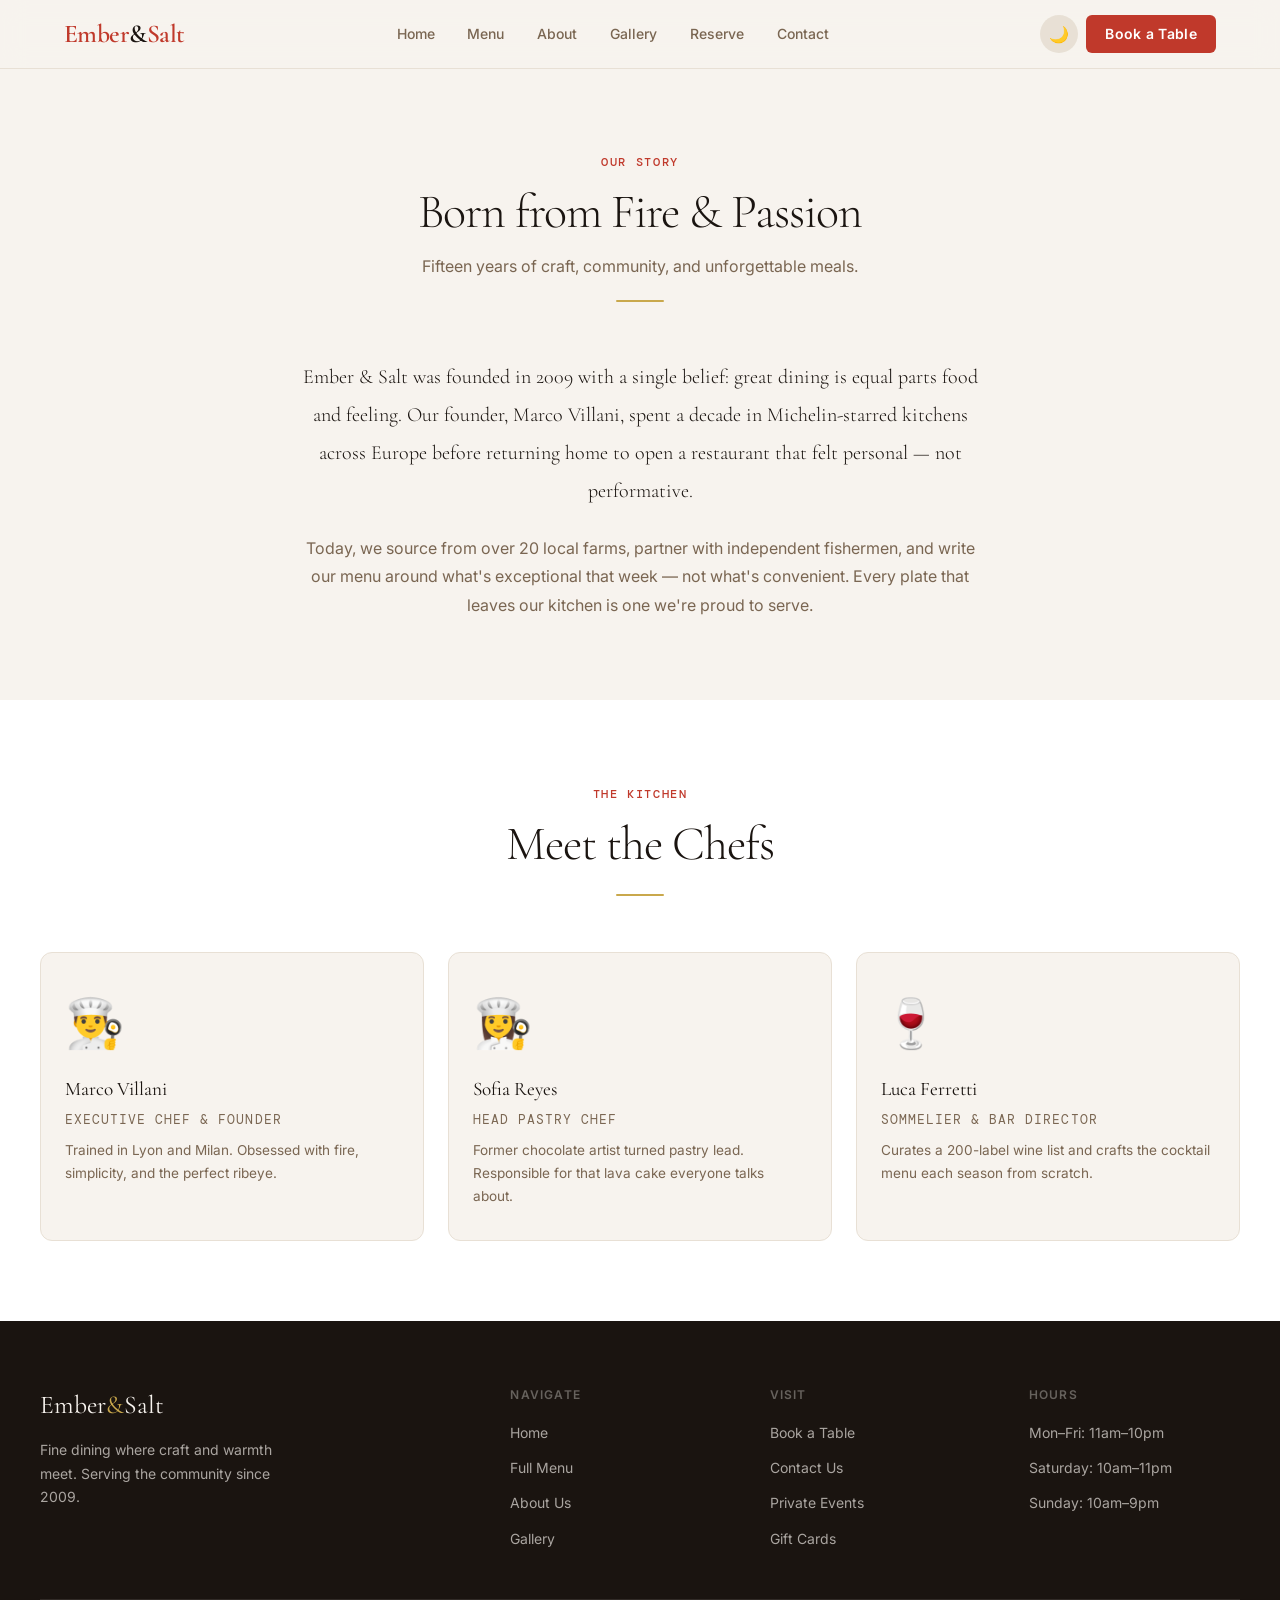
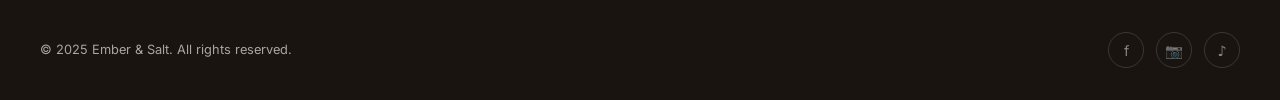
<file: about.html>
<!DOCTYPE html>
<html lang="en">
<head>
    <meta charset="UTF-8">
    <meta name="viewport" content="width=device-width, initial-scale=1.0">
    <title>About Us — Ember & Salt</title>
    <link rel="preconnect" href="https://fonts.googleapis.com">
    <link rel="preconnect" href="https://fonts.gstatic.com" crossorigin>
    <link href="https://fonts.googleapis.com/css2?family=Cormorant+Garamond:ital,wght@0,300;0,400;0,600;1,300;1,400&family=Inter:wght@300;400;500;600&family=DM+Mono:wght@400;500&display=swap" rel="stylesheet">
    <link rel="stylesheet" href="css/variables.css">
    <link rel="stylesheet" href="css/style.css">
    <link rel="stylesheet" href="css/animations.css">
    <link rel="stylesheet" href="css/responsive.css">
</head>
<body>

<div id="scroll-progress"></div>
<header id="site-header">
    <div class="nav-inner">
        <a href="index.html" class="nav-logo">Ember<span>&</span>Salt</a>
        <nav aria-label="Main navigation">
            <a href="index.html">Home</a>
            <a href="menu.html">Menu</a>
            <a href="about.html">About</a>
            <a href="gallery.html">Gallery</a>
            <a href="reservation.html">Reserve</a>
            <a href="contact.html">Contact</a>
        </nav>
        <div class="nav-actions">
            <button class="btn-theme" id="theme-toggle" aria-label="Toggle dark mode">🌙</button>
            <a href="reservation.html" class="btn-reserve">Book a Table</a>
            <button class="hamburger" id="hamburger" aria-label="Open menu" aria-expanded="false">
                <span></span><span></span><span></span>
            </button>
        </div>
    </div>
</header>

<div class="mobile-nav" id="mobile-nav">
    <a href="index.html"       class="mobile-link">Home</a>
    <a href="menu.html"        class="mobile-link">Menu</a>
    <a href="about.html"       class="mobile-link">About</a>
    <a href="gallery.html"     class="mobile-link">Gallery</a>
    <a href="reservation.html" class="mobile-link">Book a Table</a>
    <a href="contact.html"     class="mobile-link">Contact</a>
</div>

<main style="padding-top:68px">

    <!-- Story -->
    <section id="about-us">
        <div class="container">
            <div class="section-header fade-in">
                <span class="section-label">Our Story</span>
                <h2>Born from Fire & Passion</h2>
                <p>Fifteen years of craft, community, and unforgettable meals.</p>
                <div class="divider"></div>
            </div>
            <div style="max-width:680px;margin:0 auto;text-align:center" class="fade-in">
                <p style="font-family:var(--font-display);font-size:1.25rem;font-weight:300;line-height:1.9;color:var(--ink)">
                    Ember & Salt was founded in 2009 with a single belief: great dining is equal parts food and feeling.
                    Our founder, Marco Villani, spent a decade in Michelin-starred kitchens across Europe before returning
                    home to open a restaurant that felt personal — not performative.
                </p>
                <p style="margin-top:1.5rem;color:var(--warm-mid);line-height:1.8">
                    Today, we source from over 20 local farms, partner with independent fishermen, and write our menu
                    around what's exceptional that week — not what's convenient. Every plate that leaves our kitchen
                    is one we're proud to serve.
                </p>
            </div>
        </div>
    </section>

    <!-- Chefs -->
    <section id="our-chefs" style="background:var(--white)">
        <div class="container">
            <div class="section-header fade-in">
                <span class="section-label">The Kitchen</span>
                <h2>Meet the Chefs</h2>
                <div class="divider"></div>
            </div>
            <div class="why-grid">
                <div class="why-card fade-in" style="background:var(--salt);border-color:var(--border);text-align:left">
                    <div style="font-size:3rem;margin-bottom:1rem">👨‍🍳</div>
                    <h3 style="color:var(--ink)">Marco Villani</h3>
                    <p style="color:var(--warm-mid);font-size:0.8rem;margin-bottom:0.5rem;font-family:var(--font-mono);text-transform:uppercase;letter-spacing:0.08em">Executive Chef & Founder</p>
                    <p style="color:var(--warm-mid)">Trained in Lyon and Milan. Obsessed with fire, simplicity, and the perfect ribeye.</p>
                </div>
                <div class="why-card fade-in" style="background:var(--salt);border-color:var(--border);text-align:left">
                    <div style="font-size:3rem;margin-bottom:1rem">👩‍🍳</div>
                    <h3 style="color:var(--ink)">Sofia Reyes</h3>
                    <p style="color:var(--warm-mid);font-size:0.8rem;margin-bottom:0.5rem;font-family:var(--font-mono);text-transform:uppercase;letter-spacing:0.08em">Head Pastry Chef</p>
                    <p style="color:var(--warm-mid)">Former chocolate artist turned pastry lead. Responsible for that lava cake everyone talks about.</p>
                </div>
                <div class="why-card fade-in" style="background:var(--salt);border-color:var(--border);text-align:left">
                    <div style="font-size:3rem;margin-bottom:1rem">🍷</div>
                    <h3 style="color:var(--ink)">Luca Ferretti</h3>
                    <p style="color:var(--warm-mid);font-size:0.8rem;margin-bottom:0.5rem;font-family:var(--font-mono);text-transform:uppercase;letter-spacing:0.08em">Sommelier & Bar Director</p>
                    <p style="color:var(--warm-mid)">Curates a 200-label wine list and crafts the cocktail menu each season from scratch.</p>
                </div>
            </div>
        </div>
    </section>

</main>

<footer>
    <div class="footer-grid">
        <div class="footer-brand"><div class="logo">Ember<span>&</span>Salt</div><p>Fine dining where craft and warmth meet. Serving the community since 2009.</p></div>
        <div class="footer-col"><h5>Navigate</h5><ul><li><a href="index.html">Home</a></li><li><a href="menu.html">Full Menu</a></li><li><a href="about.html">About Us</a></li><li><a href="gallery.html">Gallery</a></li></ul></div>
        <div class="footer-col"><h5>Visit</h5><ul><li><a href="reservation.html">Book a Table</a></li><li><a href="contact.html">Contact Us</a></li><li><a href="contact.html">Private Events</a></li><li><a href="contact.html">Gift Cards</a></li></ul></div>
        <div class="footer-col"><h5>Hours</h5><ul><li><a>Mon–Fri: 11am–10pm</a></li><li><a>Saturday: 10am–11pm</a></li><li><a>Sunday: 10am–9pm</a></li></ul></div>
    </div>
    <div class="footer-bottom">
        <span>© 2025 Ember & Salt. All rights reserved.</span>
        <div class="social-links"><a href="#" class="social-link" aria-label="Facebook">f</a><a href="#" class="social-link" aria-label="Instagram">📷</a><a href="#" class="social-link" aria-label="TikTok">♪</a></div>
    </div>
</footer>

<button id="back-to-top" aria-label="Back to top">↑</button>
<div class="toast-stack" id="toast-stack" aria-live="polite"></div>

<script src="js/main.js"></script>
<script src="js/customer-auth.js"></script>
</body>
</html>
</file>
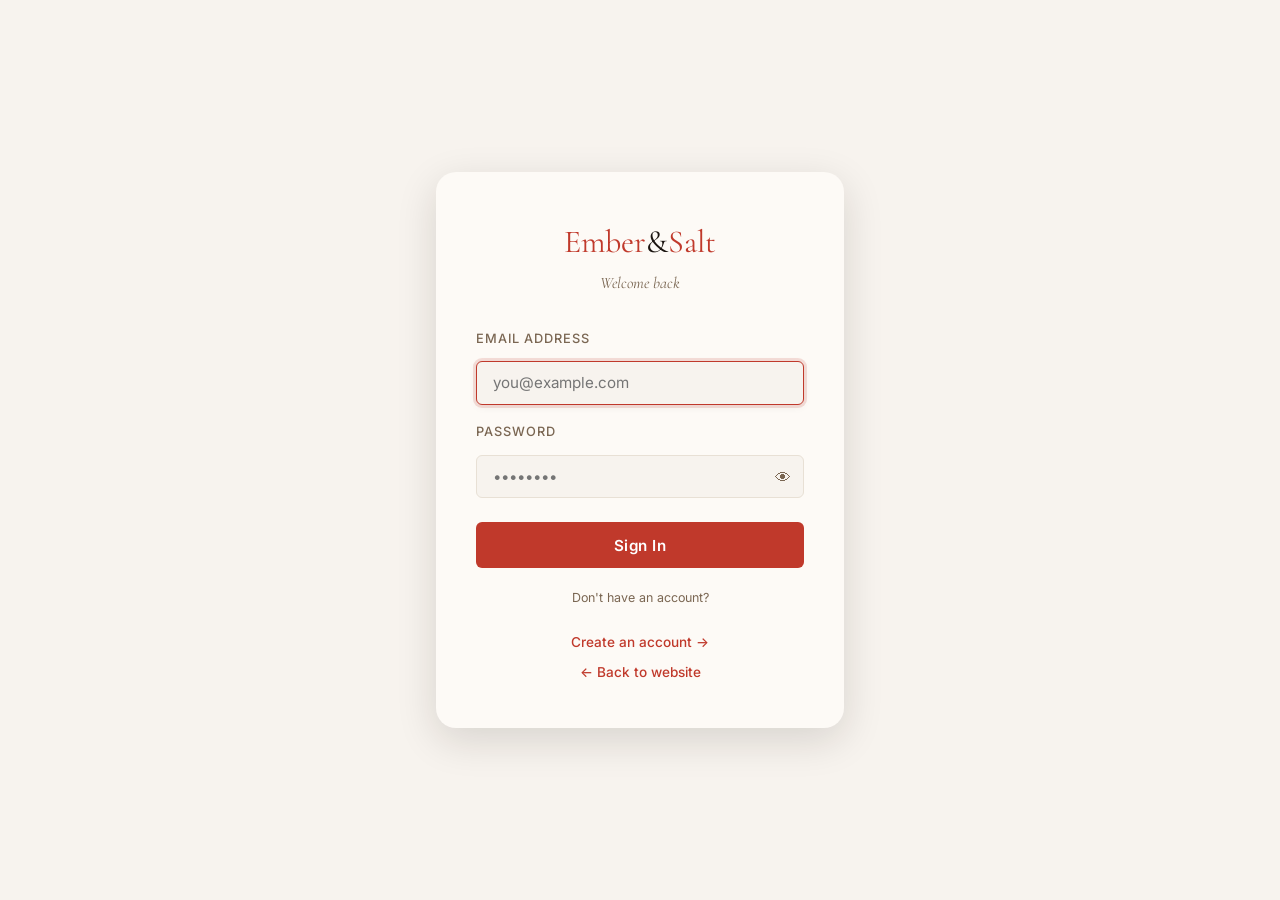
<file: account-login.html>
<!DOCTYPE html>
<html lang="en">
<head>
    <meta charset="UTF-8">
    <meta name="viewport" content="width=device-width, initial-scale=1.0">
    <title>Sign In — Ember & Salt</title>
    <link rel="preconnect" href="https://fonts.googleapis.com">
    <link rel="preconnect" href="https://fonts.gstatic.com" crossorigin>
    <link href="https://fonts.googleapis.com/css2?family=Cormorant+Garamond:ital,wght@0,300;0,400;0,600;1,300;1,400&family=Inter:wght@300;400;500;600&family=DM+Mono:wght@400;500&display=swap" rel="stylesheet">
    <link rel="stylesheet" href="css/variables.css">
    <link rel="stylesheet" href="css/style.css">
    <link rel="stylesheet" href="css/animations.css">
    <style>
        body { display:flex; align-items:center; justify-content:center; min-height:100vh; background:var(--salt); }
        .auth-wrap  { width:100%; max-width:440px; padding:1rem; }
        .auth-card  { background:var(--card-bg); border-radius:var(--radius-lg); box-shadow:var(--shadow-hover); padding:2.75rem 2.5rem; }
        .auth-logo  { text-align:center; font-family:var(--font-display); font-size:2rem; color:var(--ember); margin-bottom:0.25rem; }
        .auth-logo span { color:var(--ink); }
        .auth-subtitle { text-align:center; font-size:1rem; font-weight:400; color:var(--warm-mid); margin-bottom:2rem; font-family:var(--font-display); font-style:italic; }
        .form-group  { margin-top:1rem; }
        .form-group label { display:block; font-size:0.8rem; font-weight:500; text-transform:uppercase; letter-spacing:0.08em; color:var(--warm-mid); margin-bottom:0.4rem; }
        .form-group input { width:100%; padding:0.7rem 1rem; border:1px solid var(--border); border-radius:var(--radius-sm); background:var(--salt); color:var(--ink); font-family:var(--font-body); font-size:0.95rem; transition:border-color var(--transition); }
        .form-group input:focus { outline:none; border-color:var(--ember); }
        .form-group input.error { border-color:var(--ember); }
        .field-error { display:none; font-size:0.78rem; color:var(--ember); margin-top:0.3rem; }
        .form-group input.error ~ .field-error { display:block; }
        .btn-submit { width:100%; margin-top:1.5rem; padding:0.85rem; background:var(--ember); color:#fff; border-radius:var(--radius-sm); font-size:0.95rem; font-weight:600; letter-spacing:0.03em; cursor:pointer; border:none; transition:opacity var(--transition); }
        .btn-submit:hover:not(:disabled) { opacity:0.88; }
        .btn-submit:disabled { opacity:0.6; cursor:not-allowed; }
        .auth-error { color:var(--ember); font-size:0.85rem; margin-top:0.85rem; text-align:center; display:none; }
        .auth-error.show { display:block; }
        .auth-footer { text-align:center; margin-top:1.5rem; font-size:0.85rem; color:var(--warm-mid); }
        .auth-footer a { color:var(--ember); font-weight:500; }
        .auth-divider { text-align:center; margin:1.25rem 0 0; font-size:0.78rem; color:var(--warm-mid); }
        .password-wrap { position:relative; }
        .password-wrap input { padding-right:2.75rem; }
        .toggle-pw { position:absolute; right:0.8rem; top:50%; transform:translateY(-50%); background:none; border:none; cursor:pointer; color:var(--warm-mid); font-size:1rem; padding:0; }
        .toggle-pw:hover { color:var(--ember); }
    </style>
</head>
<body>
<div class="auth-wrap">
    <div class="auth-card">
        <div class="auth-logo">Ember<span>&</span>Salt</div>
        <p class="auth-subtitle">Welcome back</p>

        <form id="login-form" novalidate>
            <input type="hidden" name="csrf_token" id="csrf-token">

            <div class="form-group">
                <label for="email">Email address</label>
                <input type="email" id="email" name="email" placeholder="you@example.com" required autofocus
                       autocomplete="email">
                <span class="field-error">Enter a valid email address.</span>
            </div>

            <div class="form-group">
                <label for="password">Password</label>
                <div class="password-wrap">
                    <input type="password" id="password" name="password" placeholder="••••••••" required
                           autocomplete="current-password">
                    <button type="button" class="toggle-pw" id="toggle-pw" aria-label="Toggle password visibility">👁</button>
                </div>
                <span class="field-error">Password is required.</span>
            </div>

            <button type="submit" class="btn-submit" id="submit-btn">Sign In</button>
            <p class="auth-error" id="auth-error" role="alert"></p>
        </form>

        <p class="auth-divider">Don't have an account?</p>
        <p class="auth-footer"><a href="register.html">Create an account →</a></p>
        <p class="auth-footer" style="margin-top:0.5rem"><a href="index.html">← Back to website</a></p>
    </div>
</div>

<div class="toast-stack" id="toast-stack" aria-live="polite"></div>

<script src="js/main.js"></script>
<script src="js/customer-auth.js"></script>
<script>
(async () => {
    // Redirect if already logged in
    try {
        const res  = await fetch('php/customer_auth_check.php');
        const data = await res.json();
        if (data.success) { window.location.href = 'account.html'; return; }
    } catch {}

    // Fetch CSRF token
    const token = await getCsrfToken('customer_login');
    if (token) document.getElementById('csrf-token').value = token;

    // Password toggle
    document.getElementById('toggle-pw')?.addEventListener('click', () => {
        const pw = document.getElementById('password');
        pw.type = pw.type === 'password' ? 'text' : 'password';
    });

    // Form submit
    const form      = document.getElementById('login-form');
    const errorEl   = document.getElementById('auth-error');
    const submitBtn = document.getElementById('submit-btn');

    form.addEventListener('submit', async e => {
        e.preventDefault();
        errorEl.classList.remove('show');

        const emailInput = document.getElementById('email');
        const pwInput    = document.getElementById('password');
        let valid = true;

        if (!emailInput.value.trim() || !/^[^\s@]+@[^\s@]+\.[^\s@]+$/.test(emailInput.value)) {
            emailInput.classList.add('error'); valid = false;
        }
        if (!pwInput.value) { pwInput.classList.add('error'); valid = false; }
        if (!valid) return;

        submitBtn.disabled    = true;
        submitBtn.textContent = 'Signing in…';

        try {
            const res  = await fetch('php/customer_login.php', { method:'POST', body: new FormData(form) });
            const data = await res.json();

            if (data.success) {
                showToast('Welcome back!', 'success');
                const params = new URLSearchParams(window.location.search);
                    const returnTo = params.get('return');
                    setTimeout(() => window.location.href = returnTo || data.data.redirect, 500);
            } else {
                errorEl.textContent = data.message || 'Invalid credentials.';
                errorEl.classList.add('show');
                // Refresh CSRF token after failure
                const newToken = await getCsrfToken('customer_login');
                if (newToken) document.getElementById('csrf-token').value = newToken;
                submitBtn.disabled    = false;
                submitBtn.textContent = 'Sign In';
            }
        } catch {
            errorEl.textContent = 'Network error. Please try again.';
            errorEl.classList.add('show');
            submitBtn.disabled    = false;
            submitBtn.textContent = 'Sign In';
        }
    });

    // Clear error state on input
    ['email','password'].forEach(id => {
        document.getElementById(id)?.addEventListener('input', function(){ this.classList.remove('error'); });
    });
})();
</script>
</body>
</html>
</file>
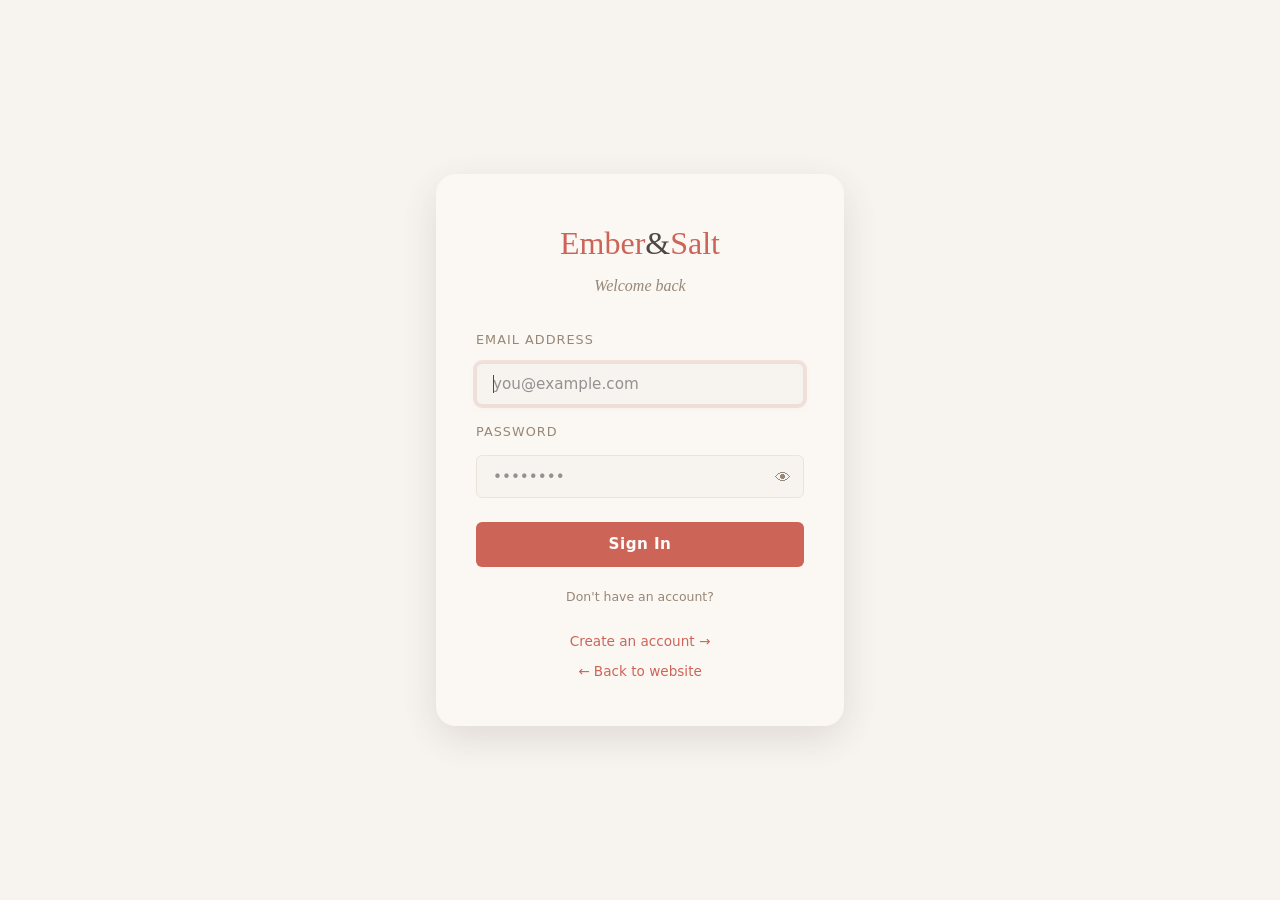
<file: account.html>
<!DOCTYPE html>
<html lang="en">
<head>
    <meta charset="UTF-8">
    <meta name="viewport" content="width=device-width, initial-scale=1.0">
    <title>My Account — Ember & Salt</title>
    <link rel="preconnect" href="https://fonts.googleapis.com">
    <link rel="preconnect" href="https://fonts.gstatic.com" crossorigin>
    <link href="https://fonts.googleapis.com/css2?family=Cormorant+Garamond:ital,wght@0,300;0,400;0,600;1,300;1,400&family=Inter:wght@300;400;500;600&family=DM+Mono:wght@400;500&display=swap" rel="stylesheet">
    <link rel="stylesheet" href="css/variables.css">
    <link rel="stylesheet" href="css/style.css">
    <link rel="stylesheet" href="css/animations.css">
    <link rel="stylesheet" href="css/responsive.css">
    <style>
        .page-hero { padding:7rem 1.5rem 2.5rem; max-width:900px; margin:0 auto; }
        .page-hero h1 { font-family:var(--font-display); font-size:clamp(2rem,5vw,3rem); color:var(--ink); }
        .page-hero p  { color:var(--warm-mid); margin-top:0.4rem; font-style:italic; font-family:var(--font-display); }
        .account-grid { max-width:900px; margin:0 auto; padding:0 1.5rem 4rem; display:grid; gap:1.5rem; }
        .account-card { background:var(--card-bg); border-radius:var(--radius-lg); box-shadow:var(--shadow-card); padding:2rem; }
        .account-card h2 { font-family:var(--font-display); font-size:1.4rem; margin-bottom:1.25rem; display:flex; align-items:center; gap:0.5rem; }
        .account-card h2 .icon { font-size:1.1rem; }
        .profile-row { display:flex; align-items:center; gap:1.25rem; }
        .profile-avatar { width:64px; height:64px; border-radius:50%; background:var(--ember); display:flex; align-items:center; justify-content:center; font-family:var(--font-display); font-size:1.6rem; color:#fff; flex-shrink:0; }
        .profile-info { min-width: 0; flex: 1; }
        .profile-info strong { display: block; font-size: 1.05rem; white-space: nowrap; overflow: hidden; text-overflow: ellipsis; }
        .profile-info span { display: block; font-size: 0.875rem; color: var(--warm-mid); font-family: var(--font-mono); white-space: nowrap; overflow: hidden; text-overflow: ellipsis; }
        .btn-signout { margin-top:1rem; padding:0.55rem 1.2rem; border:1px solid var(--border); border-radius:var(--radius-sm); font-size:0.85rem; color:var(--warm-mid); cursor:pointer; transition:background var(--transition), color var(--transition); }
        .btn-signout:hover { background:var(--ember); color:#fff; border-color:var(--ember); }

        /* Empty state */
        .empty-state { text-align:center; padding:2.5rem 1rem; color:var(--warm-mid); }
        .empty-state .empty-icon { font-size:2.5rem; margin-bottom:0.75rem; }
        .empty-state p { font-size:0.9rem; }
        .empty-state a { color:var(--ember); font-weight:500; }

        /* Table */
        .data-table { width:100%; border-collapse:collapse; font-size:0.875rem; }
        .data-table th { text-align:left; padding:0.5rem 0.75rem; font-size:0.75rem; text-transform:uppercase; letter-spacing:0.08em; color:var(--warm-mid); border-bottom:2px solid var(--border); }
        .data-table td { padding:0.75rem; border-bottom:1px solid var(--border); vertical-align:middle; }
        .data-table tr:last-child td { border-bottom:none; }
        .data-table tr:hover td { background:var(--salt); }

        /* Status badges */
        .badge { display:inline-block; padding:0.2rem 0.6rem; border-radius:20px; font-size:0.72rem; font-weight:600; letter-spacing:0.04em; text-transform:uppercase; font-family:var(--font-mono); }
        .badge-pending   { background:#FEF3C7; color:#92400E; }
        .badge-confirmed { background:#D1FAE5; color:#065F46; }
        .badge-cancelled { background:#FEE2E2; color:#991B1B; }
        .badge-completed { background:#E0E7FF; color:#3730A3; }
        .badge-preparing { background:#FED7AA; color:#92400E; }
        .badge-delivered { background:#D1FAE5; color:#065F46; }

        /* Tabs */
        .account-tabs { display:flex; gap:0.5rem; border-bottom:2px solid var(--border); margin-bottom:1.5rem; }
        .tab-btn { padding:0.6rem 1rem; font-size:0.875rem; font-weight:500; color:var(--warm-mid); border-bottom:2px solid transparent; margin-bottom:-2px; cursor:pointer; transition:color var(--transition), border-color var(--transition); }
        .tab-btn.active { color:var(--ember); border-bottom-color:var(--ember); }
        .tab-panel { display:none; }
        .tab-panel.active { display:block; }

        /* Loading skeleton */
        .skeleton { background:linear-gradient(90deg, var(--border) 25%, var(--salt) 50%, var(--border) 75%); background-size:200% 100%; animation:shimmer 1.4s infinite; border-radius:4px; height:14px; margin:0.5rem 0; }
        @keyframes shimmer { 0%{background-position:200% 0} 100%{background-position:-200% 0} }
        .skeleton-row { display:flex; gap:1rem; padding:0.75rem 0; border-bottom:1px solid var(--border); }
        .skeleton-row .s1 { flex:2; } .skeleton-row .s2 { flex:1; } .skeleton-row .s3 { flex:1; }

        @media(max-width:600px) {
            .data-table th:nth-child(n+4), .data-table td:nth-child(n+4) { display:none; }
            .profile-row { flex-direction:column; text-align:center; }
        }
        @media(min-width:768px) { .account-grid { grid-template-columns:280px 1fr; } }
    </style>
</head>
<body>

<!-- Navigation (same pattern as all pages) -->
<div id="scroll-progress"></div>
<header id="site-header">
    <div class="nav-inner">
        <a href="index.html" class="nav-logo">Ember<span>&</span>Salt</a>
        <nav aria-label="Main navigation">
            <a href="index.html">Home</a>
            <a href="menu.html">Menu</a>
            <a href="about.html">About Us</a>
            <a href="gallery.html">Gallery</a>
            <a href="reservation.html">Reserve</a>
            <a href="contact.html">Contact</a>
        </nav>
        <div class="nav-actions">
            <button class="btn-theme" id="theme-toggle" aria-label="Toggle dark mode">🌙</button>
            <a href="reservation.html" class="btn-reserve">Book a Table</a>
            <button class="hamburger" id="hamburger" aria-label="Open menu" aria-expanded="false">
                <span></span><span></span><span></span>
            </button>
        </div>
    </div>
</header>
<div class="mobile-nav" id="mobile-nav">
    <a href="index.html"       class="mobile-link">Home</a>
    <a href="menu.html"        class="mobile-link">Menu</a>
    <a href="about.html"       class="mobile-link">About Us</a>
    <a href="gallery.html"     class="mobile-link">Gallery</a>
    <a href="reservation.html" class="mobile-link">Reservations</a>
    <a href="contact.html"     class="mobile-link">Contact</a>
</div>

<div class="page-hero">
    <h1 id="page-greeting">My Account</h1>
    <p>Manage your reservations and order history</p>
</div>

<div class="account-grid" id="account-grid">
    <!-- Profile card -->
    <div class="account-card" id="profile-card">
        <h2><span class="icon">👤</span> Profile</h2>
        <div class="profile-row">
            <div class="profile-avatar" id="profile-avatar">?</div>
            <div class="profile-info">
                <strong id="profile-name">Loading…</strong>
                <span   id="profile-email"></span>
            </div>
        </div>
        <button class="btn-signout" id="profile-signout-btn">Sign Out</button>
    </div>

    <!-- Activity card -->
    <div class="account-card">
        <div class="account-tabs" role="tablist">
            <button class="tab-btn active" role="tab" aria-selected="true"  data-tab="reservations">Reservations</button>
            <button class="tab-btn"        role="tab" aria-selected="false" data-tab="orders">Orders</button>
        </div>

        <!-- Reservations tab -->
        <div class="tab-panel active" id="tab-reservations">
            <div id="reservations-loading">
                <div class="skeleton-row"><div class="skeleton s1"></div><div class="skeleton s2"></div><div class="skeleton s3"></div></div>
                <div class="skeleton-row"><div class="skeleton s1"></div><div class="skeleton s2"></div><div class="skeleton s3"></div></div>
                <div class="skeleton-row"><div class="skeleton s1"></div><div class="skeleton s2"></div><div class="skeleton s3"></div></div>
            </div>
            <div id="reservations-content" style="display:none"></div>
        </div>

        <!-- Orders tab -->
        <div class="tab-panel" id="tab-orders">
            <div id="orders-loading">
                <div class="skeleton-row"><div class="skeleton s1"></div><div class="skeleton s2"></div><div class="skeleton s3"></div></div>
                <div class="skeleton-row"><div class="skeleton s1"></div><div class="skeleton s2"></div><div class="skeleton s3"></div></div>
            </div>
            <div id="orders-content" style="display:none"></div>
        </div>
    </div>
</div>

<div class="toast-stack" id="toast-stack" aria-live="polite"></div>

<script src="js/main.js"></script>
<script src="js/customer-auth.js"></script>
<script>
(async () => {
    // Guard: redirect to login if not authenticated
    let accountData;
    try {
        const res  = await fetch('php/customer_auth_check.php');
        const data = await res.json();
        if (!data.success) { window.location.href = 'account-login.html'; return; }
    } catch { window.location.href = 'account-login.html'; return; }

    // Load account data
    try {
        const res  = await fetch('php/customer_account.php');
        accountData = await res.json();
    } catch {
        accountData = { success: false };
    }

    if (!accountData?.success) {
        document.getElementById('profile-name').textContent  = 'Error loading account.';
        return;
    }

    const { name, email, reservations, orders } = accountData.data;
    const firstName = name.split(' ')[0];

    // Populate profile
    document.getElementById('page-greeting').textContent = `Welcome back, ${firstName}`;
    document.getElementById('profile-name').textContent  = name;
    document.getElementById('profile-email').textContent = email;
    document.getElementById('profile-avatar').textContent = name.charAt(0).toUpperCase();

    // Sign out
    document.getElementById('profile-signout-btn')?.addEventListener('click', async () => {
        await fetch('php/customer_logout.php');
        window.location.href = 'index.html';
    });

    // Badge helper
    function badge(status) {
        const map = {
            pending:'badge-pending', confirmed:'badge-confirmed', cancelled:'badge-cancelled',
            completed:'badge-completed', preparing:'badge-preparing', delivered:'badge-delivered',
        };
        const cls = map[(status||'').toLowerCase()] || 'badge-pending';
        return `<span class="badge ${cls}">${status || 'Pending'}</span>`;
    }

    // Format date
    function fmtDate(d) {
        if (!d) return '—';
        return new Date(d).toLocaleDateString('en-PH', { year:'numeric', month:'short', day:'numeric' });
    }

    // Render reservations
    document.getElementById('reservations-loading').style.display = 'none';
    const rCont = document.getElementById('reservations-content');
    rCont.style.display = 'block';

    if (!reservations?.length) {
        rCont.innerHTML = `<div class="empty-state">
            <div class="empty-icon">🍽️</div>
            <p>No reservations yet. <a href="reservation.html">Book a table</a> for your next visit.</p>
        </div>`;
    } else {
        rCont.innerHTML = `<div style="overflow-x:auto"><table class="data-table">
            <thead><tr>
                <th>Date</th><th>Time</th><th>Guests</th><th>Status</th><th>Requests</th>
            </tr></thead>
            <tbody>
            ${reservations.map(r => `<tr>
                <td>${fmtDate(r.reservation_date)}</td>
                <td style="font-family:var(--font-mono)">${r.reservation_time?.slice(0,5) || '—'}</td>
                <td>${r.guests}</td>
                <td>${badge(r.status)}</td>
                <td style="color:var(--warm-mid);font-size:0.82rem">${r.special_requests || '—'}</td>
            </tr>`).join('')}
            </tbody></table></div>`;
    }

    // Render orders
    document.getElementById('orders-loading').style.display = 'none';
    const oCont = document.getElementById('orders-content');
    oCont.style.display = 'block';

    if (!orders?.length) {
        oCont.innerHTML = `<div class="empty-state">
            <div class="empty-icon">📦</div>
            <p>No orders yet. <a href="menu.html">Browse the menu</a> to place your first order.</p>
        </div>`;
    } else {
        oCont.innerHTML = `<div style="overflow-x:auto"><table class="data-table">
            <thead><tr>
                <th>Date</th><th>Items</th><th>Total</th><th>Status</th>
            </tr></thead>
            <tbody>
            ${orders.map(o => {
                let items = o.items;
                try { const parsed = JSON.parse(o.items); items = Array.isArray(parsed) ? parsed.map(i=>i.name||i).join(', ') : o.items; } catch{}
                return `<tr>
                    <td>${fmtDate(o.order_date)}</td>
                    <td style="font-size:0.82rem;color:var(--warm-mid)">${items}</td>
                    <td style="font-family:var(--font-mono)">₱${parseFloat(o.total_amount).toFixed(2)}</td>
                    <td>${badge(o.status)}</td>
                </tr>`;
            }).join('')}
            </tbody></table></div>`;
    }

    // Tabs
    document.querySelectorAll('.tab-btn').forEach(btn => {
        btn.addEventListener('click', () => {
            document.querySelectorAll('.tab-btn, .tab-panel').forEach(el => {
                el.classList.remove('active');
                if (el.getAttribute('role') === 'tab') el.setAttribute('aria-selected', false);
            });
            btn.classList.add('active');
            btn.setAttribute('aria-selected', true);
            document.getElementById(`tab-${btn.dataset.tab}`)?.classList.add('active');
        });
    });
})();
</script>
</body>
</html>
</file>
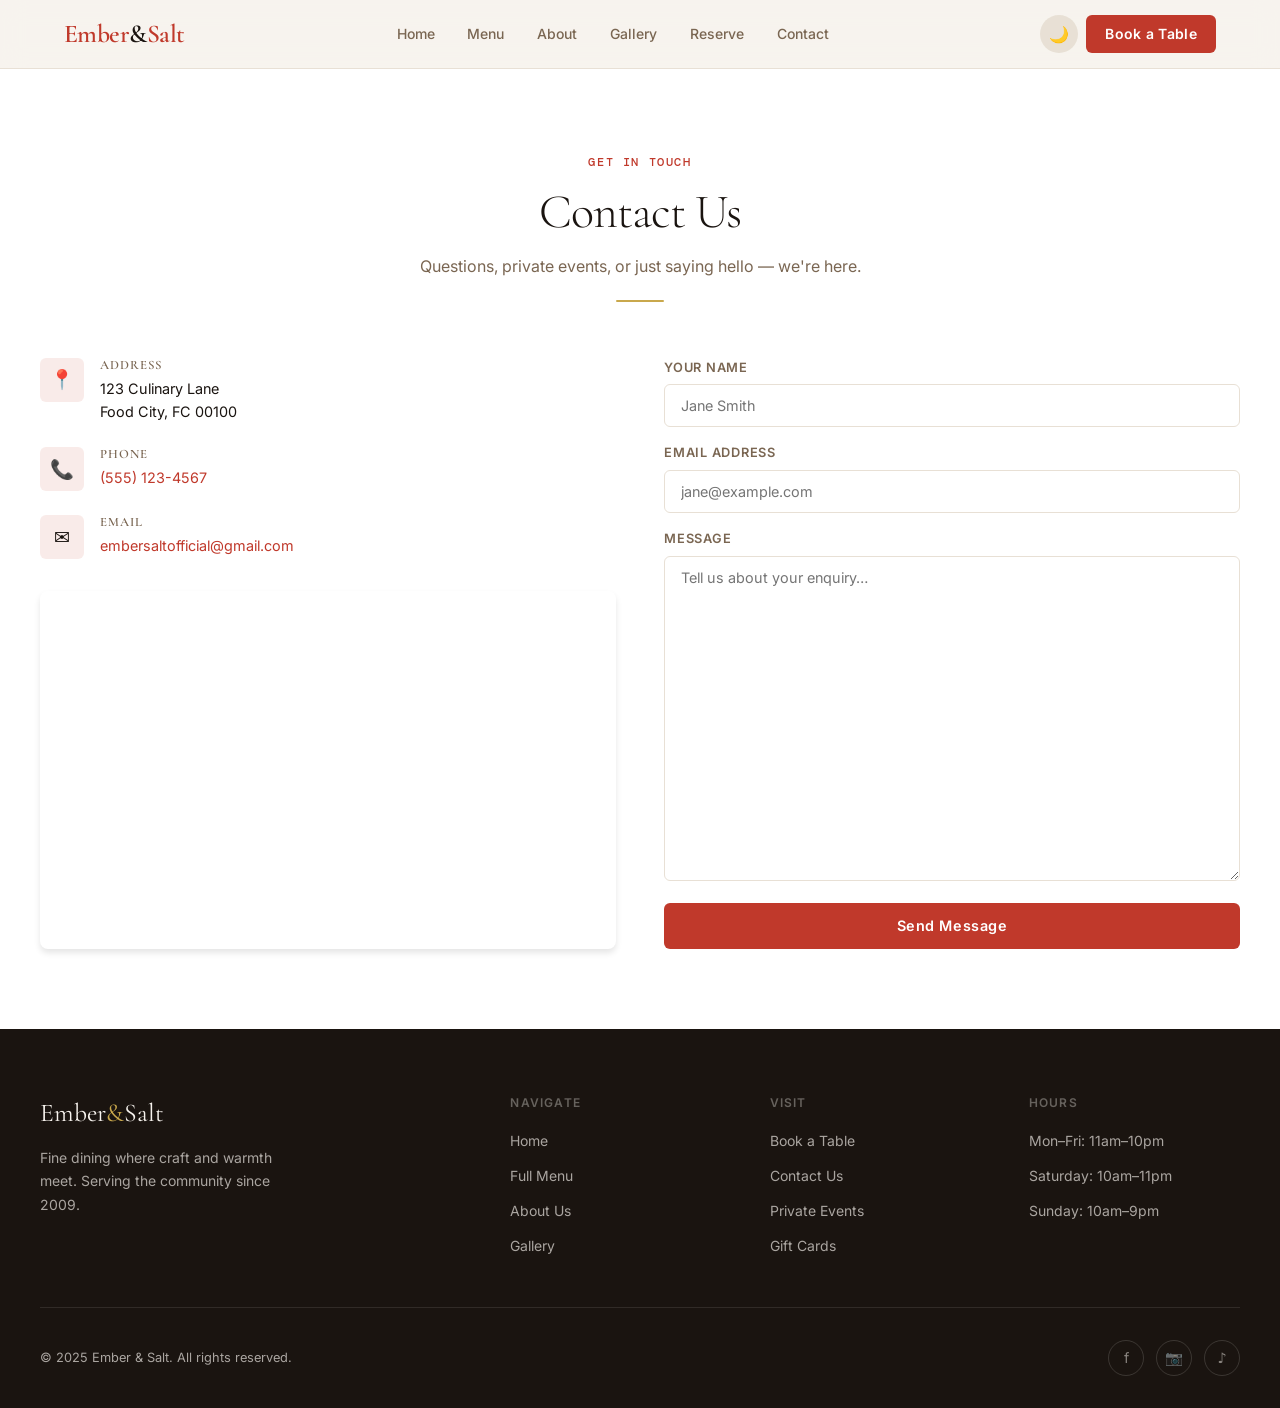
<file: contact.html>
<!DOCTYPE html>
<html lang="en">
<head>
    <meta charset="UTF-8">
    <meta name="viewport" content="width=device-width, initial-scale=1.0">
    <title>Contact — Ember & Salt</title>
    <link rel="preconnect" href="https://fonts.googleapis.com">
    <link rel="preconnect" href="https://fonts.gstatic.com" crossorigin>
    <link href="https://fonts.googleapis.com/css2?family=Cormorant+Garamond:ital,wght@0,300;0,400;0,600;1,300;1,400&family=Inter:wght@300;400;500;600&family=DM+Mono:wght@400;500&display=swap" rel="stylesheet">
    <link rel="stylesheet" href="css/variables.css">
    <link rel="stylesheet" href="css/style.css">
    <link rel="stylesheet" href="css/animations.css">
    <link rel="stylesheet" href="css/responsive.css">
</head>
<body>

<div id="scroll-progress"></div>
<header id="site-header">
    <div class="nav-inner">
        <a href="index.html" class="nav-logo">Ember<span>&</span>Salt</a>
        <nav aria-label="Main navigation">
            <a href="index.html">Home</a>
            <a href="menu.html">Menu</a>
            <a href="about.html">About</a>
            <a href="gallery.html">Gallery</a>
            <a href="reservation.html">Reserve</a>
            <a href="contact.html">Contact</a>
        </nav>
        <div class="nav-actions">
            <button class="btn-theme" id="theme-toggle" aria-label="Toggle dark mode">🌙</button>
            <a href="reservation.html" class="btn-reserve">Book a Table</a>
            <button class="hamburger" id="hamburger" aria-label="Open menu" aria-expanded="false">
                <span></span><span></span><span></span>
            </button>
        </div>
    </div>
</header>

<div class="mobile-nav" id="mobile-nav">
    <a href="index.html"       class="mobile-link">Home</a>
    <a href="menu.html"        class="mobile-link">Menu</a>
    <a href="about.html"       class="mobile-link">About</a>
    <a href="gallery.html"     class="mobile-link">Gallery</a>
    <a href="reservation.html" class="mobile-link">Book a Table</a>
    <a href="contact.html"     class="mobile-link">Contact</a>
</div>

<main style="padding-top:68px">
<section id="contact">
    <div class="container">
        <div class="section-header fade-in">
            <span class="section-label">Get in Touch</span>
            <h2>Contact Us</h2>
            <p>Questions, private events, or just saying hello — we're here.</p>
            <div class="divider"></div>
        </div>
        <div class="contact-grid fade-in">
            <div>
                <div class="contact-info-block" style="margin-bottom:2rem">
                    <div class="contact-item">
                        <div class="contact-icon">📍</div>
                        <div><h4>Address</h4><p>123 Culinary Lane<br>Food City, FC 00100</p></div>
                    </div>
                    <div class="contact-item">
                        <div class="contact-icon">📞</div>
                        <div><h4>Phone</h4><p><a href="tel:+15551234567" style="color:var(--ember)">(555) 123-4567</a></p></div>
                    </div>
                    <div class="contact-item">
                        <div class="contact-icon">✉️</div>
                        <div><h4>Email</h4><p><a href="mailto:embersaltofficial@gmail.com" style="color:var(--ember)">embersaltofficial@gmail.com</a></p></div>
                    </div>
                </div>
                <!--Map-placeholder-->
                <div class="map-container" style="border-radius: 8px; overflow: hidden; box-shadow: 0 4px 6px rgba(0,0,0,0.1);">
                    <iframe 
                        src="https://www.google.com/maps/embed?pb=!1m10!1m8!1m3!1d1935.7574819000515!2d121.3544818256776!3d13.98745177008507!3m2!1i1024!2i768!4f13.1!5e0!3m2!1sen!2sph!4v1782743799885!5m2!1sen!2sph" 
                        width="100%" 
                        height="350" 
                        style="border:0;" 
                        allowfullscreen="" 
                        loading="lazy" 
                        referrerpolicy="no-referrer-when-downgrade">
                    </iframe>
                </div>
            </div>
            <div>
                <form class="contact-form" id="contact-form" novalidate>
                    <div class="form-group">
                        <label for="c-name">Your Name</label>
                        <input type="text" id="c-name" placeholder="Jane Smith" required>
                        <span class="field-error">Please enter your name.</span>
                    </div>
                    <div class="form-group">
                        <label for="c-email">Email Address</label>
                        <input type="email" id="c-email" placeholder="jane@example.com" required>
                        <span class="field-error">Valid email required.</span>
                    </div>
                    <div class="form-group">
                        <label for="c-message">Message</label>
                        <textarea id="c-message" style="min-height:325px" placeholder="Tell us about your enquiry…" required></textarea>
                        <span class="field-error">Please enter a message.</span>
                    </div>
                    <button type="submit" class="btn-submit">Send Message</button>
                </form>
            </div>
        </div>
    </div>
</section>
</main>

<footer>
    <div class="footer-grid">
        <div class="footer-brand"><div class="logo">Ember<span>&</span>Salt</div><p>Fine dining where craft and warmth meet. Serving the community since 2009.</p></div>
        <div class="footer-col"><h5>Navigate</h5><ul><li><a href="index.html">Home</a></li><li><a href="menu.html">Full Menu</a></li><li><a href="about.html">About Us</a></li><li><a href="gallery.html">Gallery</a></li></ul></div>
        <div class="footer-col"><h5>Visit</h5><ul><li><a href="reservation.html">Book a Table</a></li><li><a href="contact.html">Contact Us</a></li><li><a href="contact.html">Private Events</a></li><li><a href="contact.html">Gift Cards</a></li></ul></div>
        <div class="footer-col"><h5>Hours</h5><ul><li><a>Mon–Fri: 11am–10pm</a></li><li><a>Saturday: 10am–11pm</a></li><li><a>Sunday: 10am–9pm</a></li></ul></div>
    </div>
    <div class="footer-bottom">
        <span>© 2025 Ember & Salt. All rights reserved.</span>
        <div class="social-links"><a href="#" class="social-link" aria-label="Facebook">f</a><a href="#" class="social-link" aria-label="Instagram">📷</a><a href="#" class="social-link" aria-label="TikTok">♪</a></div>
    </div>
</footer>

<button id="back-to-top" aria-label="Back to top">↑</button>
<div class="toast-stack" id="toast-stack" aria-live="polite"></div>

<script src="js/main.js"></script>
<script src="js/auth-gate.js"></script>
<script src="js/customer-auth.js"></script>
<script src="js/contact.js"></script>
</body>
</html>
</file>
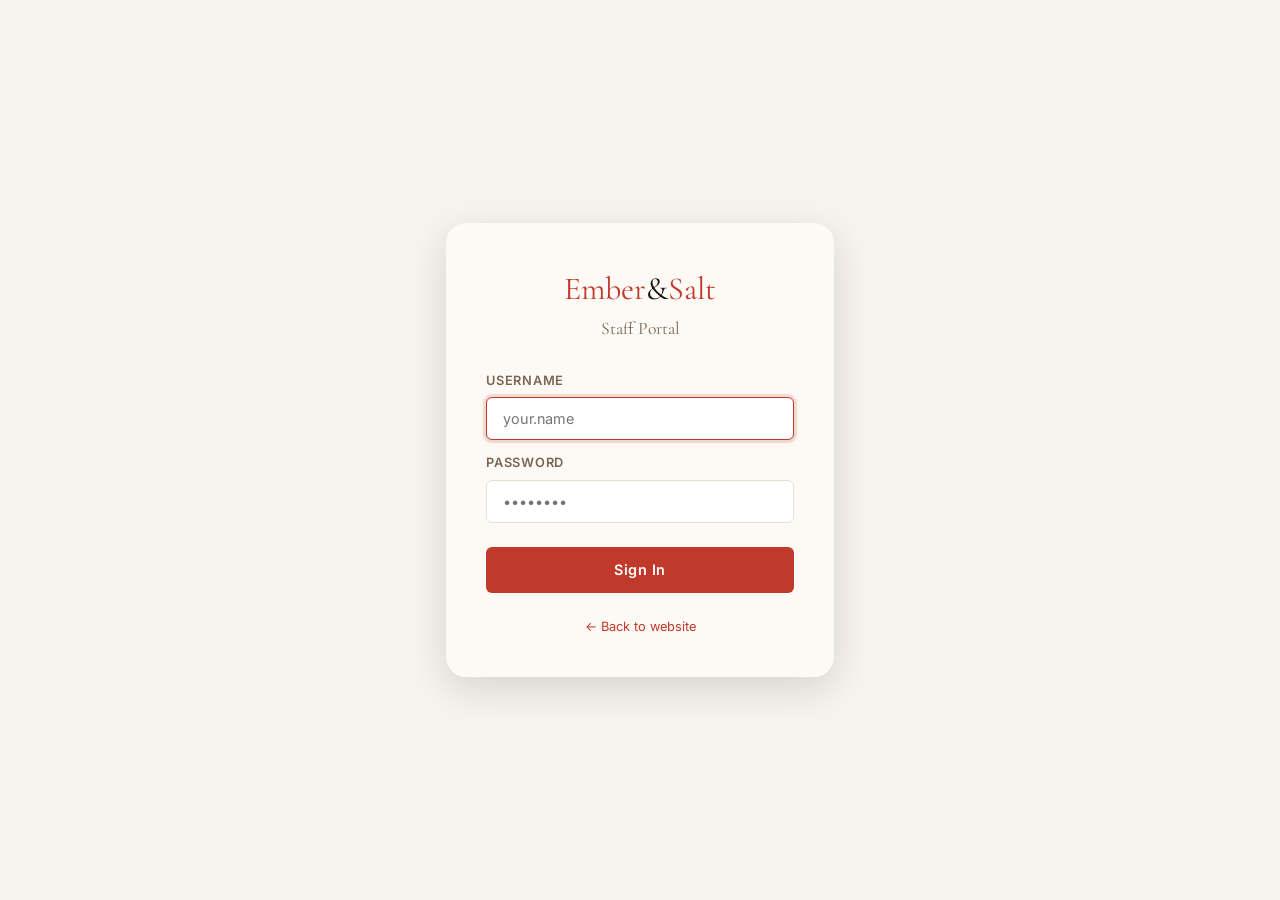
<file: login.html>
<!DOCTYPE html>
<html lang="en">
<head>
    <meta charset="UTF-8">
    <meta name="viewport" content="width=device-width, initial-scale=1.0">
    <title>Staff Login — Ember & Salt</title>
    <link rel="preconnect" href="https://fonts.googleapis.com">
    <link rel="preconnect" href="https://fonts.gstatic.com" crossorigin>
    <link href="https://fonts.googleapis.com/css2?family=Cormorant+Garamond:ital,wght@0,300;0,400;0,600;1,300;1,400&family=Inter:wght@300;400;500;600&family=DM+Mono:wght@400;500&display=swap" rel="stylesheet">
    <link rel="stylesheet" href="css/variables.css">
    <link rel="stylesheet" href="css/style.css">
    <link rel="stylesheet" href="css/animations.css">
    <style>
        body { display:flex; align-items:center; justify-content:center; min-height:100vh; background:var(--salt); }
        .login-wrap { width:100%; max-width:420px; padding:1rem; }
        .login-card { background:var(--card-bg); border-radius:var(--radius-lg); box-shadow:var(--shadow-hover); padding:2.5rem; }
        .login-logo { text-align:center; font-family:var(--font-display); font-size:2rem; color:var(--ember); margin-bottom:0.25rem; }
        .login-logo span { color:var(--ink); }
        .login-card h2 { text-align:center; font-size:1.1rem; font-weight:400; color:var(--warm-mid); margin-bottom:2rem; }
        .login-error { color:var(--ember); font-size:0.85rem; margin-top:0.75rem; text-align:center; display:none; }
        .login-error.show { display:block; }
    </style>
</head>
<body>
<div class="login-wrap">
    <div class="login-card">
        <div class="login-logo">Ember<span>&</span>Salt</div>
        <h2>Staff Portal</h2>

        <form id="login-form" novalidate>
            <input type="hidden" name="csrf_token" id="csrf-token">
            <div class="form-group">
                <label for="username">Username</label>
                <input type="text" id="username" name="username" placeholder="your.name" required autofocus>
                <span class="field-error">Username is required.</span>
            </div>
            <div class="form-group" style="margin-top:0.75rem">
                <label for="password">Password</label>
                <input type="password" id="password" name="password" placeholder="••••••••" required>
                <span class="field-error">Password is required.</span>
            </div>
            <button type="submit" class="btn-submit" id="login-btn" style="margin-top:1.5rem">Sign In</button>
            <p class="login-error" id="login-error"></p>
        </form>

        <p style="text-align:center;margin-top:1.5rem;font-size:0.8rem;color:var(--warm-mid)">
            <a href="index.html" style="color:var(--ember)">← Back to website</a>
        </p>
    </div>
</div>

<div class="toast-stack" id="toast-stack" aria-live="polite"></div>

<script src="js/main.js"></script>
<script src="js/customer-auth.js"></script>
<script>
    // Redirect if already logged in
    fetch('php/auth_check.php')
        .then(r => r.json())
        .then(d => {
            if (d.success) {
                window.location.href = d.data.must_change_password
                    ? 'admin/change-password.html'
                    : 'admin/dashboard.html';
            }
        })
        .catch(() => {});

    // Load CSRF token for the login form
    (async () => {
        const token = await getCsrfToken('admin_login');
        if (token) document.getElementById('csrf-token').value = token;
    })();

    const form     = document.getElementById('login-form');
    const errorEl  = document.getElementById('login-error');
    const loginBtn = document.getElementById('login-btn');

    form.addEventListener('submit', async e => {
        e.preventDefault();
        errorEl.classList.remove('show');

        const username = document.getElementById('username');
        const password = document.getElementById('password');
        let ok = true;
        if (!username.value.trim()) { username.classList.add('error'); ok = false; }
        if (!password.value)       { password.classList.add('error'); ok = false; }
        if (!ok) return;

        loginBtn.disabled    = true;
        loginBtn.textContent = 'Signing in…';

        try {
            const fd = new FormData(form);
            const res  = await fetch('php/login.php', { method:'POST', body: fd });
            const data = await res.json();

            if (data.success) {
                showToast('Welcome back!', 'success');
                setTimeout(() => window.location.href = data.data.redirect, 500);
            } else {
                errorEl.textContent = data.message || 'Invalid credentials.';
                errorEl.classList.add('show');
                loginBtn.disabled    = false;
                loginBtn.textContent = 'Sign In';
                // Refresh CSRF token (the previous one is now consumed/invalid)
                const newToken = await getCsrfToken('admin_login');
                if (newToken) document.getElementById('csrf-token').value = newToken;
            }
        } catch {
            errorEl.textContent = 'Network error. Please try again.';
            errorEl.classList.add('show');
            loginBtn.disabled    = false;
            loginBtn.textContent = 'Sign In';
        }
    });

    ['username','password'].forEach(id => {
        document.getElementById(id).addEventListener('input', function() {
            this.classList.remove('error');
        });
    });
</script>
</body>
</html>
</file>
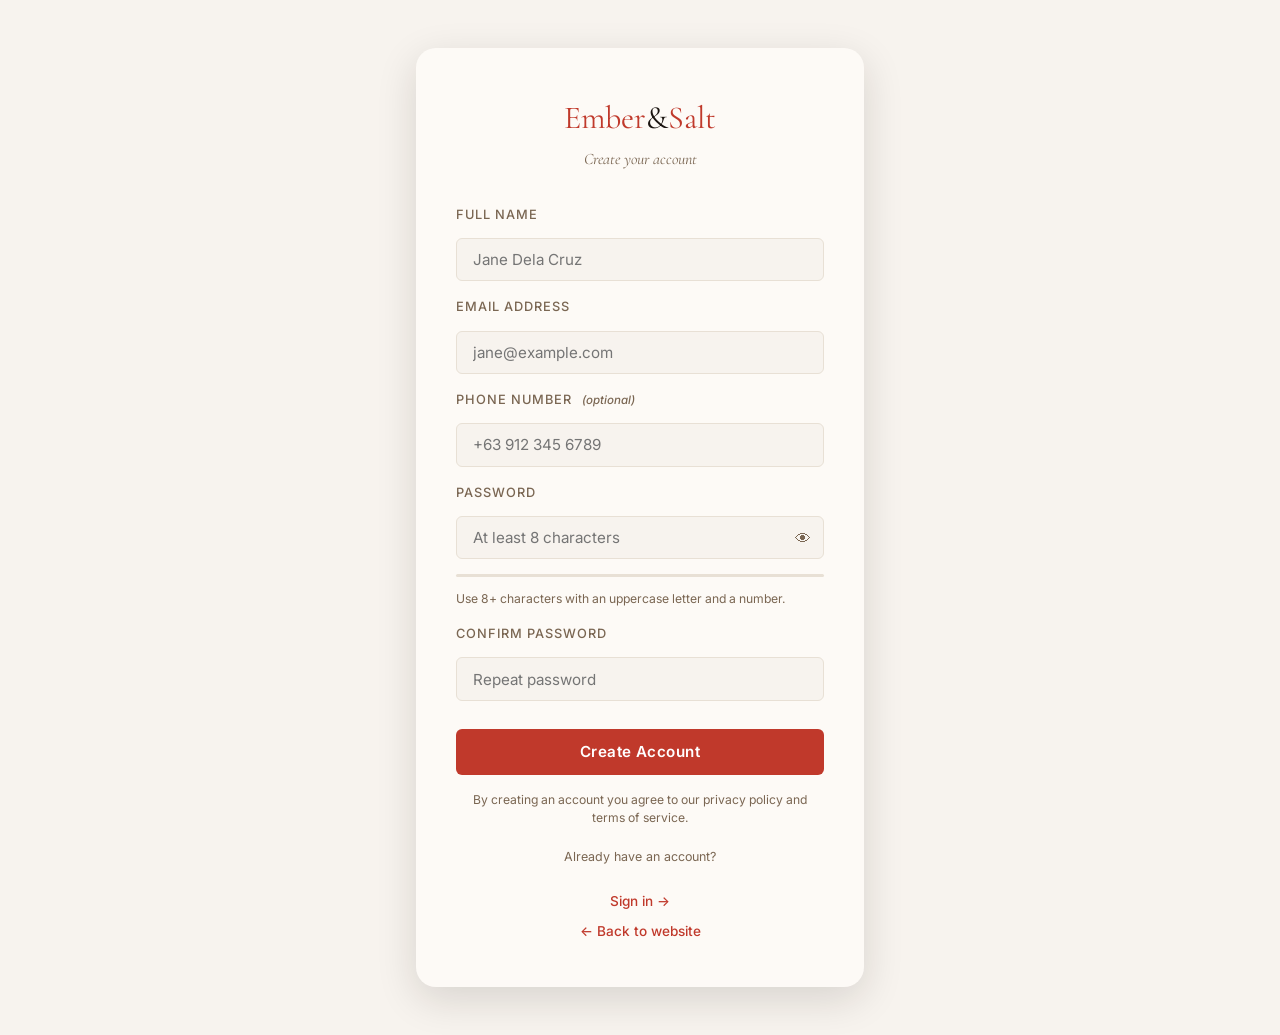
<file: register.html>
<!DOCTYPE html>
<html lang="en">
<head>
    <meta charset="UTF-8">
    <meta name="viewport" content="width=device-width, initial-scale=1.0">
    <title>Create Account — Ember & Salt</title>
    <link rel="preconnect" href="https://fonts.googleapis.com">
    <link rel="preconnect" href="https://fonts.gstatic.com" crossorigin>
    <link href="https://fonts.googleapis.com/css2?family=Cormorant+Garamond:ital,wght@0,300;0,400;0,600;1,300;1,400&family=Inter:wght@300;400;500;600&family=DM+Mono:wght@400;500&display=swap" rel="stylesheet">
    <link rel="stylesheet" href="css/variables.css">
    <link rel="stylesheet" href="css/style.css">
    <link rel="stylesheet" href="css/animations.css">
    <style>
        body { display:flex; align-items:center; justify-content:center; min-height:100vh; background:var(--salt); padding:2rem 0; }
        .auth-wrap  { width:100%; max-width:480px; padding:1rem; }
        .auth-card  { background:var(--card-bg); border-radius:var(--radius-lg); box-shadow:var(--shadow-hover); padding:2.75rem 2.5rem; }
        .auth-logo  { text-align:center; font-family:var(--font-display); font-size:2rem; color:var(--ember); margin-bottom:0.25rem; }
        .auth-logo span { color:var(--ink); }
        .auth-subtitle { text-align:center; font-size:1rem; font-weight:400; color:var(--warm-mid); margin-bottom:2rem; font-family:var(--font-display); font-style:italic; }
        .form-group  { margin-top:1rem; }
        .form-group label { display:block; font-size:0.8rem; font-weight:500; text-transform:uppercase; letter-spacing:0.08em; color:var(--warm-mid); margin-bottom:0.4rem; }
        .form-group input { width:100%; padding:0.7rem 1rem; border:1px solid var(--border); border-radius:var(--radius-sm); background:var(--salt); color:var(--ink); font-family:var(--font-body); font-size:0.95rem; transition:border-color var(--transition); }
        .form-group input:focus { outline:none; border-color:var(--ember); }
        .form-group input.error { border-color:var(--ember); }
        .field-error { display:none; font-size:0.78rem; color:var(--ember); margin-top:0.3rem; }
        .form-group input.error ~ .field-error { display:block; }
        .optional-label { font-size:0.72rem; color:var(--warm-mid); margin-left:0.35rem; font-style:italic; text-transform:none; letter-spacing:0; }
        .pw-strength { height:3px; border-radius:2px; margin-top:0.5rem; background:var(--border); overflow:hidden; }
        .pw-strength-bar { height:100%; width:0; transition:width 0.3s, background 0.3s; border-radius:2px; }
        .pw-hint { font-size:0.76rem; color:var(--warm-mid); margin-top:0.35rem; }
        .password-wrap { position:relative; }
        .password-wrap input { padding-right:2.75rem; }
        .toggle-pw { position:absolute; right:0.8rem; top:50%; transform:translateY(-50%); background:none; border:none; cursor:pointer; color:var(--warm-mid); font-size:1rem; padding:0; }
        .toggle-pw:hover { color:var(--ember); }
        .btn-submit { width:100%; margin-top:1.75rem; padding:0.85rem; background:var(--ember); color:#fff; border-radius:var(--radius-sm); font-size:0.95rem; font-weight:600; letter-spacing:0.03em; cursor:pointer; border:none; transition:opacity var(--transition); }
        .btn-submit:hover:not(:disabled) { opacity:0.88; }
        .btn-submit:disabled { opacity:0.6; cursor:not-allowed; }
        .auth-error { color:var(--ember); font-size:0.85rem; margin-top:0.85rem; text-align:center; display:none; }
        .auth-error.show { display:block; }
        .auth-footer { text-align:center; margin-top:1.5rem; font-size:0.85rem; color:var(--warm-mid); }
        .auth-footer a { color:var(--ember); font-weight:500; }
        .auth-divider { text-align:center; margin:1.25rem 0 0; font-size:0.78rem; color:var(--warm-mid); }
        .form-row { display:grid; grid-template-columns:1fr 1fr; gap:0.75rem; }
        @media(max-width:480px) { .form-row { grid-template-columns:1fr; } .auth-card { padding:2rem 1.5rem; } }
        .terms-note { font-size:0.76rem; color:var(--warm-mid); text-align:center; margin-top:1rem; line-height:1.5; }
    </style>
</head>
<body>
<div class="auth-wrap">
    <div class="auth-card">
        <div class="auth-logo">Ember<span>&</span>Salt</div>
        <p class="auth-subtitle">Create your account</p>

        <form id="register-form" novalidate>
            <input type="hidden" name="csrf_token" id="csrf-token">

            <div class="form-group">
                <label for="full_name">Full name</label>
                <input type="text" id="full_name" name="full_name" placeholder="Jane Dela Cruz" required
                       autocomplete="name" maxlength="100">
                <span class="field-error" id="name-error">Please enter your full name.</span>
            </div>

            <div class="form-group">
                <label for="email">Email address</label>
                <input type="email" id="email" name="email" placeholder="jane@example.com" required
                       autocomplete="email" maxlength="150">
                <span class="field-error" id="email-error">Enter a valid email address.</span>
            </div>

            <div class="form-group">
                <label for="phone">
                    Phone number
                    <span class="optional-label">(optional)</span>
                </label>
                <input type="tel" id="phone" name="phone" placeholder="+63 912 345 6789"
                       autocomplete="tel" maxlength="20">
                <span class="field-error" id="phone-error">Enter a valid phone number.</span>
            </div>

            <div class="form-group">
                <label for="password">Password</label>
                <div class="password-wrap">
                    <input type="password" id="password" name="password" placeholder="At least 8 characters" required
                           autocomplete="new-password" maxlength="128">
                    <button type="button" class="toggle-pw" id="toggle-pw" aria-label="Show password">👁</button>
                </div>
                <div class="pw-strength" aria-hidden="true"><div class="pw-strength-bar" id="pw-bar"></div></div>
                <span class="pw-hint" id="pw-hint">Use 8+ characters with an uppercase letter and a number.</span>
                <span class="field-error" id="pw-error">Password must be 8+ chars with an uppercase letter and a number.</span>
            </div>

            <div class="form-group">
                <label for="confirm">Confirm password</label>
                <input type="password" id="confirm" name="confirm" placeholder="Repeat password" required
                       autocomplete="new-password" maxlength="128">
                <span class="field-error" id="confirm-error">Passwords don't match.</span>
            </div>

            <button type="submit" class="btn-submit" id="submit-btn">Create Account</button>
            <p class="auth-error" id="auth-error" role="alert"></p>
        </form>

        <p class="terms-note">By creating an account you agree to our privacy policy and terms of service.</p>
        <p class="auth-divider">Already have an account?</p>
        <p class="auth-footer"><a href="account-login.html">Sign in →</a></p>
        <p class="auth-footer" style="margin-top:0.5rem"><a href="index.html">← Back to website</a></p>
    </div>
</div>

<div class="toast-stack" id="toast-stack" aria-live="polite"></div>

<script src="js/main.js"></script>
<script src="js/customer-auth.js"></script>
<script>
(async () => {
    // Redirect if already logged in
    try {
        const res  = await fetch('php/customer_auth_check.php');
        const data = await res.json();
        if (data.success) { window.location.href = 'account.html'; return; }
    } catch {}

    // Load CSRF token
    const token = await getCsrfToken('register');
    if (token) document.getElementById('csrf-token').value = token;

    // Password visibility toggle
    document.getElementById('toggle-pw')?.addEventListener('click', () => {
        const pw = document.getElementById('password');
        pw.type = pw.type === 'password' ? 'text' : 'password';
    });

    // Password strength meter
    const pwInput  = document.getElementById('password');
    const pwBar    = document.getElementById('pw-bar');
    const pwHint   = document.getElementById('pw-hint');

    pwInput?.addEventListener('input', () => {
        const val = pwInput.value;
        let score = 0;
        if (val.length >= 8) score++;
        if (/[A-Z]/.test(val)) score++;
        if (/[0-9]/.test(val)) score++;
        if (/[^A-Za-z0-9]/.test(val)) score++;

        const colors = ['#C0392B','#E67E22','#F1C40F','#27AE60'];
        const hints  = ['Too short','Weak — add numbers or symbols','Getting stronger','Strong password ✓'];
        pwBar.style.width      = (score * 25) + '%';
        pwBar.style.background = colors[score - 1] || '#E8E0D5';
        if (val.length > 0) pwHint.textContent = hints[score - 1] || hints[0];
        else pwHint.textContent = 'Use 8+ characters with an uppercase letter and a number.';
    });

    // Validation helpers
    function setError(inputId, errorId, show) {
        const el = document.getElementById(inputId);
        const er = document.getElementById(errorId);
        if (show) { el?.classList.add('error'); if(er) er.style.display='block'; }
        else       { el?.classList.remove('error'); if(er) er.style.display='none'; }
        return !show;
    }

    // Real-time clear on input
    ['full_name','email','phone','password','confirm'].forEach(id => {
        document.getElementById(id)?.addEventListener('input', function() {
            this.classList.remove('error');
        });
    });

    // Form submit
    const form      = document.getElementById('register-form');
    const errorEl   = document.getElementById('auth-error');
    const submitBtn = document.getElementById('submit-btn');

    form.addEventListener('submit', async e => {
        e.preventDefault();
        errorEl.classList.remove('show');

        const fname  = document.getElementById('full_name').value.trim();
        const email  = document.getElementById('email').value.trim();
        const phone  = document.getElementById('phone').value.trim();
        const pw     = document.getElementById('password').value;
        const conf   = document.getElementById('confirm').value;

        let valid = true;
        valid = setError('full_name','name-error',    fname.length < 2) && valid;
        valid = setError('email',    'email-error',   !/^[^\s@]+@[^\s@]+\.[^\s@]+$/.test(email)) && valid;
        if (phone) valid = setError('phone','phone-error', !/^[\d\s\+\-\(\)]{7,20}$/.test(phone)) && valid;

        const pwWeak = pw.length < 8 || !/[A-Z]/.test(pw) || !/[0-9]/.test(pw);
        valid = setError('password','pw-error',     pwWeak) && valid;
        valid = setError('confirm', 'confirm-error', pw !== conf) && valid;

        if (!valid) return;

        submitBtn.disabled    = true;
        submitBtn.textContent = 'Creating account…';

        try {
            const res  = await fetch('php/customer_register.php', { method:'POST', body: new FormData(form) });
            const data = await res.json();

            if (data.success) {
                showToast(data.message || 'Account created!', 'success');
                const params = new URLSearchParams(window.location.search);
                    const returnTo = params.get('return');
                    setTimeout(() => window.location.href = returnTo || data.data.redirect, 600);
            } else {
                errorEl.textContent = data.message || 'Registration failed.';
                errorEl.classList.add('show');
                // Refresh CSRF token
                const newToken = await getCsrfToken('register');
                if (newToken) document.getElementById('csrf-token').value = newToken;
                submitBtn.disabled    = false;
                submitBtn.textContent = 'Create Account';
            }
        } catch {
            errorEl.textContent = 'Network error. Please try again.';
            errorEl.classList.add('show');
            submitBtn.disabled    = false;
            submitBtn.textContent = 'Create Account';
        }
    });
})();
</script>
</body>
</html>
</file>
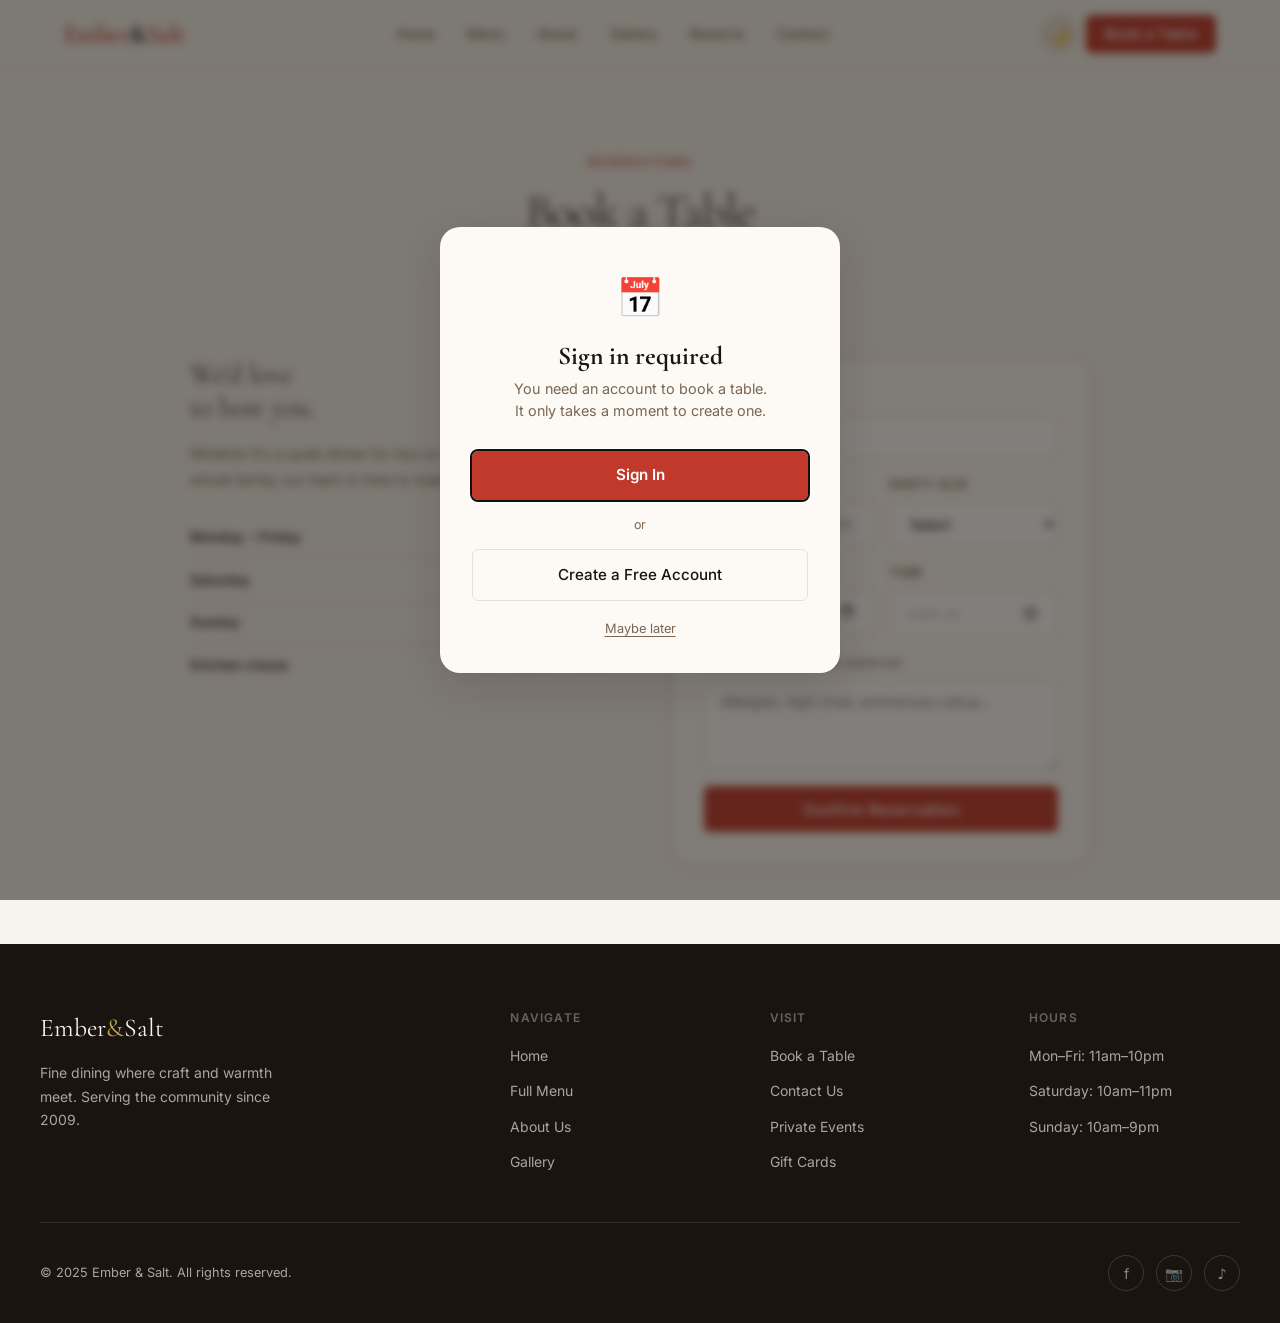
<file: reservation.html>
<!DOCTYPE html>
<html lang="en">
<head>
    <meta charset="UTF-8">
    <meta name="viewport" content="width=device-width, initial-scale=1.0">
    <title>Reserve a Table — Ember & Salt</title>
    <link rel="preconnect" href="https://fonts.googleapis.com">
    <link rel="preconnect" href="https://fonts.gstatic.com" crossorigin>
    <link href="https://fonts.googleapis.com/css2?family=Cormorant+Garamond:ital,wght@0,300;0,400;0,600;1,300;1,400&family=Inter:wght@300;400;500;600&family=DM+Mono:wght@400;500&display=swap" rel="stylesheet">
    <link rel="stylesheet" href="css/variables.css">
    <link rel="stylesheet" href="css/style.css">
    <link rel="stylesheet" href="css/animations.css">
    <link rel="stylesheet" href="css/responsive.css">
</head>
<body>

<div id="scroll-progress"></div>
<header id="site-header">
    <div class="nav-inner">
        <a href="index.html" class="nav-logo">Ember<span>&</span>Salt</a>
        <nav aria-label="Main navigation">
            <a href="index.html">Home</a>
            <a href="menu.html">Menu</a>
            <a href="about.html">About</a>
            <a href="gallery.html">Gallery</a>
            <a href="reservation.html">Reserve</a>
            <a href="contact.html">Contact</a>
        </nav>
        <div class="nav-actions">
            <button class="btn-theme" id="theme-toggle" aria-label="Toggle dark mode">🌙</button>
            <a href="reservation.html" class="btn-reserve">Book a Table</a>
            <button class="hamburger" id="hamburger" aria-label="Open menu" aria-expanded="false">
                <span></span><span></span><span></span>
            </button>
        </div>
    </div>
</header>

<div class="mobile-nav" id="mobile-nav">
    <a href="index.html"       class="mobile-link">Home</a>
    <a href="menu.html"        class="mobile-link">Menu</a>
    <a href="about.html"       class="mobile-link">About</a>
    <a href="gallery.html"     class="mobile-link">Gallery</a>
    <a href="reservation.html" class="mobile-link">Book a Table</a>
    <a href="contact.html"     class="mobile-link">Contact</a>
</div>

<main style="padding-top:68px">
<section id="reservation">
    <div class="container">
        <div class="section-header fade-in">
            <span class="section-label">Reservations</span>
            <h2>Book a Table</h2>
            <p>Reserve your spot — we'll take care of the rest.</p>
            <div class="divider"></div>
        </div>
        <div class="reservation-wrap fade-in">
            <div class="res-info">
                <h3>We'd love<br>to host you.</h3>
                <p>Whether it's a quiet dinner for two or a celebration with the whole family, our team is here to make it memorable.</p>
                <ul class="hours-list">
                    <li><span class="day">Monday – Friday</span><span class="time">11:00 AM – 10:00 PM</span></li>
                    <li><span class="day">Saturday</span><span class="time">10:00 AM – 11:00 PM</span></li>
                    <li><span class="day">Sunday</span><span class="time">10:00 AM – 9:00 PM</span></li>
                    <li><span class="day">Kitchen closes</span><span class="time">30 min before close</span></li>
                </ul>
            </div>
            <div>
                <div class="success-banner" id="res-success" role="alert">
                    <span>✓</span> Your table is booked! We'll send a confirmation shortly.
                </div>
                <form class="res-form" id="reservation-form" novalidate>
                    <input type="hidden" name="csrf_token" id="res-csrf-token">
                    <div class="form-group">
                        <label for="res-name">Full Name</label>
                        <input type="text" id="res-name" name="name" placeholder="Jane Smith" required>
                        <span class="field-error">Please enter your name.</span>
                    </div>
                    <div class="form-row">
                        <div class="form-group">
                            <label for="res-email">Email</label>
                            <input type="email" id="res-email" name="email" placeholder="jane@example.com" required>
                            <span class="field-error">Valid email required.</span>
                        </div>
                        <div class="form-group">
                            <label for="res-party">Party Size</label>
                            <select id="res-party" name="guests" required>
                                <option value="">Select</option>
                                <option value="1">1 person</option>
                                <option value="2">2 people</option>
                                <option value="3">3 people</option>
                                <option value="4">4 people</option>
                                <option value="5">5 people</option>
                                <option value="6+">6+ people</option>
                            </select>
                            <span class="field-error">Please select party size.</span>
                        </div>
                    </div>
                    <div class="form-row">
                        <div class="form-group">
                            <label for="res-date">Date</label>
                            <input type="date" id="res-date" name="date" required>
                            <span class="field-error">Please pick a date.</span>
                        </div>
                        <div class="form-group">
                            <label for="res-time">Time</label>
                            <input type="time" id="res-time" name="time" min="11:00" max="22:00" required>
                            <span class="field-error">Please pick a time.</span>
                        </div>
                    </div>
                    <div class="form-group">
                        <label for="res-requests">Special Requests <span style="font-weight:400;text-transform:none;letter-spacing:0">(optional)</span></label>
                        <textarea id="res-requests" name="requests" placeholder="Allergies, high chair, anniversary setup…"></textarea>
                    </div>
                    <button type="submit" class="btn-submit">Confirm Reservation</button>
                </form>
            </div>
        </div>
    </div>
</section>
</main>

<footer>
    <div class="footer-grid">
        <div class="footer-brand"><div class="logo">Ember<span>&</span>Salt</div><p>Fine dining where craft and warmth meet. Serving the community since 2009.</p></div>
        <div class="footer-col"><h5>Navigate</h5><ul><li><a href="index.html">Home</a></li><li><a href="menu.html">Full Menu</a></li><li><a href="about.html">About Us</a></li><li><a href="gallery.html">Gallery</a></li></ul></div>
        <div class="footer-col"><h5>Visit</h5><ul><li><a href="reservation.html">Book a Table</a></li><li><a href="contact.html">Contact Us</a></li><li><a href="contact.html">Private Events</a></li><li><a href="contact.html">Gift Cards</a></li></ul></div>
        <div class="footer-col"><h5>Hours</h5><ul><li><a>Mon–Fri: 11am–10pm</a></li><li><a>Saturday: 10am–11pm</a></li><li><a>Sunday: 10am–9pm</a></li></ul></div>
    </div>
    <div class="footer-bottom">
        <span>© 2025 Ember & Salt. All rights reserved.</span>
        <div class="social-links"><a href="#" class="social-link" aria-label="Facebook">f</a><a href="#" class="social-link" aria-label="Instagram">📷</a><a href="#" class="social-link" aria-label="TikTok">♪</a></div>
    </div>
</footer>

<button id="back-to-top" aria-label="Back to top">↑</button>
<div class="toast-stack" id="toast-stack" aria-live="polite"></div>

<script src="js/main.js"></script>
<script src="js/auth-gate.js"></script>
<script src="js/customer-auth.js"></script>
<script src="js/reservation.js"></script>
</body>
</html>
</file>
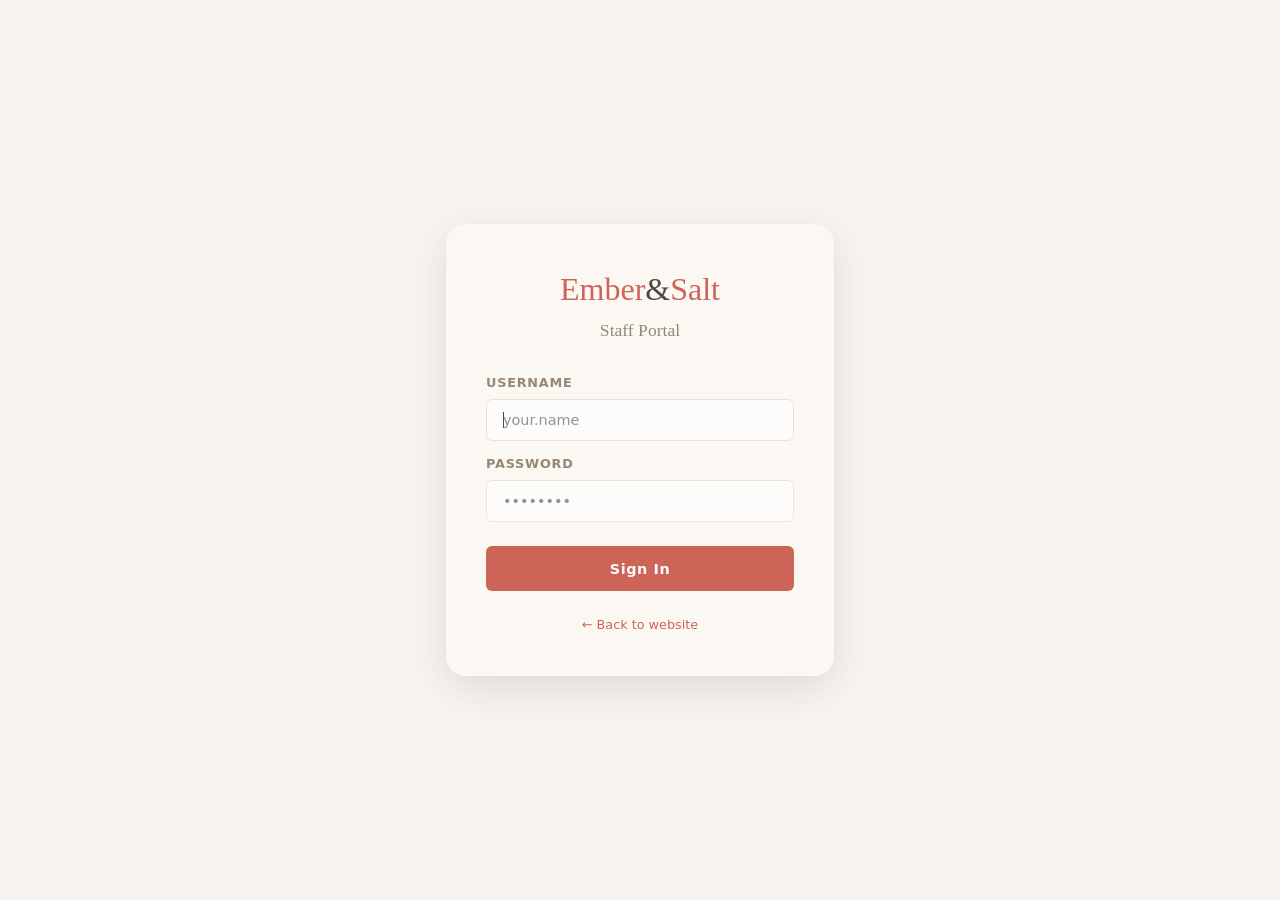
<file: admin/change-password.html>
<!DOCTYPE html>
<html lang="en">
<head>
    <meta charset="UTF-8">
    <meta name="viewport" content="width=device-width, initial-scale=1.0">
    <title>Change Password — Admin</title>
    <link rel="preconnect" href="https://fonts.googleapis.com">
    <link href="https://fonts.googleapis.com/css2?family=Cormorant+Garamond:ital,wght@0,300;0,400;0,600;1,300;1,400&family=Inter:wght@300;400;500;600&family=DM+Mono:wght@400;500&display=swap" rel="stylesheet">
    <link rel="stylesheet" href="../css/variables.css">
    <link rel="stylesheet" href="../css/admin.css">
    <style>
        .pw-wrap { max-width: 460px; }
        .pw-hint { font-size: 0.8rem; color: var(--warm-mid); margin-top: 0.35rem; }
        .pw-error { color: var(--ember); font-size: 0.85rem; margin-top: 0.75rem; text-align:center; display:none; }
        .pw-error.show { display:block; }
        .pw-banner {
            background: rgba(200,90,60,0.1);
            border: 1px solid rgba(200,90,60,0.25);
            border-radius: var(--radius-sm);
            padding: 0.9rem 1.1rem;
            font-size: 0.85rem;
            color: var(--ink);
            margin-bottom: 1.25rem;
        }
    </style>
</head>
<body>

<aside class="sidebar">
    <div class="brand">Ember<span>&</span>Salt</div>
    <nav>
        <a href="dashboard.html"><span class="icon">📊</span><span class="label">Dashboard</span></a>
        <a href="menu-management.html"><span class="icon">🍽️</span><span class="label">Menu Items</span></a>
        <a href="reservations.html"><span class="icon">📅</span><span class="label">Reservations</span></a>
        <a href="orders.html"><span class="icon">🧾</span><span class="label">Orders</span></a>
        <a href="../index.html"><span class="icon">🌐</span><span class="label">View Site</span></a>
    </nav>
    <div class="logout"><a href="../php/logout.php"><span class="icon">↪</span><span class="label">Sign Out</span></a></div>
</aside>

<main class="admin-main">
    <div class="admin-header">
        <h1>Change Password</h1>
    </div>

    <div class="pw-wrap form-panel">
        <div class="pw-banner" id="forced-banner" style="display:none">
            For security, you must set a new password before continuing — this account is still using the default seeded credentials.
        </div>

        <form id="pw-form" novalidate>
            <input type="hidden" name="csrf_token" id="csrf-token">
            <div class="form-group">
                <label for="current_password">Current Password</label>
                <input type="password" id="current_password" name="current_password" required>
            </div>
            <div class="form-group" style="margin-top:0.75rem">
                <label for="new_password">New Password</label>
                <input type="password" id="new_password" name="new_password" required>
                <p class="pw-hint">At least 8 characters, with an uppercase letter and a number.</p>
            </div>
            <div class="form-group" style="margin-top:0.75rem">
                <label for="confirm_password">Confirm New Password</label>
                <input type="password" id="confirm_password" name="confirm_password" required>
            </div>
            <div class="form-actions" style="margin-top:1.25rem">
                <button type="submit" class="btn-save" id="save-btn">Update Password</button>
            </div>
            <p class="pw-error" id="pw-error"></p>
        </form>
    </div>
</main>

<div class="toast-stack" id="toast-stack"></div>

<script src="../js/customer-auth.js"></script>
<script>
    let mustChange = false;

    fetch('../php/auth_check.php').then(r=>r.json()).then(d => {
        if (!d.success) { window.location.href = '../login.html'; return; }
        mustChange = !!d.data.must_change_password;
        document.getElementById('forced-banner').style.display = mustChange ? 'block' : 'none';
    }).catch(() => window.location.href = '../login.html');

    function toast(msg, type='success') {
        const stack = document.getElementById('toast-stack');
        const t = document.createElement('div');
        t.className = `toast ${type}`;
        t.textContent = msg;
        stack.appendChild(t);
        requestAnimationFrame(()=>requestAnimationFrame(()=>t.classList.add('show')));
        setTimeout(()=>{ t.classList.remove('show'); setTimeout(()=>t.remove(),350); },3000);
    }

    async function refreshCsrf() {
        const token = await getCsrfToken('admin_action');
        if (token) document.getElementById('csrf-token').value = token;
    }
    refreshCsrf();

    const form    = document.getElementById('pw-form');
    const errorEl = document.getElementById('pw-error');
    const saveBtn = document.getElementById('save-btn');

    form.addEventListener('submit', async e => {
        e.preventDefault();
        errorEl.classList.remove('show');

        saveBtn.disabled = true;
        saveBtn.textContent = 'Updating…';

        try {
            const fd = new FormData(form);
            const r  = await fetch('../php/admin_change_password.php', { method:'POST', body: fd });
            const d  = await r.json();

            if (d.success) {
                toast(d.message || 'Password updated!');
                setTimeout(() => window.location.href = d.data.redirect || 'dashboard.html', 500);
            } else {
                errorEl.textContent = d.message || 'Could not update password.';
                errorEl.classList.add('show');
                saveBtn.disabled = false;
                saveBtn.textContent = 'Update Password';
                await refreshCsrf();
            }
        } catch {
            errorEl.textContent = 'Network error. Please try again.';
            errorEl.classList.add('show');
            saveBtn.disabled = false;
            saveBtn.textContent = 'Update Password';
        }
    });
</script>
</body>
</html>
</file>
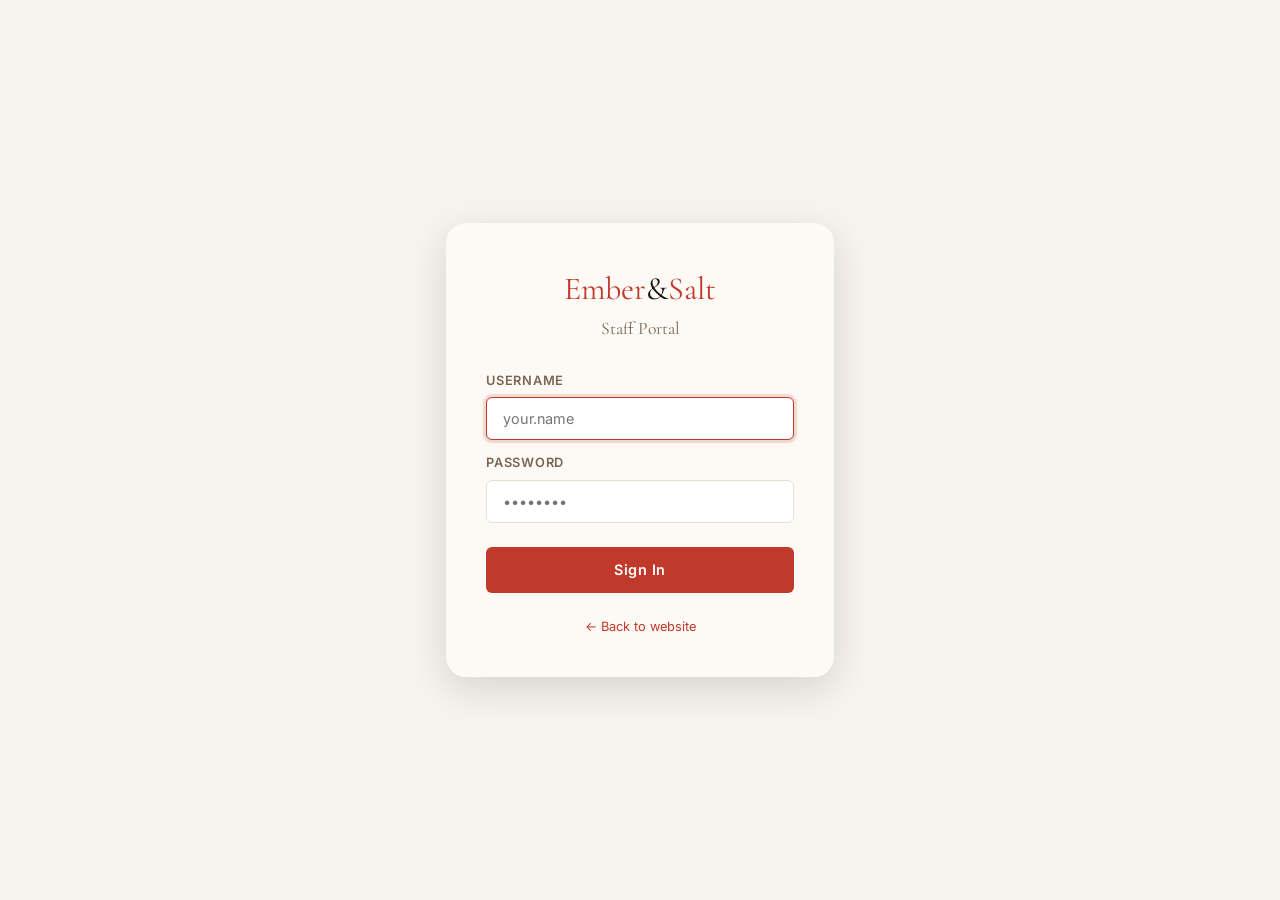
<file: admin/dashboard.html>
<!DOCTYPE html>
<html lang="en">
<head>
    <meta charset="UTF-8">
    <meta name="viewport" content="width=device-width, initial-scale=1.0">
    <title>Dashboard — Admin</title>
    <link rel="preconnect" href="https://fonts.googleapis.com">
    <link href="https://fonts.googleapis.com/css2?family=Cormorant+Garamond:ital,wght@0,300;0,400;0,600;1,300;1,400&family=Inter:wght@300;400;500;600&family=DM+Mono:wght@400;500&display=swap" rel="stylesheet">
    <link rel="stylesheet" href="../css/variables.css">
    <link rel="stylesheet" href="../css/admin.css">
</head>
<body>

<aside class="sidebar">
    <div class="brand">Ember<span>&</span>Salt</div>
    <nav>
        <a href="dashboard.html" class="active"><span class="icon">📊</span><span class="label">Dashboard</span></a>
        <a href="menu-management.html"><span class="icon">🍽️</span><span class="label">Menu Items</span></a>
        <a href="reservations.html"><span class="icon">📅</span><span class="label">Reservations</span></a>
        <a href="orders.html"><span class="icon">🧾</span><span class="label">Orders</span></a>
        <a href="../index.html"><span class="icon">🌐</span><span class="label">View Site</span></a>
    </nav>
    <div class="logout"><a href="../php/logout.php"><span class="icon">↪</span><span class="label">Sign Out</span></a></div>
</aside>

<main class="admin-main">
    <div class="admin-header">
        <div>
            <h1>Dashboard</h1>
            <p class="admin-greeting" id="greeting">Loading…</p>
        </div>
        <button class="btn-refresh" id="refresh-btn" onclick="loadAll()"><span class="icon">↻</span> Refresh</button>
    </div>

    <div class="stats-grid">
        <div class="stat-card ember">
            <div class="stat-label">Today's Reservations</div>
            <div class="stat-value" id="stat-today">–</div>
            <div class="stat-sub">booked for today</div>
        </div>
        <div class="stat-card gold">
            <div class="stat-label">Pending Reservations</div>
            <div class="stat-value" id="stat-res-pending">–</div>
            <div class="stat-sub">awaiting confirmation</div>
        </div>
        <div class="stat-card blue">
            <div class="stat-label">Pending Orders</div>
            <div class="stat-value" id="stat-ord-pending">–</div>
            <div class="stat-sub">in the queue</div>
        </div>
        <div class="stat-card green">
            <div class="stat-label">Revenue (Completed)</div>
            <div class="stat-value" id="stat-revenue">–</div>
            <div class="stat-sub">from completed orders</div>
        </div>
        <div class="stat-card">
            <div class="stat-label">Menu Items</div>
            <div class="stat-value" id="stat-menu">–</div>
            <div class="stat-sub" id="stat-menu-sub">active items</div>
        </div>
    </div>

    <div class="panel">
        <div class="panel-header">
            <h3>Recent Reservations</h3>
            <a href="reservations.html">View all →</a>
        </div>
        <div class="table-scroll">
            <table>
                <thead><tr><th>Name</th><th>Date &amp; Time</th><th>Guests</th><th>Status</th></tr></thead>
                <tbody id="recent-res-body">
                    <tr class="skeleton-row"><td>Loading</td><td>Loading</td><td>Loading</td><td>Loading</td></tr>
                </tbody>
            </table>
        </div>
    </div>

    <div class="panel">
        <div class="panel-header">
            <h3>Recent Orders</h3>
            <a href="orders.html">View all →</a>
        </div>
        <div class="table-scroll">
            <table>
                <thead><tr><th>Customer</th><th>Items</th><th>Total</th><th>Status</th></tr></thead>
                <tbody id="recent-ord-body">
                    <tr class="skeleton-row"><td>Loading</td><td>Loading</td><td>Loading</td><td>Loading</td></tr>
                </tbody>
            </table>
        </div>
    </div>
</main>

<div class="toast-stack" id="toast-stack"></div>

<script>
    fetch('../php/auth_check.php')
        .then(r => r.json())
        .then(d => {
            if (!d.success) { window.location.href = '../login.html'; return; }
            if (d.data.must_change_password) { window.location.href = 'change-password.html'; return; }
            document.getElementById('greeting').textContent =
                `Welcome back, ${d.data.username} · ${new Date().toLocaleDateString('en-US',{weekday:'long',month:'long',day:'numeric'})}`;
        })
        .catch(() => window.location.href = '../login.html');

    function badge(status) {
        const cls = { Pending:'pending', Confirmed:'confirmed', Cancelled:'cancelled', Preparing:'preparing', Completed:'completed' };
        return `<span class="badge badge-${cls[status]||'pending'}">${status}</span>`;
    }
    function esc(s) { return String(s).replace(/&/g,'&amp;').replace(/</g,'&lt;').replace(/>/g,'&gt;'); }
    function num(v) { return (v === null || v === undefined) ? 0 : v; }
    function setStat(id, text) {
        const el = document.getElementById(id);
        el.classList.add('updating');
        setTimeout(() => { el.textContent = text; el.classList.remove('updating'); }, 120);
    }

    async function loadStats() {
        const r = await fetch('../php/dashboard_stats.php');
        const d = await r.json();
        if (!d.success) return;
        const s = d.data;
        setStat('stat-today', num(s.today));
        setStat('stat-res-pending', num(s.reservations.pending));
        setStat('stat-ord-pending', num(s.orders.pending));
        setStat('stat-revenue', '$' + parseFloat(s.orders.revenue || 0).toFixed(2));
        setStat('stat-menu', num(s.menu.total));
        setStat('stat-menu-sub', `${num(s.menu.available)} active items`);
    }

    async function loadRecentReservations() {
        const r = await fetch('../php/admin_reservations.php?action=read');
        const d = await r.json();
        const tbody = document.getElementById('recent-res-body');
        if (!d.success || !d.data.length) {
            tbody.innerHTML = '<tr><td colspan="4" class="empty-row">No reservations yet.</td></tr>';
            return;
        }
        tbody.innerHTML = d.data.slice(0,5).map((r,i) => `
            <tr class="row-in" style="animation-delay:${i*40}ms">
                <td><strong>${esc(r.name)}</strong><br><small style="color:var(--warm-mid)">${esc(r.email)}</small></td>
                <td>${esc(r.reservation_date)} at ${esc(r.reservation_time)}</td>
                <td>${r.guests}</td>
                <td>${badge(r.status)}</td>
            </tr>`).join('');
    }

    async function loadRecentOrders() {
        const r = await fetch('../php/admin_orders.php?action=read');
        const d = await r.json();
        const tbody = document.getElementById('recent-ord-body');
        if (!d.success || !d.data.length) {
            tbody.innerHTML = '<tr><td colspan="4" class="empty-row">No orders yet.</td></tr>';
            return;
        }
        tbody.innerHTML = d.data.slice(0,5).map((o,i) => `
            <tr class="row-in" style="animation-delay:${i*40}ms">
                <td><strong>${esc(o.customer_name)}</strong></td>
                <td style="max-width:200px;overflow:hidden;text-overflow:ellipsis;white-space:nowrap">${esc(o.items)}</td>
                <td>$${parseFloat(o.total_amount).toFixed(2)}</td>
                <td>${badge(o.status)}</td>
            </tr>`).join('');
    }

    function loadAll() {
        const btn = document.getElementById('refresh-btn');
        btn.classList.add('loading');
        Promise.all([loadStats(), loadRecentReservations(), loadRecentOrders()])
            .finally(() => setTimeout(() => btn.classList.remove('loading'), 300));
    }
    loadAll();
</script>
</body>
</html>
</file>
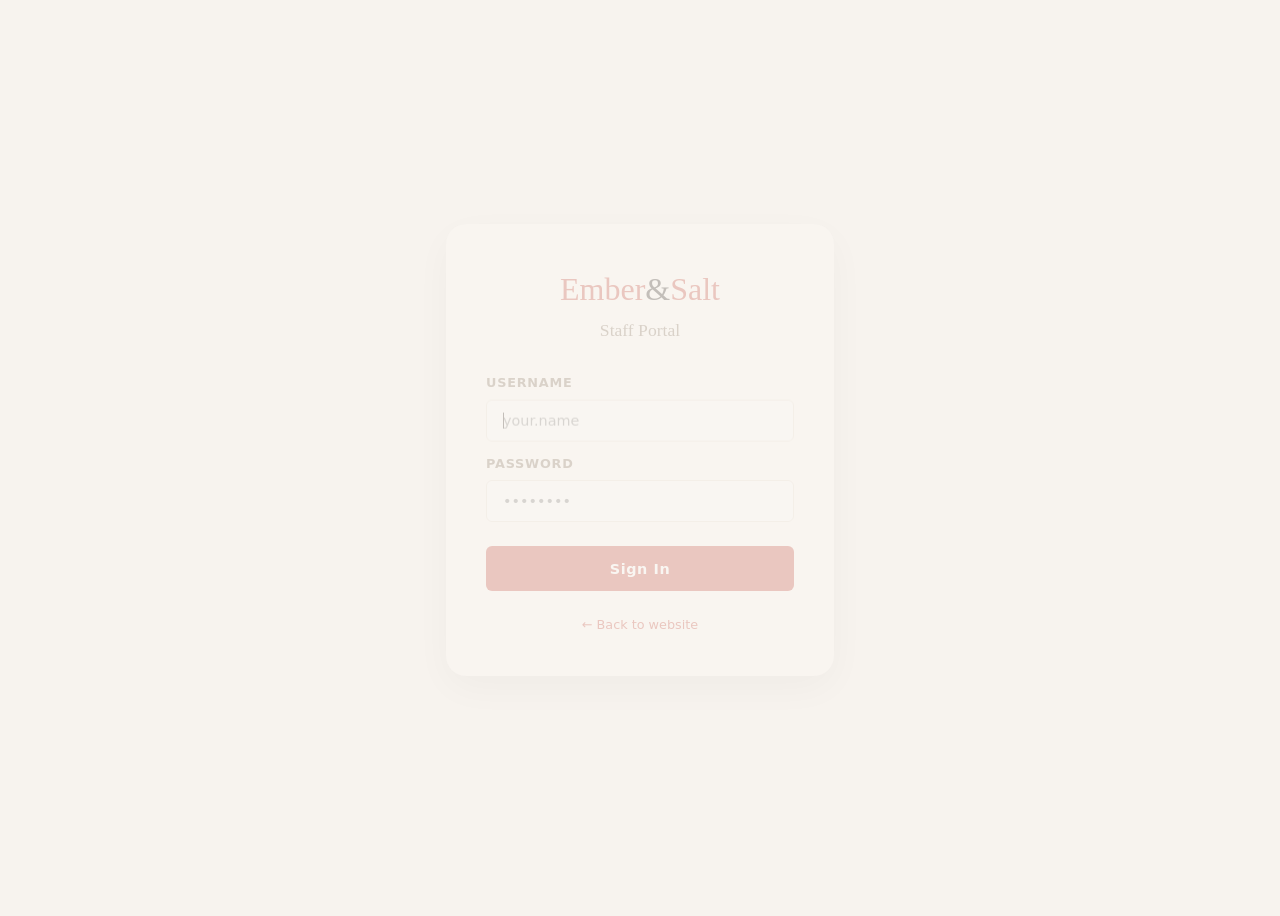
<file: admin/menu-management.html>
<!DOCTYPE html>
<html lang="en">
<head>
    <meta charset="UTF-8">
    <meta name="viewport" content="width=device-width, initial-scale=1.0">
    <title>Menu Management — Admin</title>
    <link rel="preconnect" href="https://fonts.googleapis.com">
    <link href="https://fonts.googleapis.com/css2?family=Cormorant+Garamond:ital,wght@0,300;0,400;0,600;1,300;1,400&family=Inter:wght@300;400;500;600&family=DM+Mono:wght@400;500&display=swap" rel="stylesheet">
    <link rel="stylesheet" href="../css/variables.css">
    <link rel="stylesheet" href="../css/admin.css">
</head>
<body>

<aside class="sidebar">
    <div class="brand">Ember<span>&</span>Salt</div>
    <nav>
        <a href="dashboard.html"><span class="icon">📊</span><span class="label">Dashboard</span></a>
        <a href="menu-management.html" class="active"><span class="icon">🍽️</span><span class="label">Menu Items</span></a>
        <a href="reservations.html"><span class="icon">📅</span><span class="label">Reservations</span></a>
        <a href="orders.html"><span class="icon">🧾</span><span class="label">Orders</span></a>
        <a href="../index.html"><span class="icon">🌐</span><span class="label">View Site</span></a>
    </nav>
    <div class="logout"><a href="../php/logout.php"><span class="icon">↪</span><span class="label">Sign Out</span></a></div>
</aside>

<main class="admin-main">
    <div class="admin-header">
        <h1>Menu Management</h1>
        <button class="btn-save" style="background:var(--ink)" onclick="resetForm()">+ Add New Item</button>
    </div>

    <div class="form-panel">
        <h3 id="form-heading">Add New Item</h3>
        <form id="menu-form" novalidate>
            <input type="hidden" id="item-id">
            <input type="hidden" id="form-action" value="create">
            <div class="form-grid">
                <div class="form-group">
                    <label for="item-name">Name *</label>
                    <input type="text" id="item-name" placeholder="e.g. Truffle Fettuccine" required>
                </div>
                <div class="form-group">
                    <label for="item-category">Category *</label>
                    <select id="item-category" required>
                        <option value="">Select…</option>
                        <option value="pizza">Pizza</option>
                        <option value="pasta">Pasta</option>
                        <option value="steak">Steak</option>
                        <option value="dessert">Dessert</option>
                        <option value="drinks">Drinks</option>
                        <option value="starters">Starters</option>
                        <option value="sides">Sides</option>
                    </select>
                </div>
                <div class="form-group">
                    <label for="item-price">Price (USD) *</label>
                    <input type="number" id="item-price" step="0.01" min="0.01" placeholder="0.00" required>
                </div>
                <div class="form-group">
                    <label for="item-image">Image URL</label>
                    <input type="url" id="item-image" placeholder="https://…" oninput="previewImg(this.value)">
                    <img id="img-preview" class="img-preview" alt="Preview">
                </div>
                <div class="form-group span2">
                    <label for="item-desc">Description</label>
                    <textarea id="item-desc" style="min-height:80px" placeholder="Describe the dish…"></textarea>
                </div>
            </div>
            <div class="form-actions">
                <button type="submit" class="btn-save" id="save-btn">Save Item</button>
                <button type="button" class="btn-secondary-action" onclick="resetForm()">Cancel</button>
            </div>
        </form>
    </div>

    <div class="panel">
        <div class="panel-header">
            <h3>Current Menu Items</h3>
            <span id="item-count" style="font-size:0.8rem;color:var(--warm-mid)"></span>
        </div>
        <div class="table-scroll">
            <table>
                <thead><tr><th></th><th>Name</th><th>Category</th><th>Price</th><th>Available</th><th>Actions</th></tr></thead>
                <tbody id="menu-tbody"><tr class="skeleton-row"><td colspan="6">Loading</td></tr></tbody>
            </table>
        </div>
    </div>
</main>

<div class="toast-stack" id="toast-stack"></div>

<script src="../js/customer-auth.js"></script>
<script>
    fetch('../php/auth_check.php').then(r=>r.json()).then(d=>{
        if(!d.success) window.location.href='../login.html';
        else if(d.data.must_change_password) window.location.href='change-password.html';
    }).catch(()=>window.location.href='../login.html');

    function toast(msg, type='success') {
        const stack = document.getElementById('toast-stack');
        const t = document.createElement('div');
        t.className = `toast ${type}`;
        t.textContent = msg;
        stack.appendChild(t);
        requestAnimationFrame(()=>requestAnimationFrame(()=>t.classList.add('show')));
        setTimeout(()=>{ t.classList.remove('show'); setTimeout(()=>t.remove(),350); },3000);
    }

    function esc(s){ return String(s).replace(/&/g,'&amp;').replace(/</g,'&lt;').replace(/>/g,'&gt;').replace(/"/g,'&quot;'); }

    async function loadMenu() {
        const r = await fetch('../php/admin_menu_crud.php?action=read');
        const d = await r.json();
        const tbody = document.getElementById('menu-tbody');
        if (!d.success) { toast(d.message || 'Failed to load menu.','error'); return; }
        document.getElementById('item-count').textContent = d.data.length + ' items';
        if (!d.data.length) {
            tbody.innerHTML = '<tr><td colspan="6" class="empty-row">No items yet — add one above.</td></tr>';
            return;
        }
        tbody.innerHTML = d.data.map((item,i) => `
            <tr id="row-${item.id}" class="row-in" style="animation-delay:${i*25}ms">
                <td>${item.image_url ? `<img src="${esc(item.image_url)}" class="thumb" alt="" onerror="this.style.display='none'">` : '–'}</td>
                <td><strong>${esc(item.name)}</strong><br><small style="color:var(--warm-mid)">${esc((item.description||'').substring(0,60))}${(item.description||'').length>60?'…':''}</small></td>
                <td><span class="cat-badge">${esc(item.category)}</span></td>
                <td>$${parseFloat(item.price).toFixed(2)}</td>
                <td><span class="badge ${item.is_available=='1'?'badge-available':'badge-hidden'}">${item.is_available=='1'?'Available':'Hidden'}</span></td>
                <td>
                    <div class="action-btns">
                        <button class="btn-action edit"   onclick='editItem(${JSON.stringify(item)})'>Edit</button>
                        <button class="btn-action toggle" onclick="toggleItem(${item.id})">${item.is_available=='1'?'Hide':'Show'}</button>
                        <button class="btn-action delete"  onclick="deleteItem(${item.id},'${esc(item.name)}')">Delete</button>
                    </div>
                </td>
            </tr>`).join('');
    }

    document.getElementById('menu-form').addEventListener('submit', async e => {
        e.preventDefault();
        const action = document.getElementById('form-action').value;
        const fd = new FormData();
        fd.append('action',      action);
        fd.append('id',          document.getElementById('item-id').value);
        fd.append('name',        document.getElementById('item-name').value.trim());
        fd.append('category',    document.getElementById('item-category').value);
        fd.append('price',       document.getElementById('item-price').value);
        fd.append('description', document.getElementById('item-desc').value.trim());
        fd.append('image_url',   document.getElementById('item-image').value.trim());

        const btn = document.getElementById('save-btn');
        btn.disabled = true; btn.textContent = 'Saving…';

        const token = await getCsrfToken('admin_action');
        if (token) fd.append('csrf_token', token);

        const r = await fetch('../php/admin_menu_crud.php', { method:'POST', body:fd });
        const d = await r.json();
        btn.disabled = false; btn.textContent = 'Save Item';

        if (d.success) { toast(d.message || 'Saved!'); resetForm(); loadMenu(); }
        else           { toast(d.message || 'Error saving item.', 'error'); }
    });

    function editItem(item) {
        document.getElementById('form-heading').textContent = 'Edit Item';
        document.getElementById('form-action').value  = 'update';
        document.getElementById('item-id').value      = item.id;
        document.getElementById('item-name').value    = item.name;
        document.getElementById('item-category').value = item.category;
        document.getElementById('item-price').value   = item.price;
        document.getElementById('item-desc').value    = item.description || '';
        document.getElementById('item-image').value   = item.image_url || '';
        previewImg(item.image_url || '');
        document.getElementById('menu-form').scrollIntoView({ behavior:'smooth' });
    }

    async function toggleItem(id) {
        const fd = new FormData();
        fd.append('action','toggle'); fd.append('id',id);
        const token = await getCsrfToken('admin_action');
        if (token) fd.append('csrf_token', token);
        const r = await fetch('../php/admin_menu_crud.php', { method:'POST', body:fd });
        const d = await r.json();
        d.success ? (toast(d.message), loadMenu()) : toast(d.message,'error');
    }

    async function deleteItem(id, name) {
        if (!confirm(`Delete "${name}"? This cannot be undone.`)) return;
        const fd = new FormData();
        fd.append('action','delete'); fd.append('id',id);
        const token = await getCsrfToken('admin_action');
        if (token) fd.append('csrf_token', token);
        const r = await fetch('../php/admin_menu_crud.php', { method:'POST', body:fd });
        const d = await r.json();
        d.success ? (toast(`"${name}" deleted.`), loadMenu()) : toast(d.message,'error');
    }

    function resetForm() {
        document.getElementById('menu-form').reset();
        document.getElementById('form-heading').textContent = 'Add New Item';
        document.getElementById('form-action').value = 'create';
        document.getElementById('item-id').value     = '';
        document.getElementById('img-preview').classList.remove('show');
    }

    function previewImg(url) {
        const el = document.getElementById('img-preview');
        if (url) { el.src = url; el.classList.add('show'); }
        else      { el.classList.remove('show'); }
    }

    loadMenu();
</script>
</body>
</html>
</file>
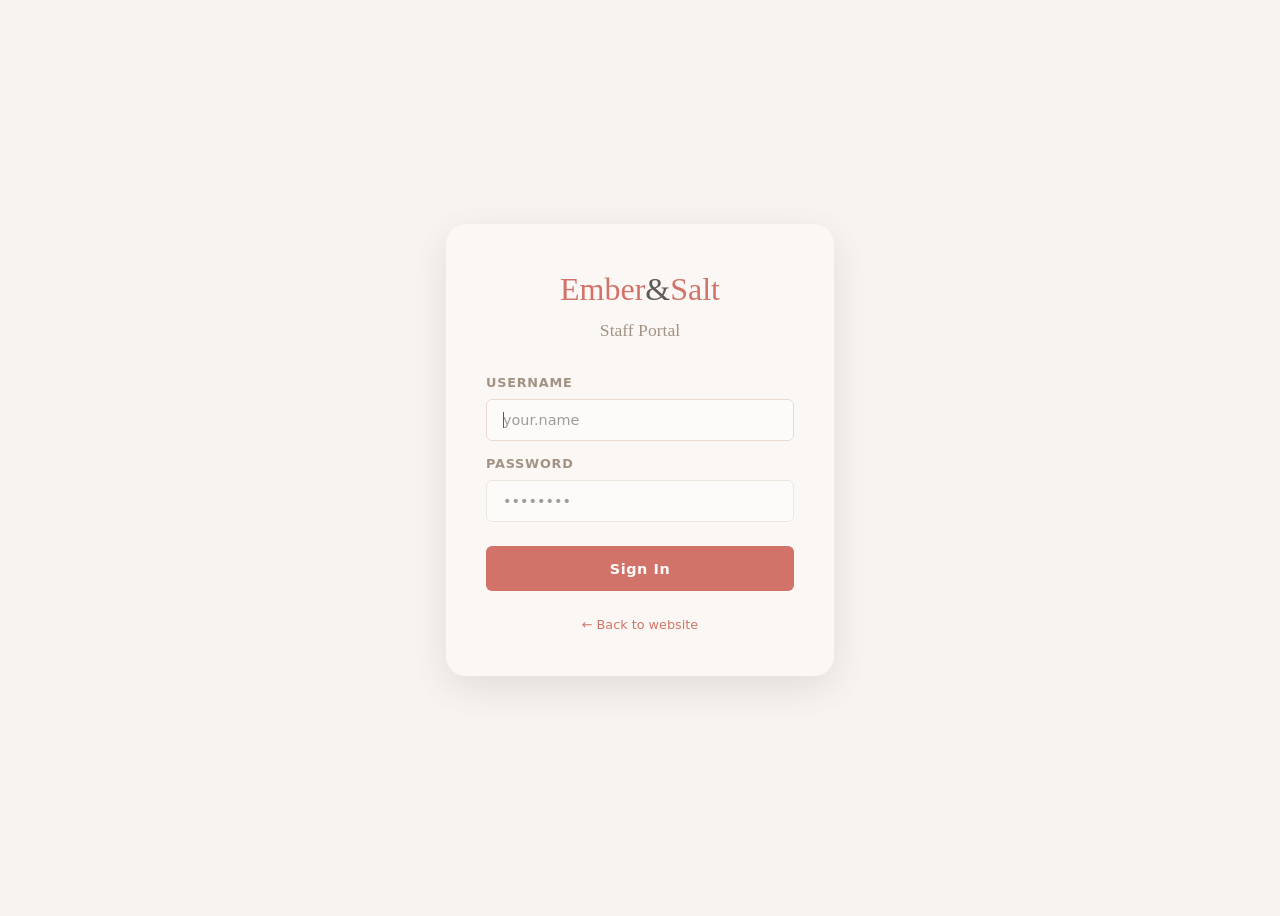
<file: admin/orders.html>
<!DOCTYPE html>
<html lang="en">
<head>
    <meta charset="UTF-8">
    <meta name="viewport" content="width=device-width, initial-scale=1.0">
    <title>Orders — Admin</title>
    <link rel="preconnect" href="https://fonts.googleapis.com">
    <link href="https://fonts.googleapis.com/css2?family=Cormorant+Garamond:ital,wght@0,300;0,400;0,600;1,300;1,400&family=Inter:wght@300;400;500;600&family=DM+Mono:wght@400;500&display=swap" rel="stylesheet">
    <link rel="stylesheet" href="../css/variables.css">
    <link rel="stylesheet" href="../css/admin.css">
</head>
<body>

<aside class="sidebar">
    <div class="brand">Ember<span>&</span>Salt</div>
    <nav>
        <a href="dashboard.html"><span class="icon">📊</span><span class="label">Dashboard</span></a>
        <a href="menu-management.html"><span class="icon">🍽️</span><span class="label">Menu Items</span></a>
        <a href="reservations.html"><span class="icon">📅</span><span class="label">Reservations</span></a>
        <a href="orders.html" class="active"><span class="icon">🧾</span><span class="label">Orders</span></a>
        <a href="../index.html"><span class="icon">🌐</span><span class="label">View Site</span></a>
    </nav>
    <div class="logout"><a href="../php/logout.php"><span class="icon">↪</span><span class="label">Sign Out</span></a></div>
</aside>

<main class="admin-main">
    <div class="admin-header">
        <h1>Orders</h1>
        <button class="btn-refresh" id="refresh-btn" onclick="load(currentFilter)"><span class="icon">↻</span> Refresh</button>
    </div>

    <div class="filter-tabs">
        <button class="tab active" data-status="" onclick="setFilter('')">All</button>
        <button class="tab" data-status="Pending" onclick="setFilter('Pending')">Pending</button>
        <button class="tab" data-status="Preparing" onclick="setFilter('Preparing')">Preparing</button>
        <button class="tab" data-status="Completed" onclick="setFilter('Completed')">Completed</button>
        <button class="tab" data-status="Cancelled" onclick="setFilter('Cancelled')">Cancelled</button>
    </div>

    <div class="panel">
        <div class="table-scroll">
            <table>
                <thead><tr><th>#</th><th>Customer</th><th>Items</th><th>Total</th><th>Date</th><th>Status</th><th>Actions</th></tr></thead>
                <tbody id="ord-tbody"><tr class="skeleton-row"><td colspan="7">Loading</td></tr></tbody>
            </table>
        </div>
    </div>
</main>

<div class="toast-stack" id="toast-stack"></div>
<script src="../js/customer-auth.js"></script>
<script>
    fetch('../php/auth_check.php').then(r=>r.json()).then(d=>{
        if(!d.success) window.location.href='../login.html';
        else if(d.data.must_change_password) window.location.href='change-password.html';
    }).catch(()=>window.location.href='../login.html');

    let currentFilter='';
    function esc(s){ return String(s||'').replace(/&/g,'&amp;').replace(/</g,'&lt;').replace(/>/g,'&gt;'); }
    function toast(msg,type='success'){
        const s=document.getElementById('toast-stack');
        const t=document.createElement('div');
        t.className=`toast ${type}`; t.textContent=msg;
        s.appendChild(t);
        requestAnimationFrame(()=>requestAnimationFrame(()=>t.classList.add('show')));
        setTimeout(()=>{t.classList.remove('show');setTimeout(()=>t.remove(),350)},3000);
    }
    function badge(s){const m={Pending:'pending',Preparing:'preparing',Completed:'completed',Cancelled:'cancelled'};return `<span class="badge badge-${m[s]||'pending'}">${s}</span>`;}

    function setFilter(f){
        currentFilter=f;
        document.querySelectorAll('.tab').forEach(t => t.classList.toggle('active', t.dataset.status === f));
        load(f);
    }

    async function load(status=''){
        const btn = document.getElementById('refresh-btn');
        btn.classList.add('loading');
        const url='../php/admin_orders.php?action=read'+(status?'&status='+status:'');
        const r=await fetch(url); const d=await r.json();
        const tbody=document.getElementById('ord-tbody');
        setTimeout(() => btn.classList.remove('loading'), 300);
        if(!d.success){ toast(d.message || 'Failed to load.','error'); return; }
        if(!d.data.length){ tbody.innerHTML='<tr><td colspan="7" class="empty-row">No orders found.</td></tr>'; return; }
        tbody.innerHTML=d.data.map((o,i)=>`
            <tr class="row-in" style="animation-delay:${i*30}ms">
                <td style="color:var(--warm-mid);font-family:var(--font-mono);font-size:0.75rem">#${o.id}</td>
                <td><strong>${esc(o.customer_name)}</strong>${o.customer_email?`<br><small style="color:var(--warm-mid)">${esc(o.customer_email)}</small>`:''}</td>
                <td style="max-width:220px;font-size:0.8rem">${esc(o.items)}</td>
                <td><strong>$${parseFloat(o.total_amount).toFixed(2)}</strong></td>
                <td style="font-size:0.8rem;white-space:nowrap">${new Date(o.order_date).toLocaleDateString('en-US',{month:'short',day:'numeric',hour:'2-digit',minute:'2-digit'})}</td>
                <td>${badge(o.status)}</td>
                <td>
                    <div class="action-btns">
                        ${o.status==='Pending'    ?`<button class="btn-action prep" onclick="updateStatus(${o.id},'Preparing')">Preparing</button>`:''}
                        ${o.status!=='Completed'&&o.status!=='Cancelled'?`<button class="btn-action confirm" onclick="updateStatus(${o.id},'Completed')">Complete</button>`:''}
                        ${o.status!=='Cancelled'  ?`<button class="btn-action cancel" onclick="updateStatus(${o.id},'Cancelled')">Cancel</button>`:''}
                    </div>
                </td>
            </tr>`).join('');
    }

    async function updateStatus(id,status){
        const fd=new FormData();fd.append('action','update_status');fd.append('id',id);fd.append('status',status);
        const token = await getCsrfToken('admin_action');
        if (token) fd.append('csrf_token', token);
        const r=await fetch('../php/admin_orders.php',{method:'POST',body:fd});const d=await r.json();
        d.success?(toast(d.message),load(currentFilter)):toast(d.message,'error');
    }

    load();
</script>
</body>
</html>
</file>
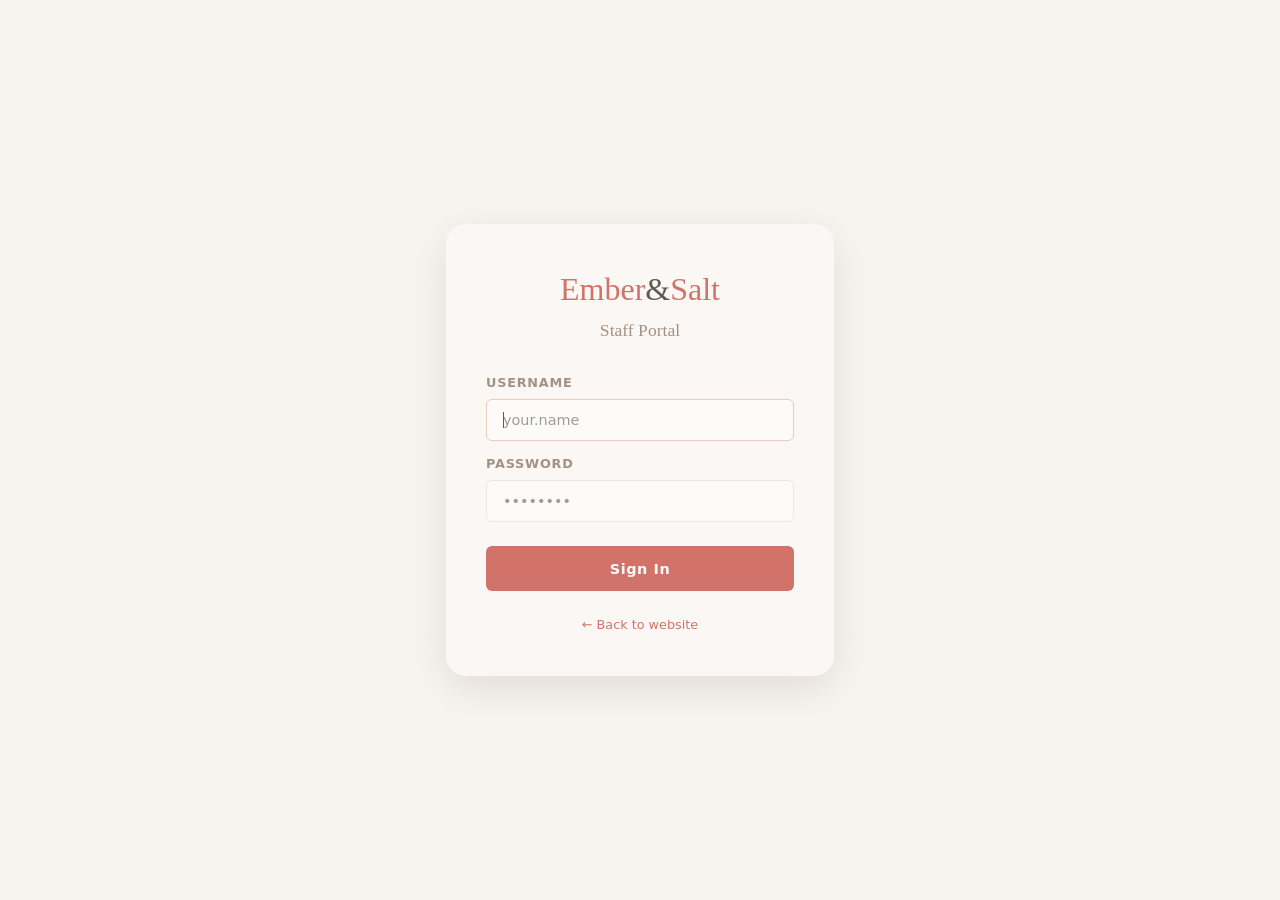
<file: admin/reservations.html>
<!DOCTYPE html>
<html lang="en">
<head>
    <meta charset="UTF-8">
    <meta name="viewport" content="width=device-width, initial-scale=1.0">
    <title>Reservations — Admin</title>
    <link rel="preconnect" href="https://fonts.googleapis.com">
    <link href="https://fonts.googleapis.com/css2?family=Cormorant+Garamond:ital,wght@0,300;0,400;0,600;1,300;1,400&family=Inter:wght@300;400;500;600&family=DM+Mono:wght@400;500&display=swap" rel="stylesheet">
    <link rel="stylesheet" href="../css/variables.css">
    <link rel="stylesheet" href="../css/admin.css">
</head>
<body>

<aside class="sidebar">
    <div class="brand">Ember<span>&</span>Salt</div>
    <nav>
        <a href="dashboard.html"><span class="icon">📊</span><span class="label">Dashboard</span></a>
        <a href="menu-management.html"><span class="icon">🍽️</span><span class="label">Menu Items</span></a>
        <a href="reservations.html" class="active"><span class="icon">📅</span><span class="label">Reservations</span></a>
        <a href="orders.html"><span class="icon">🧾</span><span class="label">Orders</span></a>
        <a href="../index.html"><span class="icon">🌐</span><span class="label">View Site</span></a>
    </nav>
    <div class="logout"><a href="../php/logout.php"><span class="icon">↪</span><span class="label">Sign Out</span></a></div>
</aside>

<main class="admin-main">
    <div class="admin-header">
        <h1>Reservations</h1>
        <button class="btn-refresh" id="refresh-btn" onclick="load(currentFilter)"><span class="icon">↻</span> Refresh</button>
    </div>

    <div class="filter-tabs">
        <button class="tab active" data-status="" onclick="setFilter('')">All</button>
        <button class="tab" data-status="Pending" onclick="setFilter('Pending')">Pending</button>
        <button class="tab" data-status="Confirmed" onclick="setFilter('Confirmed')">Confirmed</button>
        <button class="tab" data-status="Cancelled" onclick="setFilter('Cancelled')">Cancelled</button>
    </div>

    <div class="panel">
        <div class="table-scroll">
            <table>
                <thead>
                    <tr><th>Name</th><th>Email</th><th>Date &amp; Time</th><th>Guests</th><th>Special Requests</th><th>Status</th><th>Actions</th></tr>
                </thead>
                <tbody id="res-tbody">
                    <tr class="skeleton-row"><td colspan="7">Loading</td></tr>
                </tbody>
            </table>
        </div>
    </div>
</main>

<div class="toast-stack" id="toast-stack"></div>
<script src="../js/customer-auth.js"></script>
<script>
    fetch('../php/auth_check.php').then(r=>r.json()).then(d=>{
        if(!d.success) window.location.href='../login.html';
        else if(d.data.must_change_password) window.location.href='change-password.html';
    }).catch(()=>window.location.href='../login.html');

    let currentFilter = '';
    function esc(s){ return String(s||'').replace(/&/g,'&amp;').replace(/</g,'&lt;').replace(/>/g,'&gt;'); }
    function toast(msg,type='success'){
        const s=document.getElementById('toast-stack');
        const t=document.createElement('div');
        t.className=`toast ${type}`; t.textContent=msg;
        s.appendChild(t);
        requestAnimationFrame(()=>requestAnimationFrame(()=>t.classList.add('show')));
        setTimeout(()=>{t.classList.remove('show');setTimeout(()=>t.remove(),350)},3000);
    }
    function badge(status) {
        const m = {Pending:'pending',Confirmed:'confirmed',Cancelled:'cancelled'};
        return `<span class="badge badge-${m[status]||'pending'}">${status}</span>`;
    }

    function setFilter(f) {
        currentFilter = f;
        document.querySelectorAll('.tab').forEach(t => t.classList.toggle('active', t.dataset.status === f));
        load(f);
    }

    async function load(status='') {
        const btn = document.getElementById('refresh-btn');
        btn.classList.add('loading');
        const url = '../php/admin_reservations.php?action=read' + (status ? '&status='+status : '');
        const r = await fetch(url);
        const d = await r.json();
        const tbody = document.getElementById('res-tbody');
        setTimeout(() => btn.classList.remove('loading'), 300);
        if (!d.success) { toast(d.message || 'Failed to load.','error'); return; }
        if (!d.data.length) {
            tbody.innerHTML = '<tr><td colspan="7" class="empty-row">No reservations found.</td></tr>';
            return;
        }
        tbody.innerHTML = d.data.map((res,i) => `
            <tr id="resrow-${res.id}" class="row-in" style="animation-delay:${i*30}ms">
                <td><strong>${esc(res.name)}</strong></td>
                <td style="font-size:0.8rem">${esc(res.email)}</td>
                <td style="white-space:nowrap">${esc(res.reservation_date)}<br><small style="color:var(--warm-mid)">${esc(res.reservation_time)}</small></td>
                <td style="text-align:center">${res.guests}</td>
                <td style="max-width:180px;font-size:0.8rem;color:var(--warm-mid)">${esc(res.special_requests||'–')}</td>
                <td>${badge(res.status)}</td>
                <td>
                    <div class="action-btns">
                        ${res.status!=='Confirmed' ? `<button class="btn-action confirm" onclick="updateStatus(${res.id},'Confirmed')">Confirm</button>` : ''}
                        ${res.status!=='Cancelled' ? `<button class="btn-action cancel"  onclick="updateStatus(${res.id},'Cancelled')">Cancel</button>` : ''}
                        <button class="btn-action delete" onclick="deleteRes(${res.id})">Delete</button>
                    </div>
                </td>
            </tr>`).join('');
    }

    async function updateStatus(id, status) {
        const fd = new FormData();
        fd.append('action','update_status'); fd.append('id',id); fd.append('status',status);
        const token = await getCsrfToken('admin_action');
        if (token) fd.append('csrf_token', token);
        const r = await fetch('../php/admin_reservations.php',{method:'POST',body:fd});
        const d = await r.json();
        d.success ? (toast(d.message), load(currentFilter)) : toast(d.message,'error');
    }

    async function deleteRes(id) {
        if(!confirm('Delete this reservation?')) return;
        const fd = new FormData();
        fd.append('action','delete'); fd.append('id',id);
        const token = await getCsrfToken('admin_action');
        if (token) fd.append('csrf_token', token);
        const r = await fetch('../php/admin_reservations.php',{method:'POST',body:fd});
        const d = await r.json();
        d.success ? (toast('Reservation deleted.'), load(currentFilter)) : toast(d.message,'error');
    }

    load();
</script>
</body>
</html>
</file>
<file: css/variables.css>
/* =============================================================
   VARIABLES.CSS
   Design tokens · Reset · Base typography
   ============================================================= */

/* Google Fonts */
@import url('https://fonts.googleapis.com/css2?family=Cormorant+Garamond:ital,wght@0,300;0,400;0,600;1,300;1,400&family=Inter:wght@300;400;500;600&family=DM+Mono:wght@400;500&display=swap');

/* ---------------------------------------------------------
   Color & shadow tokens
--------------------------------------------------------- */
:root {
    --ink:      #1A1410;
    --ember:    #C0392B;
    --salt:     #F7F3EE;
    --warm-mid: #7A6652;
    --gold:     #C9A84C;
    --white:    #FFFFFF;
    --card-bg:  #FDFAF6;
    --border:   #E8E0D5;

    --shadow-card:  0 2px 12px rgba(26,20,16,0.08), 0 0 0 1px var(--border);
    --shadow-hover: 0 12px 40px rgba(26,20,16,0.14);
}

/* ---------------------------------------------------------
   Typography tokens
--------------------------------------------------------- */
:root {
    --font-display: 'Cormorant Garamond', Georgia, serif;
    --font-body:    'Inter', system-ui, sans-serif;
    --font-mono:    'DM Mono', monospace;
}

/* ---------------------------------------------------------
   Spacing & shape tokens
--------------------------------------------------------- */
:root {
    --radius-sm: 6px;
    --radius-md: 12px;
    --radius-lg: 20px;
}

/* ---------------------------------------------------------
   Motion tokens
--------------------------------------------------------- */
:root {
    --transition: 0.3s cubic-bezier(0.4, 0, 0.2, 1);
}

/* ---------------------------------------------------------
   Dark mode token overrides
--------------------------------------------------------- */
body.dark {
    --ink:        #F0EBE4;
    --salt:       #151210;
    --warm-mid:   #A08B76;
    --card-bg:    #1E1A16;
    --border:     #2E2820;
    --white:      #1E1A16;
    --shadow-card: 0 2px 12px rgba(0,0,0,0.3), 0 0 0 1px var(--border);
}

/* ---------------------------------------------------------
   Reset
--------------------------------------------------------- */
*, *::before, *::after {
    box-sizing: border-box;
    margin: 0;
    padding: 0;
}

html { scroll-behavior: smooth; }

img  { display: block; max-width: 100%; }
a    { color: inherit; text-decoration: none; }
button { cursor: pointer; border: none; background: none; font-family: inherit; }

/* ---------------------------------------------------------
   Base typography
--------------------------------------------------------- */
body {
    background: var(--salt);
    color: var(--ink);
    font-family: var(--font-body);
    font-size: 16px;
    line-height: 1.6;
    transition: background var(--transition), color var(--transition);
}

h1, h2, h3, h4 {
    font-family: var(--font-display);
    line-height: 1.2;
}
</file>
<file: css/style.css>
/* =============================================================
   STYLE.CSS
   Layout & component styles
   Depends on: variables.css
   ============================================================= */

/* ---------------------------------------------------------
   Scroll progress bar
--------------------------------------------------------- */
#scroll-progress {
    position: fixed;
    top: 0; left: 0;
    height: 3px;
    width: 0;
    background: linear-gradient(90deg, var(--ember), var(--gold));
    z-index: 9999;
    transition: width 0.1s linear;
}

/* ---------------------------------------------------------
   Header / Nav
--------------------------------------------------------- */
header {
    position: fixed;
    top: 0; left: 0; right: 0;
    z-index: 1000;
    background: rgba(247, 243, 238, 0.92);
    backdrop-filter: blur(12px) saturate(180%);
    border-bottom: 1px solid var(--border);
    transition: background var(--transition), border-color var(--transition);
}
body.dark header { background: rgba(21, 18, 16, 0.92); }

.nav-inner {
    max-width: 1200px;
    margin: 0 auto;
    display: flex;
    align-items: center;
    justify-content: space-between;
    padding: 0 1.5rem;
    height: 68px;
}

.nav-logo {
    font-family: var(--font-display);
    font-size: 1.6rem;
    font-weight: 600;
    color: var(--ember);
    letter-spacing: -0.02em;
}
.nav-logo span { color: var(--ink); }

nav { display: flex; gap: 0.25rem; align-items: center; }
nav a {
    padding: 0.4rem 0.9rem;
    border-radius: var(--radius-sm);
    font-size: 0.875rem;
    font-weight: 500;
    color: var(--warm-mid);
    white-space: nowrap;
    transition: color var(--transition), background var(--transition);
}
nav a:hover,
nav a.active { color: var(--ink); background: var(--border); }

.nav-actions { display: flex; gap: 0.5rem; align-items: center; }

.btn-theme {
    width: 38px; height: 38px;
    border-radius: 50%;
    display: flex; align-items: center; justify-content: center;
    background: var(--border);
    color: var(--ink);
    font-size: 1rem;
    transition: background var(--transition);
}
.btn-theme:hover { background: var(--warm-mid); color: var(--white); }

.btn-reserve {
    background: var(--ember);
    color: #fff;
    padding: 0.5rem 1.2rem;
    border-radius: var(--radius-sm);
    font-size: 0.875rem;
    font-weight: 600;
    letter-spacing: 0.02em;
    white-space: nowrap;
    transition: background var(--transition), transform var(--transition);
}
.btn-reserve:hover { background: #A93226; transform: translateY(-1px); }

.hamburger {
    display: none;
    flex-direction: column;
    gap: 5px;
    padding: 6px;
    border-radius: var(--radius-sm);
    background: var(--border);
}
.hamburger span {
    display: block;
    width: 22px; height: 2px;
    background: var(--ink);
    border-radius: 2px;
}

.mobile-nav {
    display: none;
    position: fixed;
    inset: 68px 0 0 0;
    background: var(--salt);
    z-index: 999;
    padding: 2rem 1.5rem;
    flex-direction: column;
    gap: 0.5rem;
    overflow-y: auto;
}
.mobile-nav.open { display: flex; }
.mobile-nav a {
    display: block;
    padding: 0.9rem 1rem;
    border-radius: var(--radius-sm);
    font-size: 1.1rem;
    font-weight: 500;
    color: var(--ink);
    border-bottom: 1px solid var(--border);
}
.mobile-nav a:hover { background: var(--border); }

/* ---------------------------------------------------------
   Hero
--------------------------------------------------------- */
#hero {
    min-height: 100vh;
    display: flex; align-items: center; justify-content: center;
    position: relative; overflow: hidden; text-align: center;
    background: linear-gradient(160deg, #1A1410 0%, #2C1810 55%, #3D2415 100%);
    padding-top: 68px;
}
#hero::before {
    content: '';
    position: absolute; inset: 0;
    background:
        radial-gradient(ellipse 70% 60% at 50% 80%, rgba(192,57,43,0.35) 0%, transparent 70%),
        radial-gradient(ellipse 40% 30% at 50% 90%, rgba(201,168,76,0.2) 0%, transparent 60%);
}

.hero-content {
    position: relative; z-index: 1;
    max-width: 760px; padding: 0 1.5rem;
}
.hero-eyebrow {
    display: inline-flex; align-items: center; gap: 0.6rem;
    font-family: var(--font-mono);
    font-size: 0.75rem; font-weight: 500;
    letter-spacing: 0.12em; text-transform: uppercase;
    color: var(--gold); margin-bottom: 1.5rem;
}
.hero-eyebrow::before,
.hero-eyebrow::after {
    content: '';
    display: block;
    width: 32px; height: 1px;
    background: var(--gold); opacity: 0.5;
}
.hero-content h1 {
    font-size: clamp(3rem, 8vw, 5.5rem);
    font-weight: 300;
    color: #F7F3EE;
    letter-spacing: -0.02em;
    margin-bottom: 1rem;
}
.hero-content h1 em { font-style: italic; color: var(--gold); }

.hero-sub {
    font-size: 1.1rem;
    color: rgba(247, 243, 238, 0.65);
    font-weight: 300;
    margin-bottom: 2.5rem;
    min-height: 1.8rem;
}
.hero-buttons { display: flex; gap: 1rem; justify-content: center; flex-wrap: wrap; }

.btn-primary {
    background: var(--ember); color: #fff;
    padding: 0.85rem 2rem;
    border-radius: var(--radius-sm);
    font-weight: 600; font-size: 0.9rem; letter-spacing: 0.04em;
    transition: background var(--transition), transform var(--transition), box-shadow var(--transition);
}
.btn-primary:hover {
    background: #A93226; transform: translateY(-2px);
    box-shadow: 0 8px 24px rgba(192, 57, 43, 0.4);
}

.btn-outline {
    background: transparent; color: #F7F3EE;
    border: 1px solid rgba(247, 243, 238, 0.35);
    padding: 0.85rem 2rem;
    border-radius: var(--radius-sm);
    font-weight: 500; font-size: 0.9rem; letter-spacing: 0.04em;
    transition: background var(--transition), border-color var(--transition);
}
.btn-outline:hover {
    background: rgba(247, 243, 238, 0.1);
    border-color: rgba(247, 243, 238, 0.6);
}

.hero-scroll {
    position: absolute; bottom: 2.5rem; left: 50%; transform: translateX(-50%);
    display: flex; flex-direction: column; align-items: center; gap: 0.4rem;
    color: rgba(247, 243, 238, 0.4);
    font-size: 0.7rem; letter-spacing: 0.1em; text-transform: uppercase;
    font-family: var(--font-mono);
}
.scroll-line {
    width: 1px; height: 40px;
    background: linear-gradient(to bottom, rgba(247,243,238,0.4), transparent);
}

/* ---------------------------------------------------------
   Section shared
--------------------------------------------------------- */
section { padding: 5rem 1.5rem; }

.container { max-width: 1200px; margin: 0 auto; }

.section-header { text-align: center; margin-bottom: 3.5rem; }
.section-label {
    font-family: var(--font-mono);
    font-size: 0.72rem; font-weight: 500;
    letter-spacing: 0.14em; text-transform: uppercase;
    color: var(--ember); display: block; margin-bottom: 0.75rem;
}
.section-header h2 {
    font-size: clamp(2rem, 4vw, 3rem);
    font-weight: 300;
    color: var(--ink); letter-spacing: -0.02em;
}
.section-header p {
    color: var(--warm-mid); margin-top: 0.75rem;
    font-size: 1rem; max-width: 520px;
    margin-left: auto; margin-right: auto;
}
.divider {
    width: 48px; height: 2px;
    background: var(--gold);
    margin: 1.25rem auto 0;
    border-radius: 1px;
}

/* ---------------------------------------------------------
   Today's Specials
--------------------------------------------------------- */
#specials { background: var(--white); }
body.dark #specials { background: var(--card-bg); }

.specials-grid {
    display: grid;
    grid-template-columns: repeat(auto-fit, minmax(240px, 1fr));
    gap: 1.5rem;
}
.dish-card {
    background: var(--salt);
    border-radius: var(--radius-md);
    overflow: hidden;
    box-shadow: var(--shadow-card);
    display: flex; flex-direction: column;
}
body.dark .dish-card { background: var(--card-bg); }

.dish-img-wrap {
    position: relative; padding-top: 66%;
    background: var(--border); overflow: hidden;
}
.dish-img-wrap img {
    position: absolute; inset: 0;
    width: 100%; height: 100%;
    object-fit: cover;
}
.dish-badge {
    position: absolute; top: 0.75rem; left: 0.75rem;
    background: var(--ember); color: #fff;
    font-size: 0.7rem; font-weight: 600;
    letter-spacing: 0.08em; text-transform: uppercase;
    padding: 0.25rem 0.6rem; border-radius: 100px;
}
.dish-body { padding: 1.25rem; flex: 1; display: flex; flex-direction: column; }
.dish-body h3 { font-size: 1.25rem; font-weight: 400; color: var(--ink); margin-bottom: 0.4rem; }
.dish-body p  { font-size: 0.875rem; color: var(--warm-mid); flex: 1; margin-bottom: 1rem; }
.dish-footer  { display: flex; align-items: center; justify-content: space-between; }
.dish-price   { font-family: var(--font-display); font-size: 1.4rem; font-weight: 600; color: var(--ember); }

.btn-order {
    background: var(--ink); color: var(--salt);
    padding: 0.5rem 1.1rem; border-radius: var(--radius-sm);
    font-size: 0.8rem; font-weight: 600; letter-spacing: 0.04em;
    transition: background var(--transition), transform var(--transition);
}
.btn-order:hover { background: var(--ember); transform: translateY(-1px); }

/* ---------------------------------------------------------
   Toast notifications
--------------------------------------------------------- */
.toast-stack {
    position: fixed; bottom: 1.5rem; right: 1.5rem;
    z-index: 9000; display: flex; flex-direction: column; gap: 0.5rem;
}
.toast {
    background: var(--ink); color: var(--salt);
    padding: 0.85rem 1.25rem; border-radius: var(--radius-sm);
    font-size: 0.875rem; font-weight: 500;
    box-shadow: var(--shadow-hover);
    display: flex; align-items: center; gap: 0.6rem;
}


/* ---------------------------------------------------------
   Full Menu
--------------------------------------------------------- */
#menu-section { background: var(--salt); }

.filter-bar {
    display: flex; flex-wrap: wrap; gap: 0.5rem; justify-content: center;
    margin-bottom: 2.5rem;
}
.filter-btn {
    padding: 0.5rem 1.2rem; border-radius: 100px;
    border: 1px solid var(--border); background: transparent;
    font-size: 0.85rem; font-weight: 500; color: var(--warm-mid);
    transition: all var(--transition);
}
.filter-btn:hover  { border-color: var(--ember); color: var(--ember); }
.filter-btn.active { background: var(--ember); border-color: var(--ember); color: #fff; }

.menu-grid {
    display: grid;
    grid-template-columns: repeat(auto-fill, minmax(240px, 1fr));
    gap: 1.5rem;
}
.menu-card {
    background: var(--card-bg); border-radius: var(--radius-md);
    overflow: hidden; box-shadow: var(--shadow-card);
    display: flex; flex-direction: column;
}
.menu-card.hidden { display: none; }

.menu-card-img {
    position: relative; padding-top: 60%;
    background: var(--border); overflow: hidden;
}
.menu-card-img img {
    position: absolute; inset: 0;
    width: 100%; height: 100%; object-fit: cover;
}
.fav-btn {
    position: absolute; top: 0.75rem; right: 0.75rem;
    width: 34px; height: 34px; border-radius: 50%;
    background: rgba(255, 255, 255, 0.85); backdrop-filter: blur(4px);
    display: flex; align-items: center; justify-content: center;
    font-size: 1rem;
}
.fav-btn.active { background: var(--ember); color: #fff; }

.menu-card-body {
    padding: 1rem 1.25rem; flex: 1;
    display: flex; flex-direction: column; gap: 0.4rem;
}
.menu-card-body h3    { font-size: 1.1rem; font-weight: 400; color: var(--ink); }
.menu-card-body p     { font-size: 0.825rem; color: var(--warm-mid); flex: 1; }
.menu-card-body .price { font-family: var(--font-display); font-size: 1.2rem; font-weight: 600; color: var(--ember); }
.menu-card-actions    { padding: 0.75rem 1.25rem 1rem; display: flex; align-items: center; justify-content: space-between; }

/* ---------------------------------------------------------
   Modal
--------------------------------------------------------- */
.modal-overlay {
    position: fixed; inset: 0;
    background: rgba(26, 20, 16, 0.8); backdrop-filter: blur(4px);
    z-index: 8000;
    display: flex; align-items: center; justify-content: center;
    opacity: 0; visibility: hidden;
    transition: all var(--transition);
    padding: 1rem;
}
.modal-overlay.active { opacity: 1; visibility: visible; }

.modal-box {
    background: var(--salt); border-radius: var(--radius-lg);
    width: 100%; max-width: 460px; overflow: hidden;
    box-shadow: 0 40px 80px rgba(0, 0, 0, 0.3);
}
.modal-img   { width: 100%; height: 220px; object-fit: cover; }
.modal-body  { padding: 1.5rem; }
.modal-body h2  { font-size: 1.6rem; font-weight: 400; margin-bottom: 0.5rem; }
.modal-body .desc { color: var(--warm-mid); font-size: 0.9rem; margin-bottom: 1rem; line-height: 1.7; }
.modal-price { font-family: var(--font-display); font-size: 1.6rem; color: var(--ember); font-weight: 600; margin-bottom: 1.25rem; }
.modal-actions { display: flex; gap: 0.75rem; }
#modal-wrap  { position: relative; }
.modal-close {
    position: absolute; top: 1rem; right: 1rem;
    width: 36px; height: 36px; border-radius: 50%;
    background: rgba(26, 20, 16, 0.5); color: #fff;
    display: flex; align-items: center; justify-content: center;
    font-size: 1.1rem; transition: background var(--transition);
}
.modal-close:hover { background: var(--ember); }

/* ---------------------------------------------------------
   Why Choose Us
--------------------------------------------------------- */
#why {
    background: linear-gradient(135deg, #1A1410 0%, #2C1810 100%);
    padding: 5rem 1.5rem;
}
#why .section-header h2 { color: #F7F3EE; }
#why .section-header p  { color: rgba(247, 243, 238, 0.55); }
#why .section-label     { color: var(--gold); }
#why .divider           { background: var(--gold); }

.why-grid {
    display: grid;
    grid-template-columns: repeat(auto-fit, minmax(200px, 1fr));
    gap: 1.5rem;
}
.why-card {
    background: rgba(247, 243, 238, 0.06);
    border: 1px solid rgba(247, 243, 238, 0.1);
    border-radius: var(--radius-md);
    padding: 2rem 1.5rem; text-align: center;
    transition: background var(--transition), border-color var(--transition);
}
.why-card:hover { background: rgba(247,243,238,0.1); border-color: rgba(201,168,76,0.4); }
.why-icon       { font-size: 2.2rem; margin-bottom: 1rem; }
.why-card h3    { font-size: 1.2rem; color: #F7F3EE; font-weight: 400; margin-bottom: 0.5rem; }
.why-card p     { font-size: 0.85rem; color: rgba(247,243,238,0.5); line-height: 1.7; }

/* ---------------------------------------------------------
   Testimonials
--------------------------------------------------------- */
#testimonials { background: var(--white); }
body.dark #testimonials { background: var(--card-bg); }

.reviews-track { display: flex; gap: 1.5rem; overflow: hidden; align-items: stretch;}
.review-card {
    flex: 0 0 calc(33.333% - 1rem);
    background: var(--salt); border-radius: var(--radius-md);
    padding: 1.75rem; box-shadow: var(--shadow-card);
    display: flex;
    flex-direction: column;
}
.review-card .reviewer {
    margin-top: auto;
}

body.dark .review-card { background: var(--salt); }

.stars { color: var(--gold); font-size: 0.9rem; margin-bottom: 0.75rem; letter-spacing: 0.05em; }

.review-text {
    font-family: var(--font-display); 
    font-size: 1.1rem; 
    font-weight: 300; 
    font-style: italic; 
    color: var(--ink); 
    line-height: 1.7; 
    margin-bottom: 1rem;
    display: -webkit-box;
    -webkit-line-clamp: 4;
    -webkit-box-orient: vertical;
    overflow: hidden;
    text-overflow: ellipsis;
}

.reviewer { display: flex; align-items: center; gap: 0.75rem; }

.reviewer-avatar {
    width: 38px; height: 38px; border-radius: 50%;
    background: linear-gradient(135deg, var(--ember), var(--gold));
    display: flex; align-items: center; justify-content: center;
    color: #fff; font-weight: 600; font-size: 0.85rem;
    font-family: var(--font-display);
}

.reviewer-name { font-weight: 600; font-size: 0.875rem; }
.reviewer-meta { font-size: 0.75rem; color: var(--warm-mid); }
.reviews-nav   { display: flex; justify-content: center; gap: 0.5rem; margin-top: 2rem; }
.dot { width: 8px; height: 8px; border-radius: 50%; background: var(--border); cursor: pointer; }
.dot.active { background: var(--ember); width: 24px; border-radius: 4px; }

/* ---------------------------------------------------------
   Reservation
--------------------------------------------------------- */
#reservation { background: var(--salt); }

.reservation-wrap {
    display: grid; grid-template-columns: 1fr 1fr;
    gap: 4rem; align-items: start;
    max-width: 900px; margin: 0 auto;
}
.res-info h3  { font-size: 1.75rem; font-weight: 300; margin-bottom: 1rem; }
.res-info p   { color: var(--warm-mid); font-size: 0.9rem; line-height: 1.8; margin-bottom: 1.5rem; }

.hours-list { list-style: none; }
.hours-list li {
    display: flex; justify-content: space-between;
    padding: 0.6rem 0; border-bottom: 1px solid var(--border);
    font-size: 0.875rem;
}
.hours-list li:last-child { border-bottom: none; }
.hours-list .day  { font-weight: 500; }
.hours-list .time { color: var(--warm-mid); font-family: var(--font-mono); font-size: 0.8rem; }

.res-form    { display: flex; flex-direction: column; gap: 1rem; }
.form-group  { display: flex; flex-direction: column; gap: 0.4rem; }
.form-group label {
    font-size: 0.8rem; font-weight: 600;
    letter-spacing: 0.06em; text-transform: uppercase;
    color: var(--warm-mid);
}
.form-group input,
.form-group select,
.form-group textarea {
    background: var(--white);
    border: 1px solid var(--border);
    border-radius: var(--radius-sm);
    padding: 0.75rem 1rem;
    font-family: var(--font-body); font-size: 0.9rem; color: var(--ink);
    transition: border-color var(--transition), box-shadow var(--transition);
    width: 100%;
}
body.dark .form-group input,
body.dark .form-group select,
body.dark .form-group textarea {
    background: var(--card-bg); color: var(--ink);
}
.form-group input:focus,
.form-group select:focus,
.form-group textarea:focus {
    outline: none;
    border-color: var(--ember);
    box-shadow: 0 0 0 3px rgba(192, 57, 43, 0.12);
}
.form-group input.error { border-color: var(--ember); }
.form-group .field-error { font-size: 0.75rem; color: var(--ember); margin-top: 0.2rem; display: none; }
.form-group input.error   + .field-error,
.form-group select.error  + .field-error { display: block; }

.form-row          { display: grid; grid-template-columns: 1fr 1fr; gap: 1rem; }
.form-group textarea { resize: vertical; min-height: 90px; }

.btn-submit {
    background: var(--ember); color: #fff;
    padding: 0.9rem 2rem; border-radius: var(--radius-sm);
    font-weight: 600; font-size: 0.9rem; letter-spacing: 0.04em;
    transition: background var(--transition), transform var(--transition);
    width: 100%;
}
.btn-submit:hover { background: #A93226; transform: translateY(-1px); }

.success-banner {
    background: #EAFAF1; border: 1px solid #2ECC71;
    border-radius: var(--radius-sm);
    padding: 1rem 1.25rem; font-size: 0.9rem; color: #1E8449;
    display: none; align-items: center; gap: 0.6rem;
}
.success-banner.show { display: flex; }
body.dark .success-banner { background: rgba(46, 204, 113, 0.12); }

/* ---------------------------------------------------------
   Contact
--------------------------------------------------------- */
#contact { background: var(--white); }
body.dark #contact { background: var(--card-bg); }

.contact-grid { display: grid; grid-template-columns: 1fr 1fr; gap: 3rem; align-items: stretch; }
.contact-info-block { display: flex; flex-direction: column; gap: 1.5rem; }
.contact-item { display: flex; gap: 1rem; align-items: flex-start; }
.contact-icon {
    width: 44px; height: 44px; border-radius: var(--radius-sm);
    background: rgba(192, 57, 43, 0.1);
    display: flex; align-items: center; justify-content: center;
    font-size: 1.2rem; flex-shrink: 0;
}
.contact-item h4 { font-size: 0.8rem; font-weight: 600; text-transform: uppercase; letter-spacing: 0.08em; color: var(--warm-mid); margin-bottom: 0.25rem; }
.contact-item p  { font-size: 0.9rem; color: var(--ink); line-height: 1.6; }
.map-placeholder {
    background: var(--border); border-radius: var(--radius-md);
    height: 260px;
    display: flex; flex-direction: column; align-items: center; justify-content: center;
    color: var(--warm-mid); gap: 0.5rem;
    font-size: 0.875rem; border: 1px dashed #C5B9AD;
}
/* Ensure the form container fills the available height of the grid column */
.contact-form {
    display: flex;
    flex-direction: column;
    height: 100%;
    margin: 0;
}

/* Force the message textarea to expand and fill the empty space */
#c-message {
    flex-grow: 1; 
    min-height: 140px; /* Ensures it never gets too small */
}

/* Optional: Ensure the button stays at the bottom */
.btn-submit {
    margin-top: auto; 
}

.map-placeholder span { font-size: 2rem; }
.contact-form { display: flex; flex-direction: column; gap: 1rem; }

/* ---------------------------------------------------------
   Footer
--------------------------------------------------------- */
footer {
    background: var(--ink); color: rgba(247, 243, 238, 0.65);
    padding: 4rem 1.5rem 2rem;
}
body.dark footer { background: #0D0A08; }

.footer-grid {
    max-width: 1200px; margin: 0 auto;
    display: grid; grid-template-columns: 2fr 1fr 1fr 1fr;
    gap: 3rem; margin-bottom: 3rem;
}
.footer-brand .logo { font-family: var(--font-display); font-size: 1.6rem; color: #F7F3EE; margin-bottom: 0.75rem; }
.footer-brand .logo span { color: var(--gold); }
.footer-brand p { font-size: 0.875rem; line-height: 1.7; max-width: 240px; }
.footer-col h5 { font-family: var(--font-body); font-size: 0.75rem; font-weight: 600; letter-spacing: 0.1em; text-transform: uppercase; color: rgba(247,243,238,0.35); margin-bottom: 1rem; }
.footer-col ul { list-style: none; display: flex; flex-direction: column; gap: 0.6rem; }
.footer-col ul li a { font-size: 0.875rem; color: rgba(247,243,238,0.65); transition: color var(--transition); }
.footer-col ul li a:hover { color: var(--gold); }

.footer-bottom {
    max-width: 1200px; margin: 0 auto;
    border-top: 1px solid rgba(247,243,238,0.1); padding-top: 2rem;
    display: flex; justify-content: space-between; align-items: center;
    font-size: 0.8rem; flex-wrap: wrap; gap: 1rem;
}
.social-links { display: flex; gap: 0.75rem; }
.social-link {
    width: 36px; height: 36px; border-radius: 50%;
    border: 1px solid rgba(247,243,238,0.15);
    display: flex; align-items: center; justify-content: center;
    font-size: 0.9rem; color: rgba(247,243,238,0.5);
    transition: background var(--transition), color var(--transition), border-color var(--transition);
}
.social-link:hover { background: var(--ember); border-color: var(--ember); color: #fff; }

/* ---------------------------------------------------------
   Back to top
--------------------------------------------------------- */
#back-to-top {
    position: fixed; bottom: 1.5rem; left: 1.5rem;
    z-index: 8000;
    width: 44px; height: 44px; border-radius: 50%;
    background: var(--ink); color: var(--salt);
    display: flex; align-items: center; justify-content: center;
    font-size: 1.1rem; box-shadow: var(--shadow-hover);
    opacity: 0;
}
#back-to-top.show { opacity: 1; }
#back-to-top:hover { background: var(--ember); }

/* =============================================================
   CUSTOMER AUTH — Nav Account Dropdown
   ============================================================= */

/* Sign In button in nav */
.btn-customer-login {
    padding: 0.45rem 1rem;
    border-radius: var(--radius-sm);
    font-size: 0.875rem;
    font-weight: 500;
    color: var(--warm-mid);
    border: 1px solid var(--border);
    white-space: nowrap;
    transition: background var(--transition), color var(--transition), border-color var(--transition);
}
.btn-customer-login:hover {
    background: var(--border);
    color: var(--ink);
}

/* Account avatar pill */
.nav-account-wrap { position: relative; }

.btn-account {
    display: flex;
    align-items: center;
    gap: 0.4rem;
    padding: 0.35rem 0.75rem 0.35rem 0.35rem;
    border-radius: 999px;
    background: var(--border);
    border: none;
    cursor: pointer;
    font-size: 0.875rem;
    font-weight: 500;
    color: var(--ink);
    transition: background var(--transition);
}
.btn-account:hover { background: var(--warm-mid); color: var(--white); }

.account-avatar {
    width: 28px;
    height: 28px;
    border-radius: 50%;
    background: var(--ember);
    color: #fff;
    display: flex;
    align-items: center;
    justify-content: center;
    font-family: var(--font-display);
    font-size: 0.95rem;
    font-weight: 600;
    flex-shrink: 0;
}

.account-name { max-width: 80px; overflow: hidden; text-overflow: ellipsis; white-space: nowrap; }

/* Dropdown menu */
.account-dropdown {
    position: absolute;
    top: calc(100% + 0.5rem);
    right: 0;
    min-width: 180px;
    background: var(--card-bg);
    border: 1px solid var(--border);
    border-radius: var(--radius-md);
    box-shadow: var(--shadow-hover);
    padding: 0.4rem;
    opacity: 0;
    pointer-events: none;
    transform: translateY(-6px);
    transition: opacity 0.2s, transform 0.2s;
    z-index: 200;
}
.account-dropdown.open {
    opacity: 1;
    pointer-events: all;
    transform: translateY(0);
}

.dropdown-item {
    display: block;
    width: 100%;
    text-align: left;
    padding: 0.55rem 0.75rem;
    border-radius: var(--radius-sm);
    font-size: 0.875rem;
    color: var(--ink);
    background: none;
    border: none;
    cursor: pointer;
    font-family: var(--font-body);
    transition: background var(--transition);
}
.dropdown-item:hover { background: var(--salt); }

.dropdown-divider {
    height: 1px;
    background: var(--border);
    margin: 0.3rem 0.5rem;
}

.dropdown-signout { color: var(--ember); }

/* Mobile sign-out link */
.mobile-signout {
    width: 100%;
    text-align: left;
    color: var(--ember);
    font-size: 0.95rem;
    font-family: var(--font-body);
    padding: 0.6rem 0;
}


/* =============================================================
   UI IMPROVEMENTS — Scroll-shrink nav + polish
   ============================================================= */

/* Nav compacts on scroll */
header {
    transition: height var(--transition), box-shadow var(--transition),
                background var(--transition), border-color var(--transition);
}
.nav-inner {
    transition: height var(--transition), padding var(--transition);
}
header.scrolled {
    box-shadow: 0 4px 24px rgba(26,20,16,0.10);
    border-bottom-color: transparent;
}
header.scrolled .nav-inner {
    height: 56px;
}

/* Cursor pointer on all cards */
.dish-card, .menu-card, .why-card, .review-card {
    cursor: default;
}
.dish-card .btn-order, .menu-card .btn-order { cursor: pointer; }

/* Fav button cursor */
.fav-btn { cursor: pointer; }

/* Toast: pointer on dismiss */
.toast { cursor: pointer; user-select: none; }

/* Smoother modal overlay bg */
.modal-overlay {
    transition: opacity 0.28s var(--ease-in-out), visibility 0s 0.28s;
}
.modal-overlay.active {
    transition: opacity 0.28s var(--ease-in-out), visibility 0s 0s;
}

/* Section label entrance */
.section-label {
    display: inline-block;
    transition: letter-spacing 0.6s var(--ease-out-expo), opacity 0.4s;
}

/* Why grid icon baseline alignment */
.why-icon { line-height: 1; }

/* Reservation form — slight card elevation */
.res-form {
    background: var(--card-bg);
    border-radius: var(--radius-lg);
    padding: 2rem;
    box-shadow: var(--shadow-card);
}
body.dark .res-form { background: var(--card-bg); }

/* Success banner smooth appearance */
.success-banner {
    transition: opacity 0.4s var(--ease-out-expo), transform 0.4s var(--ease-out-expo);
    opacity: 0;
    transform: translateY(8px);
}
.success-banner.show {
    display: flex;
    opacity: 1;
    transform: translateY(0);
}

/* Review card — lifted in active carousel position */
.review-card.active-slide {
    box-shadow: var(--shadow-hover);
}

/* Footer link hover underline */
.footer-col ul li a {
    position: relative;
}
.footer-col ul li a::after {
    content: '';
    position: absolute;
    bottom: -1px; left: 0;
    width: 0; height: 1px;
    background: var(--gold);
    transition: width 0.3s var(--ease-out-expo);
}
.footer-col ul li a:hover::after { width: 100%; }

/* Scroll progress bar rounded end */
#scroll-progress {
    border-radius: 0 2px 2px 0;
}

/* Input autofill style override */
input:-webkit-autofill {
    -webkit-box-shadow: 0 0 0 100px var(--white) inset !important;
    -webkit-text-fill-color: var(--ink) !important;
}
body.dark input:-webkit-autofill {
    -webkit-box-shadow: 0 0 0 100px var(--card-bg) inset !important;
}
</file>
<file: css/animations.css>
/* =============================================================
   ANIMATIONS.CSS  —  Ember & Salt
   Every motion decision is intentional. The signature:
   a slow ember-glow pulse on the hero that breathes like a
   living fire. Everything else defers to it.
   ============================================================= */

/* ---------------------------------------------------------
   Motion tokens (extend variables.css)
--------------------------------------------------------- */
:root {
    --ease-out-expo:   cubic-bezier(0.16, 1, 0.3, 1);
    --ease-out-back:   cubic-bezier(0.34, 1.56, 0.64, 1);
    --ease-in-out:     cubic-bezier(0.4, 0, 0.2, 1);
    --ease-snap:       cubic-bezier(0.23, 1, 0.32, 1);
    --dur-fast:   160ms;
    --dur-base:   280ms;
    --dur-slow:   480ms;
    --dur-crawl:  700ms;
}

/* ---------------------------------------------------------
   SIGNATURE: Hero ember glow — breathes like a live fire
--------------------------------------------------------- */
@keyframes emberBreathe {
    0%, 100% {
        opacity: 0.32;
        transform: scale(1) translateY(0);
        filter: blur(0px);
    }
    45% {
        opacity: 0.52;
        transform: scale(1.06) translateY(-12px);
        filter: blur(2px);
    }
    70% {
        opacity: 0.44;
        transform: scale(1.03) translateY(-6px);
        filter: blur(1px);
    }
}

#hero::before {
    animation: emberBreathe 6s ease-in-out infinite;
}

/* Slow ambient parallax drift on hero background */
@keyframes heroDrift {
    0%, 100% { background-position: 50% 50%; }
    50%       { background-position: 52% 48%; }
}

/* ---------------------------------------------------------
   Hero content entrance — staggered cascade
--------------------------------------------------------- */
@keyframes heroSlideUp {
    from { opacity: 0; transform: translateY(32px); filter: blur(3px); }
    to   { opacity: 1; transform: translateY(0);    filter: blur(0); }
}
@keyframes heroFadeIn {
    from { opacity: 0; }
    to   { opacity: 1; }
}

.hero-eyebrow {
    animation: heroSlideUp var(--dur-crawl) var(--ease-out-expo) 0.1s both;
}
.hero-content h1 {
    animation: heroSlideUp var(--dur-crawl) var(--ease-out-expo) 0.25s both;
}
.hero-sub {
    animation: heroSlideUp var(--dur-crawl) var(--ease-out-expo) 0.4s both;
}
.hero-buttons {
    animation: heroSlideUp var(--dur-crawl) var(--ease-out-expo) 0.55s both;
}
.hero-scroll {
    animation: heroFadeIn 1s var(--ease-out-expo) 1.1s both;
}

/* Scroll indicator pulse — more organic than before */
@keyframes scrollPulse {
    0%   { opacity: 0.2; transform: translateY(0); }
    50%  { opacity: 0.8; transform: translateY(6px); }
    100% { opacity: 0.2; transform: translateY(0); }
}
.scroll-line {
    animation: scrollPulse 2.4s ease-in-out infinite;
}

/* ---------------------------------------------------------
   Page entrance — nav slides down
--------------------------------------------------------- */
@keyframes navSlideDown {
    from { transform: translateY(-100%); opacity: 0; }
    to   { transform: translateY(0);     opacity: 1; }
}
header {
    animation: navSlideDown var(--dur-crawl) var(--ease-out-expo) both;
}

/* ---------------------------------------------------------
   Scroll-triggered fade-in — staggered siblings
--------------------------------------------------------- */
.fade-in {
    opacity: 0;
    transform: translateY(28px);
    transition:
        opacity var(--dur-crawl) var(--ease-out-expo),
        transform var(--dur-crawl) var(--ease-out-expo);
}
.fade-in.visible {
    opacity: 1;
    transform: translateY(0);
}

/* Stagger siblings inside grids */
.specials-grid    .fade-in:nth-child(1),
.why-grid         .fade-in:nth-child(1),
.gallery-grid > *:nth-child(1) { transition-delay: 0ms;   }

.specials-grid    .fade-in:nth-child(2),
.why-grid         .fade-in:nth-child(2),
.gallery-grid > *:nth-child(2) { transition-delay: 80ms;  }

.specials-grid    .fade-in:nth-child(3),
.why-grid         .fade-in:nth-child(3),
.gallery-grid > *:nth-child(3) { transition-delay: 160ms; }

.specials-grid    .fade-in:nth-child(4),
.why-grid         .fade-in:nth-child(4),
.gallery-grid > *:nth-child(4) { transition-delay: 240ms; }

.specials-grid    .fade-in:nth-child(5),
.gallery-grid > *:nth-child(5) { transition-delay: 320ms; }

.specials-grid    .fade-in:nth-child(6),
.gallery-grid > *:nth-child(6) { transition-delay: 400ms; }

/* ---------------------------------------------------------
   Card hover — dish + menu cards
   Lift with shadow swell, image zoom stays restrained
--------------------------------------------------------- */
.dish-card {
    transition:
        transform var(--dur-base) var(--ease-out-back),
        box-shadow var(--dur-base) var(--ease-out-expo);
    will-change: transform;
}
.dish-card:hover {
    transform: translateY(-7px) scale(1.012);
    box-shadow: 0 20px 48px rgba(26,20,16,0.16), 0 0 0 1px var(--border);
}
.dish-img-wrap { overflow: hidden; }
.dish-img-wrap img {
    transition: transform 0.65s var(--ease-snap);
    will-change: transform;
}
.dish-card:hover .dish-img-wrap img {
    transform: scale(1.08);
}

/* Dish badge pop on card hover */
.dish-badge {
    transition: transform var(--dur-base) var(--ease-out-back),
                background var(--dur-base);
}
.dish-card:hover .dish-badge {
    transform: scale(1.08);
}

.menu-card {
    transition:
        transform var(--dur-base) var(--ease-out-back),
        box-shadow var(--dur-base) var(--ease-out-expo);
    will-change: transform;
}
.menu-card:hover {
    transform: translateY(-6px) scale(1.01);
    box-shadow: 0 16px 40px rgba(26,20,16,0.13);
}
.menu-card-img { overflow: hidden; }
.menu-card-img img {
    transition: transform 0.65s var(--ease-snap);
}
.menu-card:hover .menu-card-img img {
    transform: scale(1.07);
}

/* Filter button — fills with ember color from center */
.filter-btn {
    transition:
        background var(--dur-base) var(--ease-in-out),
        color var(--dur-base) var(--ease-in-out),
        border-color var(--dur-base) var(--ease-in-out),
        transform var(--dur-fast) var(--ease-out-back);
}
.filter-btn:hover  { transform: translateY(-1px); }
.filter-btn:active { transform: translateY(0) scale(0.97); }

/* ---------------------------------------------------------
   Menu card hidden / filter transition
   Fade out instead of instant display:none
--------------------------------------------------------- */
.menu-card {
    transition:
        transform var(--dur-base) var(--ease-out-back),
        box-shadow var(--dur-base) var(--ease-out-expo),
        opacity var(--dur-base) var(--ease-in-out);
}
.menu-card.hidden {
    opacity: 0;
    pointer-events: none;
    position: absolute;  /* pull out of flow instantly without layout shift */
}

/* ---------------------------------------------------------
   Favourite button — heartbeat pop
--------------------------------------------------------- */
@keyframes heartbeat {
    0%   { transform: scale(1); }
    30%  { transform: scale(1.35); }
    60%  { transform: scale(0.92); }
    80%  { transform: scale(1.12); }
    100% { transform: scale(1); }
}
.fav-btn {
    transition: background var(--dur-base), color var(--dur-base);
}
.fav-btn:hover { transform: scale(1.12); }
.fav-btn.active {
    animation: heartbeat 0.45s var(--ease-out-back);
}

/* ---------------------------------------------------------
   Why cards — ember border glow on hover
--------------------------------------------------------- */
.why-card {
    transition:
        background var(--dur-slow) var(--ease-in-out),
        border-color var(--dur-slow) var(--ease-in-out),
        transform var(--dur-base) var(--ease-out-back),
        box-shadow var(--dur-slow) var(--ease-in-out);
}
.why-card:hover {
    transform: translateY(-4px);
    background: rgba(247, 243, 238, 0.12);
    border-color: rgba(201, 168, 76, 0.5);
    box-shadow: 0 0 24px rgba(201, 168, 76, 0.12), inset 0 0 0 1px rgba(201,168,76,0.2);
}
.why-icon {
    transition: transform var(--dur-base) var(--ease-out-back);
    display: inline-block;
}
.why-card:hover .why-icon {
    transform: scale(1.18) rotate(-4deg);
}

/* ---------------------------------------------------------
   Nav — underline slide from left on hover
--------------------------------------------------------- */
nav a {
    position: relative;
    transition: color var(--dur-base) var(--ease-in-out),
                background var(--dur-base) var(--ease-in-out);
}
nav a::after {
    content: '';
    position: absolute;
    bottom: 2px; left: 50%; right: 50%;
    height: 1.5px;
    background: var(--ember);
    transition: left var(--dur-base) var(--ease-out-expo),
                right var(--dur-base) var(--ease-out-expo);
    border-radius: 1px;
}
nav a:hover::after,
nav a.active::after { left: 10%; right: 10%; }

/* ---------------------------------------------------------
   Buttons — micro lift + glow
--------------------------------------------------------- */
.btn-primary, .btn-reserve, .btn-submit, .btn-order {
    position: relative;
    overflow: hidden;
    transition:
        background var(--dur-base) var(--ease-in-out),
        transform var(--dur-fast) var(--ease-out-back),
        box-shadow var(--dur-base) var(--ease-in-out);
}

/* Ripple on click */
.btn-primary::after, .btn-reserve::after, .btn-submit::after {
    content: '';
    position: absolute;
    inset: 0;
    background: rgba(255,255,255,0.18);
    opacity: 0;
    transition: opacity var(--dur-fast);
    border-radius: inherit;
}
.btn-primary:active::after,
.btn-reserve:active::after,
.btn-submit:active::after { opacity: 1; }

.btn-primary:hover  { transform: translateY(-2px); box-shadow: 0 8px 24px rgba(192,57,43,0.38); }
.btn-primary:active { transform: translateY(0) scale(0.98); box-shadow: none; }

.btn-reserve:hover  { transform: translateY(-2px); box-shadow: 0 6px 18px rgba(192,57,43,0.3); }
.btn-reserve:active { transform: scale(0.97); }

.btn-submit:hover   { transform: translateY(-1px); box-shadow: 0 6px 20px rgba(192,57,43,0.3); }
.btn-submit:active  { transform: scale(0.98); }

.btn-order {
    transition:
        background var(--dur-base) var(--ease-in-out),
        color var(--dur-base),
        transform var(--dur-fast) var(--ease-out-back);
}
.btn-order:hover  { background: var(--ember); transform: translateY(-1px); }
.btn-order:active { transform: scale(0.96); }

.btn-outline {
    transition:
        background var(--dur-base) var(--ease-in-out),
        border-color var(--dur-base),
        transform var(--dur-fast) var(--ease-out-back);
}
.btn-outline:hover  { transform: translateY(-2px); }
.btn-outline:active { transform: scale(0.98); }

/* ---------------------------------------------------------
   Hamburger — morphs into × on open
--------------------------------------------------------- */
.hamburger span {
    transition:
        transform var(--dur-base) var(--ease-out-expo),
        opacity   var(--dur-fast) var(--ease-in-out);
}
.hamburger.open span:nth-child(1) { transform: translateY(7px) rotate(45deg); }
.hamburger.open span:nth-child(2) { opacity: 0; transform: scaleX(0); }
.hamburger.open span:nth-child(3) { transform: translateY(-7px) rotate(-45deg); }

/* ---------------------------------------------------------
   Mobile nav — slides in from right with blur
--------------------------------------------------------- */
.mobile-nav {
    transform: translateX(100%);
    opacity: 0;
    transition:
        transform var(--dur-slow) var(--ease-out-expo),
        opacity   var(--dur-base) var(--ease-in-out);
    backdrop-filter: blur(0px);
}
.mobile-nav.open {
    transform: translateX(0);
    opacity: 1;
    backdrop-filter: blur(12px);
}
.mobile-nav a {
    transition:
        background var(--dur-base),
        transform var(--dur-fast) var(--ease-out-back),
        opacity var(--dur-base);
    transform: translateX(0);
}
.mobile-nav.open a:nth-child(1) { animation: mobileNavItem 0.35s var(--ease-out-expo) 0.05s both; }
.mobile-nav.open a:nth-child(2) { animation: mobileNavItem 0.35s var(--ease-out-expo) 0.10s both; }
.mobile-nav.open a:nth-child(3) { animation: mobileNavItem 0.35s var(--ease-out-expo) 0.15s both; }
.mobile-nav.open a:nth-child(4) { animation: mobileNavItem 0.35s var(--ease-out-expo) 0.20s both; }
.mobile-nav.open a:nth-child(5) { animation: mobileNavItem 0.35s var(--ease-out-expo) 0.25s both; }
.mobile-nav.open a:nth-child(6) { animation: mobileNavItem 0.35s var(--ease-out-expo) 0.30s both; }

@keyframes mobileNavItem {
    from { opacity: 0; transform: translateX(24px); }
    to   { opacity: 1; transform: translateX(0); }
}

/* ---------------------------------------------------------
   Modal — scale up from slightly below center
--------------------------------------------------------- */
.modal-overlay {
    transition:
        opacity var(--dur-base) var(--ease-in-out),
        visibility 0s var(--dur-base);
}
.modal-overlay.active {
    transition:
        opacity var(--dur-base) var(--ease-in-out),
        visibility 0s 0s;
}
#modal-wrap {
    transform: scale(0.92) translateY(20px);
    opacity: 0;
    transition:
        transform var(--dur-slow) var(--ease-out-expo),
        opacity   var(--dur-base) var(--ease-in-out);
}
.modal-overlay.active #modal-wrap {
    transform: scale(1) translateY(0);
    opacity: 1;
}

/* ---------------------------------------------------------
   Toast — slides in from right, pauses, fades out up
--------------------------------------------------------- */
@keyframes toastIn {
    from { transform: translateX(110%) scale(0.9); opacity: 0; }
    to   { transform: translateX(0) scale(1);      opacity: 1; }
}
@keyframes toastOut {
    from { transform: translateX(0) scale(1);   opacity: 1; }
    to   { transform: translateX(110%) scale(0.9); opacity: 0; }
}
.toast {
    animation: toastIn var(--dur-base) var(--ease-out-expo) both;
}
.toast.hide {
    animation: toastOut var(--dur-base) var(--ease-in-out) both;
}

/* ---------------------------------------------------------
   Review carousel — crossfade between active cards
--------------------------------------------------------- */
.review-card {
    transition: opacity var(--dur-slow) var(--ease-in-out),
                transform var(--dur-slow) var(--ease-out-expo);
}

.dot {
    transition:
        background var(--dur-base) var(--ease-in-out),
        width var(--dur-base) var(--ease-out-expo),
        transform var(--dur-fast) var(--ease-out-back);
}
.dot:hover { transform: scale(1.3); }
.dot.active { background: var(--ember); width: 24px; border-radius: 4px; }

/* ---------------------------------------------------------
   Form fields — focus lift with ember ring
--------------------------------------------------------- */
.form-group input,
.form-group select,
.form-group textarea {
    transition:
        border-color var(--dur-base) var(--ease-in-out),
        box-shadow   var(--dur-base) var(--ease-in-out),
        transform    var(--dur-fast) var(--ease-out-back);
}
.form-group input:focus,
.form-group select:focus,
.form-group textarea:focus {
    transform: translateY(-1px);
    box-shadow: 0 0 0 3px rgba(192,57,43,0.15), 0 2px 8px rgba(26,20,16,0.06);
}

/* ---------------------------------------------------------
   Social links in footer
--------------------------------------------------------- */
.social-link {
    transition:
        background var(--dur-base) var(--ease-in-out),
        color       var(--dur-base),
        border-color var(--dur-base),
        transform   var(--dur-fast) var(--ease-out-back);
}
.social-link:hover { transform: translateY(-3px) scale(1.08); }
.social-link:active { transform: scale(0.94); }

/* Footer links */
.footer-col ul li a {
    transition: color var(--dur-base), transform var(--dur-fast) var(--ease-out-back);
    display: inline-block;
}
.footer-col ul li a:hover { transform: translateX(3px); color: var(--gold); }

/* ---------------------------------------------------------
   Back to top — bounce in from below
--------------------------------------------------------- */
@keyframes bttBounce {
    from { transform: translateY(80px) scale(0.8); opacity: 0; }
    to   { transform: translateY(0) scale(1);       opacity: 1; }
}
#back-to-top {
    opacity: 0;
    transform: translateY(80px);
    transition:
        transform var(--dur-base) var(--ease-out-expo),
        opacity   var(--dur-base) var(--ease-in-out),
        background var(--dur-base);
}
#back-to-top.show {
    opacity: 1;
    transform: translateY(0);
}
#back-to-top:hover { transform: translateY(-4px) scale(1.06); }
#back-to-top:active { transform: scale(0.94); }

/* ---------------------------------------------------------
   Section divider — gold line draws in on scroll
--------------------------------------------------------- */
.divider {
    width: 0;
    transition: width 0.8s var(--ease-out-expo);
    height: 2px;
    background: var(--gold);
    margin: 1.25rem auto 0;
    border-radius: 1px;
}
.fade-in.visible .divider,
.section-header.visible .divider {
    width: 48px;
}
/* Fallback for divider not inside a fade-in */
.divider { width: 48px; }
.section-header .fade-in .divider { width: 0; }

/* ---------------------------------------------------------
   Gallery image hover
--------------------------------------------------------- */
.gallery-item {
    transition:
        transform var(--dur-base) var(--ease-out-back),
        box-shadow var(--dur-base) var(--ease-out-expo);
    overflow: hidden;
}
.gallery-item:hover {
    transform: scale(1.03);
    box-shadow: 0 16px 40px rgba(26,20,16,0.2);
    z-index: 2;
}
.gallery-item img {
    transition: transform 0.6s var(--ease-snap);
}
.gallery-item:hover img {
    transform: scale(1.06);
}

/* ---------------------------------------------------------
   Page transition — body fades in on load
--------------------------------------------------------- */
@keyframes pageIn {
    from { opacity: 0; }
    to   { opacity: 1; }
}
body {
    animation: pageIn 0.4s var(--ease-out-expo) both;
}

/* ---------------------------------------------------------
   Reduced motion — disable non-essential animation
   Transitions are shortened to near-instant, not removed,
   so layout/state changes still feel responsive.
--------------------------------------------------------- */
@media (prefers-reduced-motion: reduce) {
    *, *::before, *::after {
        animation-duration: 0.01ms !important;
        animation-delay: 0.01ms !important;
        transition-duration: 0.01ms !important;
    }
    .fade-in { opacity: 1; transform: none; }
    #hero::before { animation: none; }
}
</file>
<file: css/responsive.css>
/* =============================================================
   RESPONSIVE.CSS
   Breakpoint overrides — mobile-first additions
   Depends on: variables.css, style.css
   ============================================================= */

/* ---------------------------------------------------------
   Why cards: 2x2 slightly earlier than the general tablet
   breakpoint, since auto-fit was still fitting 3 columns here
--------------------------------------------------------- */
@media (max-width: 1000px) {
    .why-grid {
        grid-template-columns: repeat(2, minmax(0, 1fr));
    }
}

/* ---------------------------------------------------------
   Tablet  ≤ 900px
--------------------------------------------------------- */
@media (max-width: 900px) {
    /* Hide desktop nav; show hamburger earlier to prevent squeezing */
    nav            { display: none; }
    .hamburger     { display: flex; }
    .btn-reserve   { display: none; }

    /* Reservation: stack info above form */
    .reservation-wrap {
        grid-template-columns: 1fr;
        gap: 2.5rem;
    }

    /* Contact: stack map above form */
    .contact-grid {
        grid-template-columns: 1fr;
    }

    /* Footer: 2-column layout */
    .footer-grid {
        grid-template-columns: 1fr 1fr;
    }
}

/* ---------------------------------------------------------
   Testimonials: switch straight to single full-width card
   at the tablet breakpoint (a 45% "2-up peek" layout was
   tried here previously but clipped cards awkwardly)
--------------------------------------------------------- */
@media (max-width: 900px) {
    .review-card { flex: 0 0 100%; }
}

/* ---------------------------------------------------------
   Mobile  ≤ 640px
--------------------------------------------------------- */
@media (max-width: 640px) {
    /* Hero: smaller headline, stacked buttons */
    .hero-content h1 { font-size: 2.8rem; }
    .hero-buttons    { flex-direction: column; align-items: center; }
    .btn-primary,
    .btn-outline     { width: 100%; text-align: center; }

    /* Forms: single-column */
    .form-row { grid-template-columns: 1fr; }

    /* Footer: single-column */
    .footer-grid   { grid-template-columns: 1fr; }
    .footer-bottom { flex-direction: column; text-align: center; }

    /* Reviews: full-width cards */
    .review-card { flex: 0 0 100%; }

    /* Tighten section padding on small screens */
    section { padding: 3.5rem 1rem; }
}

/* Layout overrides for larger screens */
@media (min-width: 1024px) {
    .specials-grid {
        grid-template-columns: repeat(3, 1fr); 
    }
}

@media (min-width: 1280px) {
    .specials-grid {
        grid-template-columns: repeat(3, 1fr); 
    }
}
</file>
<file: css/admin.css>
/* =============================================================
   ADMIN.CSS  —  Shared design system for all /admin pages
   Depends on: variables.css (must be loaded first)
   ============================================================= */

/* ---------------------------------------------------------
   Shell
--------------------------------------------------------- */
body {
    display: flex;
    min-height: 100vh;
    background: linear-gradient(180deg, #FCF7F0 0%, #F4E9DE 100%);
    color: var(--ink);
}

.sidebar {
    width: 232px;
    flex-shrink: 0;
    background: var(--ink);
    padding: 1.5rem 0;
    display: flex;
    flex-direction: column;
    position: fixed;
    top: 0; bottom: 0; left: 0;
    z-index: 100;
    overflow-y: auto;
    box-shadow: 2px 0 24px rgba(0, 0, 0, 0.12);
    border-right: 1px solid rgba(255, 255, 255, 0.08);
}

.sidebar .brand {
    font-family: var(--font-display);
    font-size: 1.5rem;
    font-weight: 600;
    letter-spacing: -0.02em;
    color: var(--ember);
    padding: 0 1.5rem 1.5rem;
    border-bottom: 1px solid rgba(255,255,255,0.08);
    white-space: nowrap;
}
.sidebar .brand span { color: rgba(247,243,238,0.85); }

.sidebar nav {
    margin-top: 1.25rem;
    flex: 1;
    display: flex;
    flex-direction: column;
    gap: 0.15rem;
    padding: 0 0.75rem;
}

.sidebar nav a {
    display: flex;
    align-items: center;
    gap: 0.65rem;
    padding: 0.75rem 0.9rem;
    border-radius: var(--radius-sm);
    font-size: 0.9rem;
    font-weight: 500;
    color: rgba(247,243,238,0.72);
    white-space: nowrap;
    position: relative;
    transition: background 0.25s ease, color 0.25s ease, transform 0.25s ease, box-shadow 0.25s ease;
}
.sidebar nav a::before {
    content: '';
    position: absolute;
    left: -0.75rem; top: 50%;
    width: 3px; height: 0;
    border-radius: 0 3px 3px 0;
    background: var(--ember);
    transform: translateY(-50%);
    transition: height 0.25s ease;
}
.sidebar nav a .icon { font-size: 1rem; flex-shrink: 0; width: 1.1rem; text-align: center; transition: transform 0.25s ease; }
.sidebar nav a:hover { transform: translateX(2px); }
.sidebar nav a:hover .icon { transform: scale(1.12); }
.sidebar nav a:hover,
.sidebar nav a.active {
    background: rgba(255,255,255,0.08);
    color: #F7F3EE;
}
.sidebar nav a.active { background: rgba(192,57,43,0.24); color: var(--ember); }
.sidebar nav a.active::before { height: 60%; }

.sidebar .logout {
    padding: 1rem 1.5rem 0.25rem;
    margin-top: 0.5rem;
    border-top: 1px solid rgba(255,255,255,0.08);
}
.sidebar .logout a {
    font-size: 0.8rem;
    color: rgba(247,243,238,0.45);
    display: flex;
    align-items: center;
    gap: 0.4rem;
    padding: 0.6rem 0.75rem;
    border-radius: var(--radius-sm);
    transition: background var(--transition), color var(--transition);
}
.sidebar .logout a:hover { color: var(--ember); background: rgba(255,255,255,0.05); }

.admin-main {
    margin-left: 232px;
    flex: 1;
    padding: 2rem 2.5rem;
    max-width: 1200px;
    min-width: 0;
    animation: fadeInUp 0.45s ease both;
}

.admin-header {
    display: flex;
    justify-content: space-between;
    align-items: flex-start;
    flex-wrap: wrap;
    gap: 1rem;
    margin-bottom: 1.75rem;
}
.admin-header h1 {
    font-size: 1.9rem;
    font-weight: 300;
    color: var(--ink);
    letter-spacing: -0.01em;
}
.admin-greeting { font-size: 0.85rem; color: var(--warm-mid); margin-top: 0.2rem; }

.btn-refresh {
    display: inline-flex;
    align-items: center;
    gap: 0.4rem;
    padding: 0.55rem 1.1rem;
    border-radius: var(--radius-sm);
    background: var(--white);
    border: 1px solid var(--border);
    cursor: pointer;
    font-size: 0.82rem;
    font-weight: 500;
    color: var(--ink);
    transition: background var(--transition), border-color var(--transition);
}
.btn-refresh:hover { border-color: var(--ember); color: var(--ember); }
.btn-refresh:active { transform: scale(0.96); }
.btn-refresh .icon { display: inline-block; transition: transform 0.2s ease; }
.btn-refresh.loading .icon { animation: spin 0.7s linear infinite; }
@keyframes spin { to { transform: rotate(360deg); } }

/* ---------------------------------------------------------
   Stat cards
--------------------------------------------------------- */
.stats-grid {
    display: grid;
    grid-template-columns: repeat(auto-fit, minmax(210px, 1fr));
    gap: 1.25rem;
    margin-bottom: 2rem;
}
.stat-card {
    background: var(--white);
    border-radius: var(--radius-md);
    padding: 1.5rem;
    box-shadow: var(--shadow-card);
    border-left: 4px solid var(--border);
    transition: transform var(--transition), box-shadow var(--transition);
    animation: fadeInUp 0.45s ease both;
}
.stat-card:nth-child(1) { animation-delay: 0.03s; }
.stat-card:nth-child(2) { animation-delay: 0.08s; }
.stat-card:nth-child(3) { animation-delay: 0.13s; }
.stat-card:nth-child(4) { animation-delay: 0.18s; }
.stat-card:nth-child(5) { animation-delay: 0.23s; }
.stat-card:hover { transform: translateY(-3px); box-shadow: var(--shadow-hover); }
.stat-value { transition: opacity 0.2s ease; }
.stat-value.updating { opacity: 0; }
.stat-card.ember { border-left-color: var(--ember); }
.stat-card.gold  { border-left-color: var(--gold); }
.stat-card.green { border-left-color: #2ECC71; }
.stat-card.blue  { border-left-color: #3498DB; }

.stat-label {
    font-size: 0.7rem;
    font-weight: 600;
    text-transform: uppercase;
    letter-spacing: 0.1em;
    color: var(--warm-mid);
    margin-bottom: 0.5rem;
}
.stat-value {
    font-family: var(--font-display);
    font-size: 2.2rem;
    font-weight: 300;
    color: var(--ink);
    line-height: 1;
}
.stat-sub { font-size: 0.75rem; color: var(--warm-mid); margin-top: 0.4rem; }

/* ---------------------------------------------------------
   Panels & tables
--------------------------------------------------------- */
.panel {
    background: var(--white);
    border-radius: var(--radius-md);
    box-shadow: var(--shadow-card);
    overflow: hidden;
    margin-bottom: 1.5rem;
    animation: fadeInUp 0.45s ease both;
}
.panel:nth-of-type(2) { animation-delay: 0.06s; }
.panel:nth-of-type(3) { animation-delay: 0.12s; }
.panel-header {
    display: flex;
    justify-content: space-between;
    align-items: center;
    padding: 1rem 1.25rem;
    border-bottom: 1px solid var(--border);
    flex-wrap: wrap;
    gap: 0.6rem;
}
.panel-header h3 { font-size: 1rem; font-weight: 500; color: var(--ink); }
.panel-header a  { font-size: 0.8rem; color: var(--ember); font-weight: 500; transition: color 0.25s ease; }
.panel-header a:hover { color: #A93226; }

.table-scroll { overflow-x: auto; -webkit-overflow-scrolling: touch; border-radius: var(--radius-md); background: var(--white); box-shadow: inset 0 0 0 1px rgba(0,0,0,0.04); }
table { width: 100%; border-collapse: collapse; min-width: 560px; transition: color 0.2s ease; }
tr { transition: background 0.2s ease; }
th {
    background: var(--salt);
    font-size: 0.7rem;
    font-weight: 600;
    text-transform: uppercase;
    letter-spacing: 0.08em;
    color: var(--warm-mid);
    padding: 0.65rem 1rem;
    text-align: left;
    white-space: nowrap;
}
td {
    padding: 0.8rem 1rem;
    font-size: 0.875rem;
    border-top: 1px solid var(--border);
    vertical-align: middle;
    color: var(--ink);
}
tr:hover td { background: rgba(0,0,0,0.015); }
.empty-row { text-align: center; color: var(--warm-mid); padding: 2.5rem 1rem !important; animation: fadeIn 0.3s ease both; }
tbody tr.row-in { animation: rowFadeIn 0.35s ease both; }
@keyframes rowFadeIn {
    from { opacity: 0; transform: translateY(6px); }
    to   { opacity: 1; transform: translateY(0); }
}
@keyframes fadeIn { from { opacity: 0; } to { opacity: 1; } }

/* ---------------------------------------------------------
   Badges
--------------------------------------------------------- */
.badge {
    display: inline-block;
    padding: 0.22rem 0.65rem;
    border-radius: 100px;
    font-size: 0.7rem;
    font-weight: 600;
    white-space: nowrap;
}
.badge-pending   { background: rgba(201,168,76,0.15);  color: #9A7B1A; }
.badge-confirmed { background: rgba(46,204,113,0.12);  color: #1A7A44; }
.badge-cancelled { background: rgba(192,57,43,0.12);   color: var(--ember); }
.badge-preparing { background: rgba(52,152,219,0.15);  color: #1A6A9A; }
.badge-completed { background: rgba(46,204,113,0.12);  color: #1A7A44; }
.badge-available { background: rgba(46,204,113,0.12);  color: #1A7A44; }
.badge-hidden    { background: rgba(192,57,43,0.12);   color: var(--ember); }

/* ---------------------------------------------------------
   Filter tabs (reservations / orders)
--------------------------------------------------------- */
.filter-tabs { display: flex; gap: 0.5rem; margin-bottom: 1.5rem; flex-wrap: wrap; }
.tab {
    padding: 0.45rem 1.1rem;
    border-radius: 100px;
    border: 1px solid var(--border);
    background: var(--white);
    font-size: 0.8rem;
    font-weight: 500;
    color: var(--warm-mid);
    cursor: pointer;
    transition: all var(--transition);
}
.tab:hover  { border-color: var(--ember); color: var(--ember); }
.tab:active { transform: scale(0.95); }
.tab.active { background: var(--ember); border-color: var(--ember); color: #fff; }

/* ---------------------------------------------------------
   Action buttons inside tables
--------------------------------------------------------- */
.action-btns { display: flex; gap: 0.4rem; flex-wrap: wrap; }
.btn-action {
    padding: 0.32rem 0.7rem;
    border-radius: var(--radius-sm);
    border: 1px solid transparent;
    background: transparent;
    font-size: 0.74rem;
    font-weight: 500;
    cursor: pointer;
    transition: background 0.25s ease, color 0.25s ease, transform 0.2s ease, border-color 0.25s ease;
    white-space: nowrap;
}
.btn-action:hover { transform: translateY(-1px); }
.btn-action:active { transform: translateY(0) scale(0.95); }
.btn-action.confirm  { background: rgba(46,204,113,0.12); color: #1A7A44; }
.btn-action.confirm:hover  { background: rgba(46,204,113,0.22); }
.btn-action.cancel   { background: rgba(192,57,43,0.1);  color: var(--ember); }
.btn-action.cancel:hover   { background: rgba(192,57,43,0.18); }
.btn-action.prep     { background: rgba(52,152,219,0.12); color: #1A6A9A; }
.btn-action.prep:hover     { background: rgba(52,152,219,0.22); }
.btn-action.edit     { background: var(--border); color: var(--ink); }
.btn-action.edit:hover     { background: var(--warm-mid); color: #fff; }
.btn-action.toggle   { background: transparent; border-color: var(--border); color: var(--warm-mid); }
.btn-action.toggle:hover   { border-color: var(--ink); color: var(--ink); }
.btn-action.delete   { background: rgba(192,57,43,0.08); color: var(--ember); }
.btn-action.delete:hover   { background: rgba(192,57,43,0.18); }

.thumb {
    width: 46px; height: 46px;
    max-width: 46px; min-width: 46px;
    border-radius: var(--radius-sm);
    object-fit: cover;
    flex-shrink: 0;
    box-shadow: 0 0 0 1px rgba(0,0,0,0.06);
    transition: transform 0.2s ease;
}
tr:hover .thumb { transform: scale(1.08); }

.cat-badge {
    display: inline-block;
    padding: 0.2rem 0.6rem;
    border-radius: 100px;
    font-size: 0.68rem;
    font-weight: 600;
    background: rgba(192,57,43,0.08);
    color: var(--ember);
    text-transform: capitalize;
}

/* ---------------------------------------------------------
   Form panel (menu management add/edit)
--------------------------------------------------------- */
.form-panel {
    background: var(--white);
    border-radius: var(--radius-md);
    box-shadow: var(--shadow-card);
    padding: 1.5rem 1.75rem;
    margin-bottom: 2rem;
}
.form-panel h3 { font-size: 1.05rem; font-weight: 500; margin-bottom: 1.25rem; color: var(--ink); }
.form-grid { display: grid; grid-template-columns: 1fr 1fr; gap: 1.1rem; }
.form-grid .span2 { grid-column: span 2; }

.form-group  { display: flex; flex-direction: column; gap: 0.4rem; }
.form-group label {
    font-size: 0.78rem; font-weight: 600;
    letter-spacing: 0.04em; text-transform: uppercase;
    color: var(--warm-mid);
}
.form-group input,
.form-group select,
.form-group textarea {
    background: var(--white);
    border: 1px solid var(--border);
    border-radius: var(--radius-sm);
    padding: 0.65rem 0.9rem;
    font-family: var(--font-body); font-size: 0.9rem; color: var(--ink);
    transition: border-color var(--transition), box-shadow var(--transition);
    width: 100%;
}
.form-group input:focus,
.form-group select:focus,
.form-group textarea:focus {
    outline: none;
    border-color: var(--ember);
    box-shadow: 0 0 0 3px rgba(192, 57, 43, 0.12);
}
.form-group textarea { resize: vertical; min-height: 90px; }
.form-group select {
    appearance: none;
    -webkit-appearance: none;
    background-image: url("data:image/svg+xml,%3Csvg xmlns='http://www.w3.org/2000/svg' width='12' height='12' viewBox='0 0 12 12' fill='none'%3E%3Cpath d='M2 4l4 4 4-4' stroke='%238A7B6C' stroke-width='1.5' stroke-linecap='round'/%3E%3C/svg%3E");
    background-repeat: no-repeat;
    background-position: right 0.9rem center;
    padding-right: 2.2rem;
    cursor: pointer;
}
@media (max-width: 640px) {
    .form-grid { grid-template-columns: 1fr; }
    .form-grid .span2 { grid-column: span 1; }
}
.form-actions { display: flex; gap: 0.75rem; margin-top: 1.25rem; }

.btn-save {
    background: var(--ember); color: #fff;
    padding: 0.7rem 1.6rem;
    border-radius: var(--radius-sm);
    font-weight: 600; font-size: 0.875rem;
    border: none; cursor: pointer;
    transition: background var(--transition);
}
.btn-save:hover { background: #A93226; }
.btn-save:disabled { opacity: 0.6; cursor: not-allowed; }

.btn-secondary-action {
    background: var(--border); color: var(--ink);
    padding: 0.7rem 1.3rem;
    border-radius: var(--radius-sm);
    font-weight: 500; font-size: 0.875rem;
    border: none; cursor: pointer;
    transition: background var(--transition);
}
.btn-secondary-action:hover { background: #DCD1C2; }

.img-preview {
    width: 100%; height: 130px;
    border-radius: var(--radius-sm);
    border: 1px dashed var(--border);
    object-fit: cover;
    display: none;
    margin-top: 0.5rem;
    opacity: 0;
    transform: scale(0.98);
    transition: opacity 0.25s ease, transform 0.25s ease;
}
.img-preview.show { display: block; opacity: 1; transform: scale(1); }

/* ---------------------------------------------------------
   Toasts
--------------------------------------------------------- */
.toast-stack {
    position: fixed;
    bottom: 1.5rem; right: 1.5rem;
    z-index: 9000;
    display: flex; flex-direction: column; gap: 0.5rem;
}
.toast {
    background: var(--ink); color: var(--salt);
    padding: 0.85rem 1.25rem;
    border-radius: var(--radius-sm);
    font-size: 0.875rem; font-weight: 500;
    box-shadow: var(--shadow-hover);
    transform: translateX(120%);
    opacity: 0;
    transition: transform 0.35s cubic-bezier(0.4,0,0.2,1), opacity 0.25s ease;
    display: flex; align-items: center; gap: 0.6rem;
    max-width: 320px;
    will-change: transform, opacity;
}
.toast.show { transform: translateX(0); opacity: 1; }
.toast.success::before { content: '✓'; color: #2ECC71; font-weight: 700; }
.toast.error::before   { content: '✕'; color: var(--ember); font-weight: 700; }

/* ---------------------------------------------------------
   Loading skeleton
--------------------------------------------------------- */
.skeleton-row td {
    color: transparent;
    position: relative;
}
.skeleton-row td::after {
    content: '';
    position: absolute;
    left: 1rem; right: 1rem; top: 50%;
    height: 12px;
    margin-top: -6px;
    border-radius: 4px;
    background: linear-gradient(90deg, var(--border) 25%, #F0E9DE 50%, var(--border) 75%);
    background-size: 200% 100%;
    animation: shimmer 1.4s infinite;
}
@keyframes shimmer {
    0%   { background-position: 200% 0; }
    100% { background-position: -200% 0; }
}

@keyframes fadeInUp {
    from {
        opacity: 0;
        transform: translateY(18px);
    }
    to {
        opacity: 1;
        transform: translateY(0);
    }
}

/* ---------------------------------------------------------
   Mobile: collapse sidebar to top bar
--------------------------------------------------------- */
@media (max-width: 860px) {
    body { flex-direction: column; }
    .sidebar {
        position: relative;
        width: 100%;
        flex-direction: row;
        align-items: center;
        padding: 0.85rem 1rem;
        overflow-x: auto;
        box-shadow: none;
        border-right: none;
        border-bottom: 1px solid rgba(0,0,0,0.08);
    }
    .sidebar .brand { border-bottom: none; padding: 0 1rem 0 0; border-right: 1px solid rgba(255,255,255,0.08); }
    .sidebar nav { flex-direction: row; margin-top: 0; padding: 0 0.5rem; }
    .sidebar nav a span.label { display: none; }
    .sidebar .logout { border-top: none; padding: 0 0 0 0.5rem; margin-top: 0; border-left: 1px solid rgba(255,255,255,0.08); }
    .sidebar .logout a span.label { display: none; }
    .admin-main { margin-left: 0; padding: 1.5rem 1.25rem; }
}

/* ---------------------------------------------------------
   Small phone  ≤ 520px
--------------------------------------------------------- */
@media (max-width: 520px) {
    .admin-main { padding: 1.1rem 0.9rem; }
    .admin-header { flex-direction: column; align-items: stretch; gap: 0.75rem; }
    .admin-header h1 { font-size: 1.5rem; }
    .btn-refresh { justify-content: center; width: 100%; }

    .stats-grid { grid-template-columns: 1fr 1fr; gap: 0.75rem; }
    .stat-card { padding: 1.1rem; }
    .stat-value { font-size: 1.7rem; }

    .filter-tabs {
        flex-wrap: nowrap;
        overflow-x: auto;
        -webkit-overflow-scrolling: touch;
        padding-bottom: 0.25rem;
        margin-bottom: 1.1rem;
    }
    .tab { flex-shrink: 0; }

    .form-panel { padding: 1.25rem 1.1rem; }
    .form-actions { flex-direction: column; }
    .form-actions button { width: 100%; }

    .toast-stack { left: 1rem; right: 1rem; bottom: 1rem; }
    .toast { max-width: none; }
}
</file>
